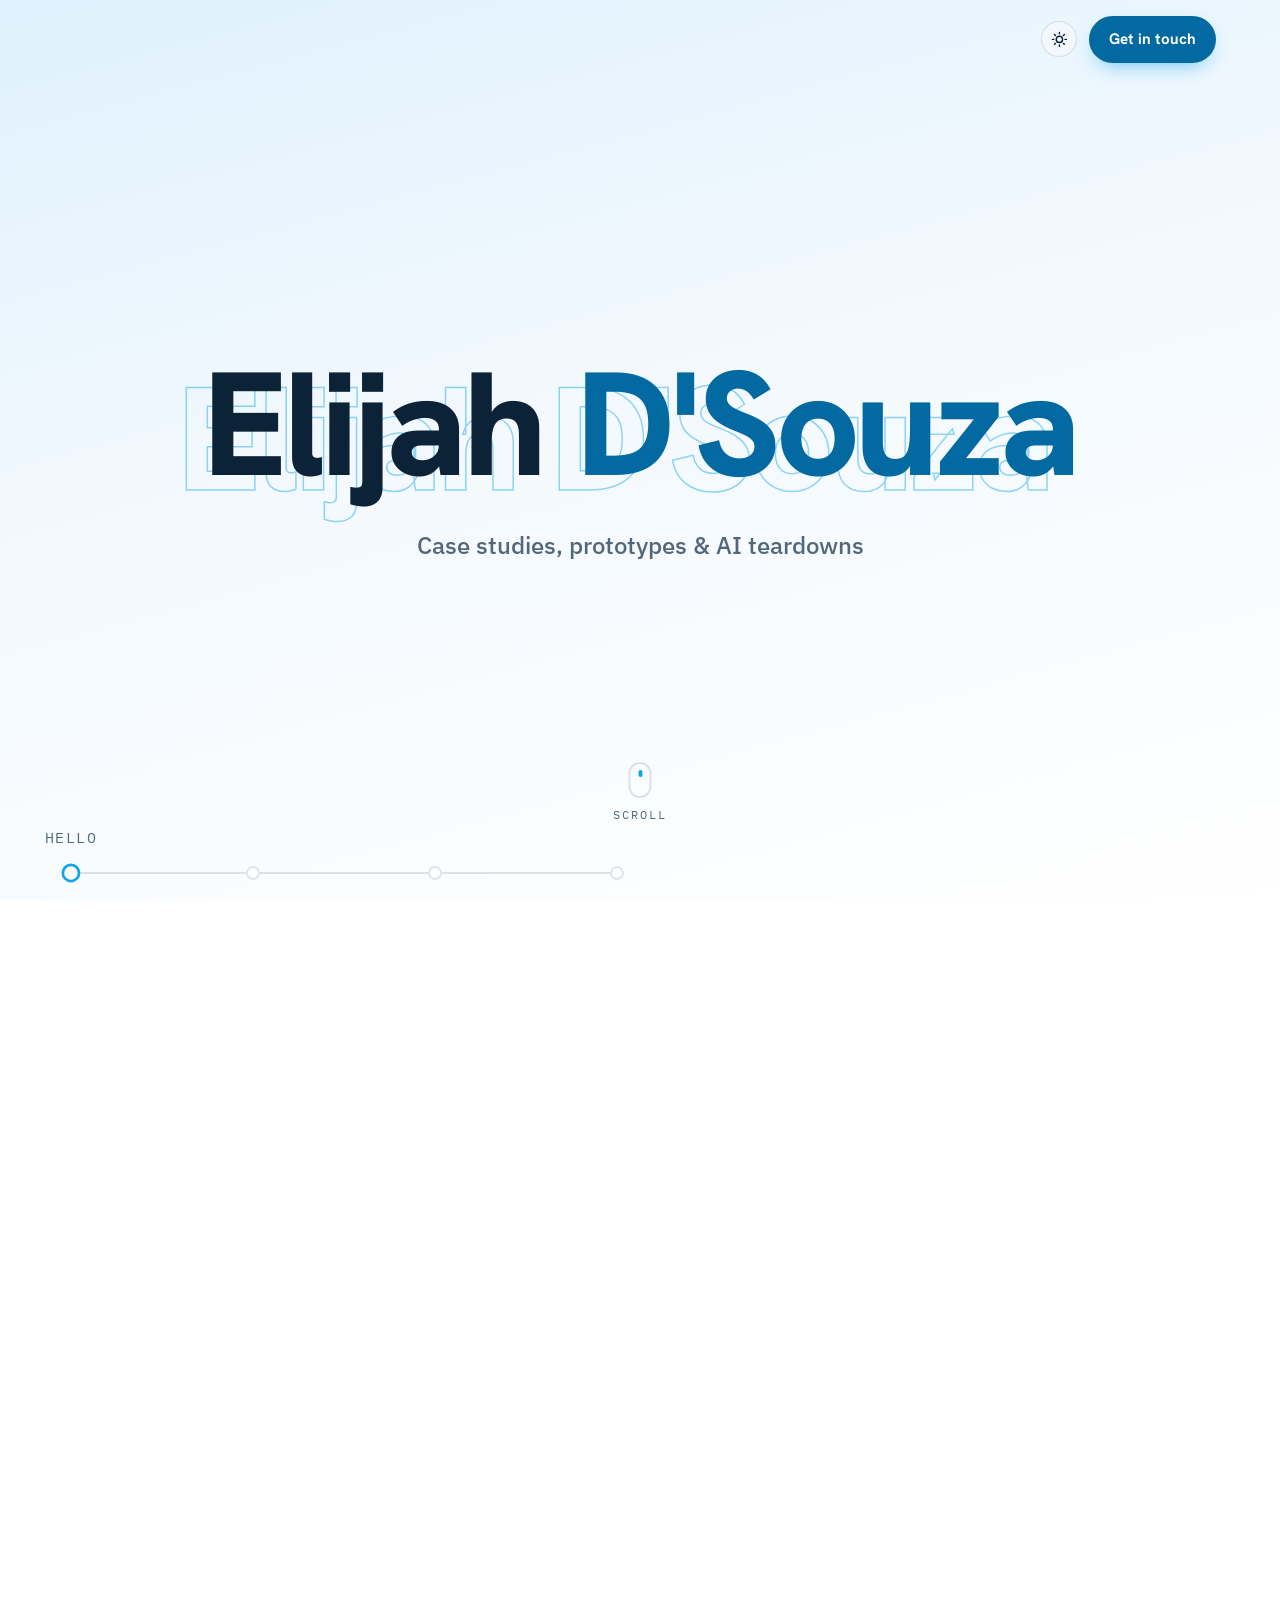
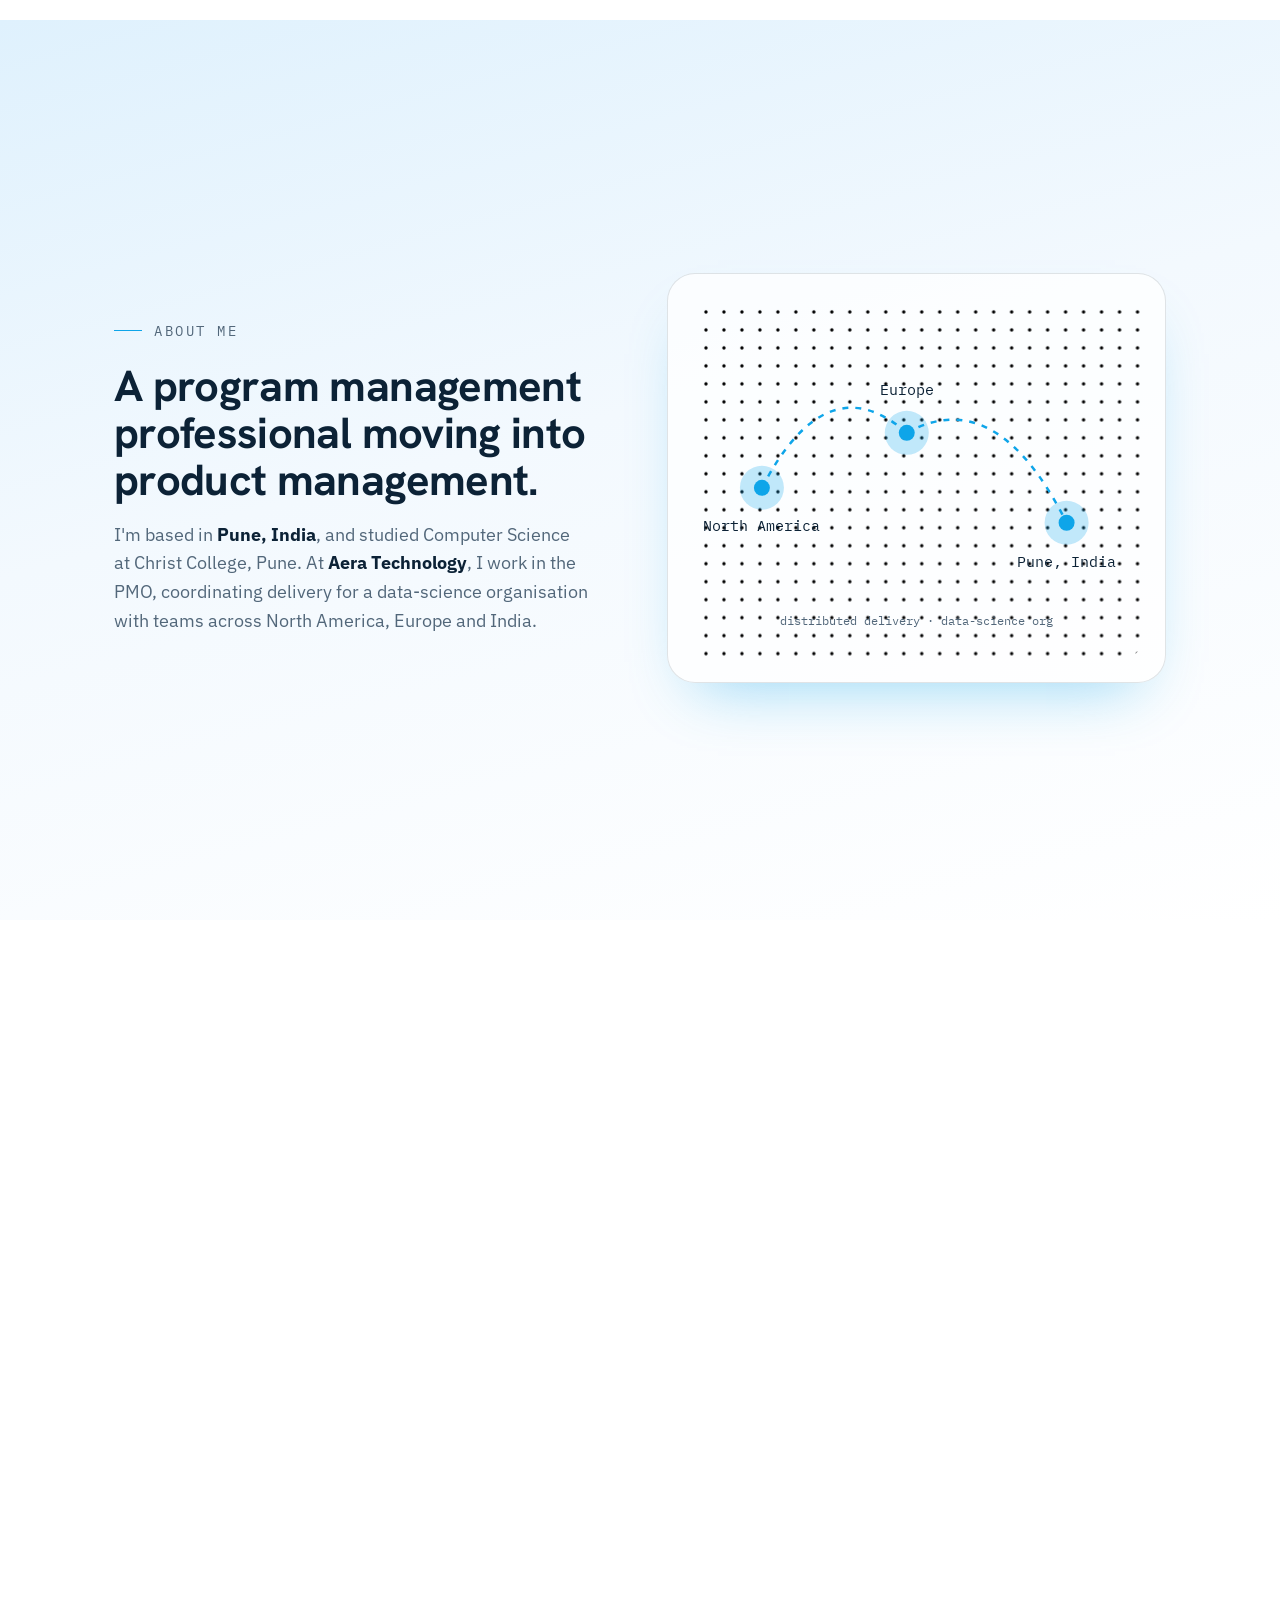
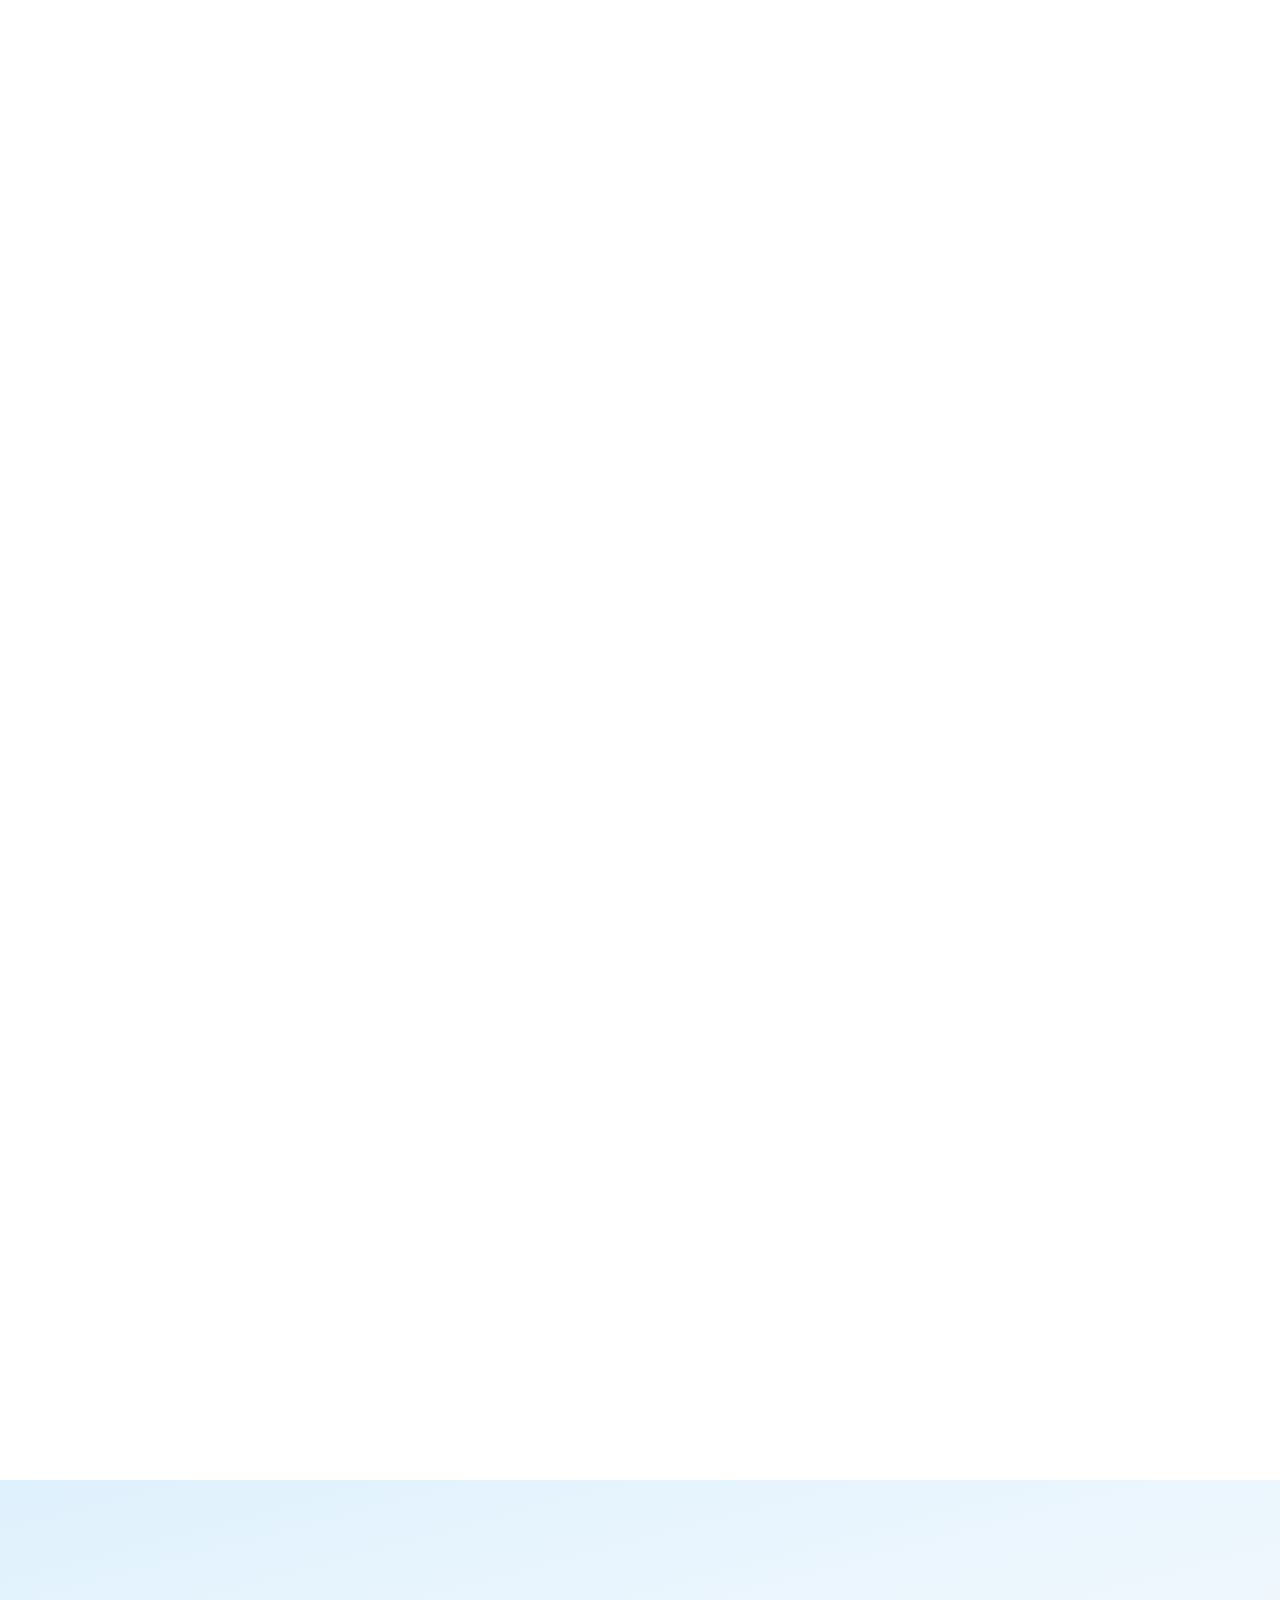
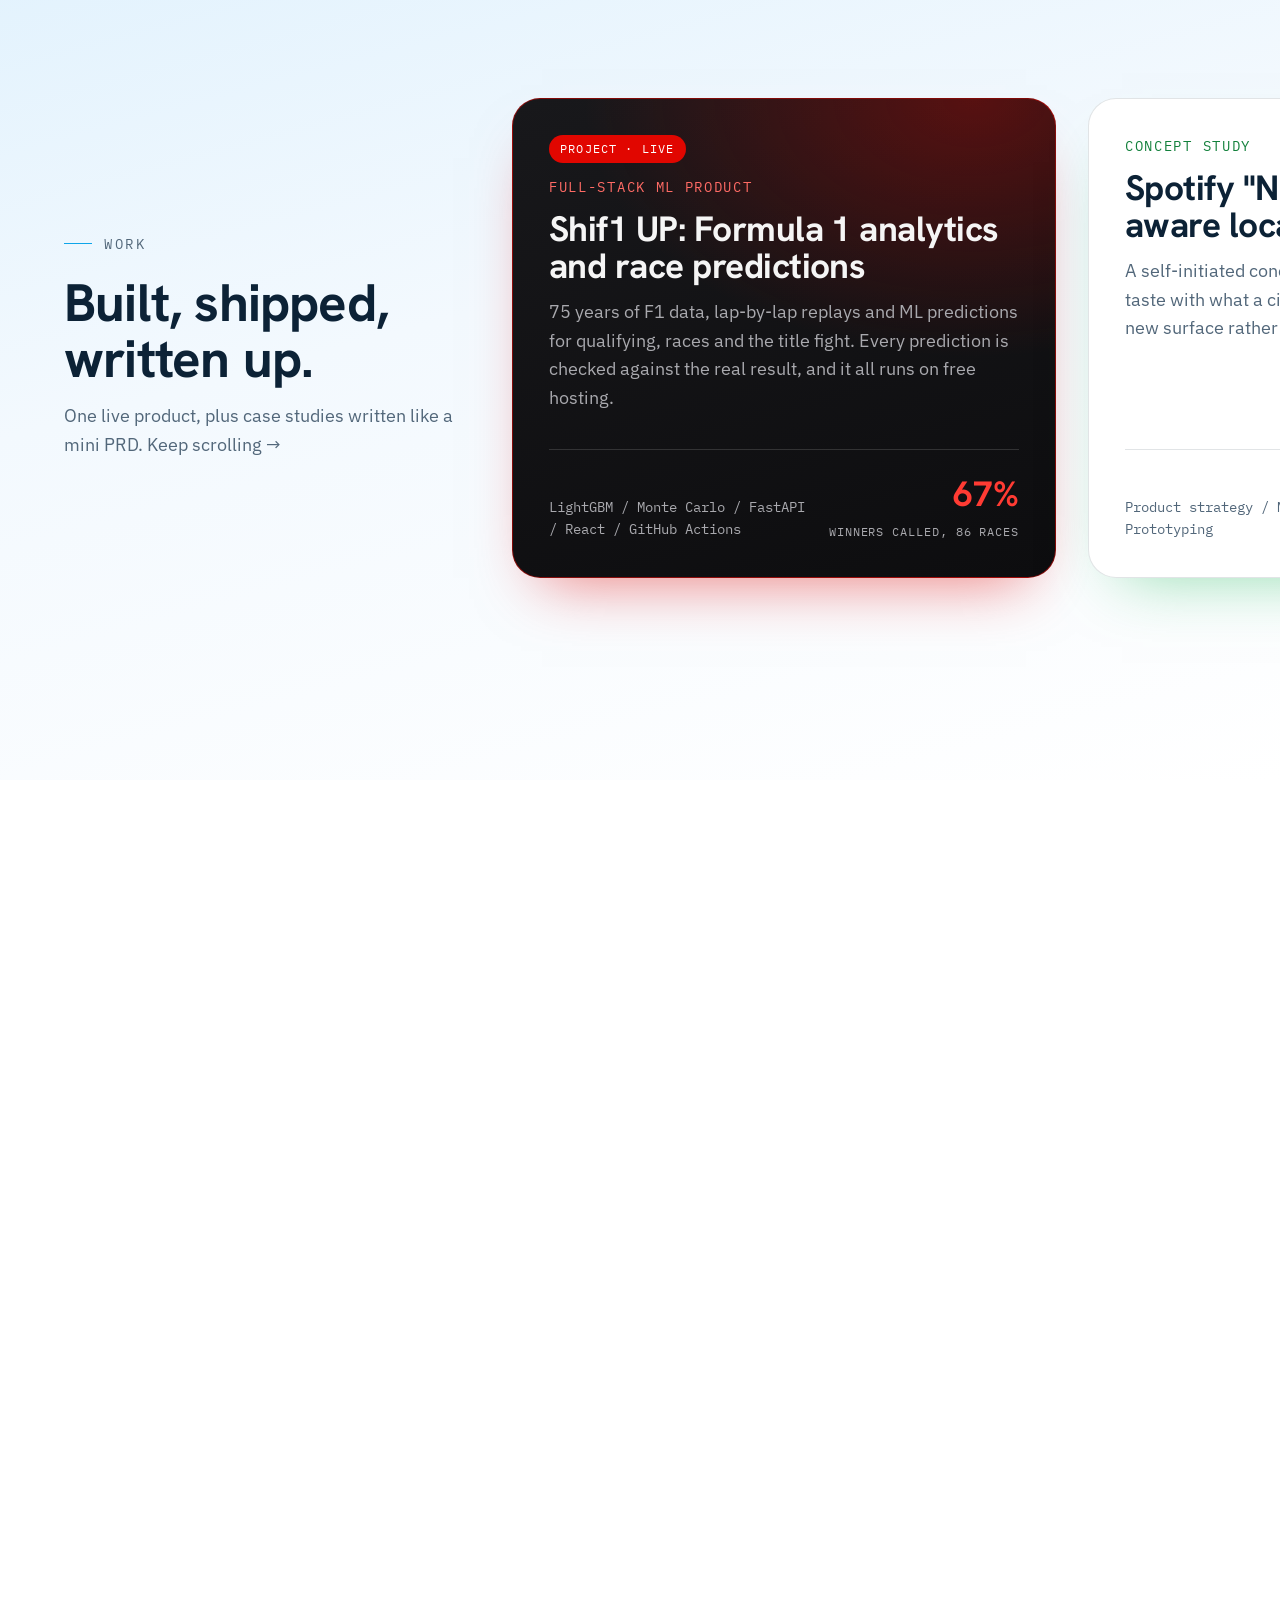
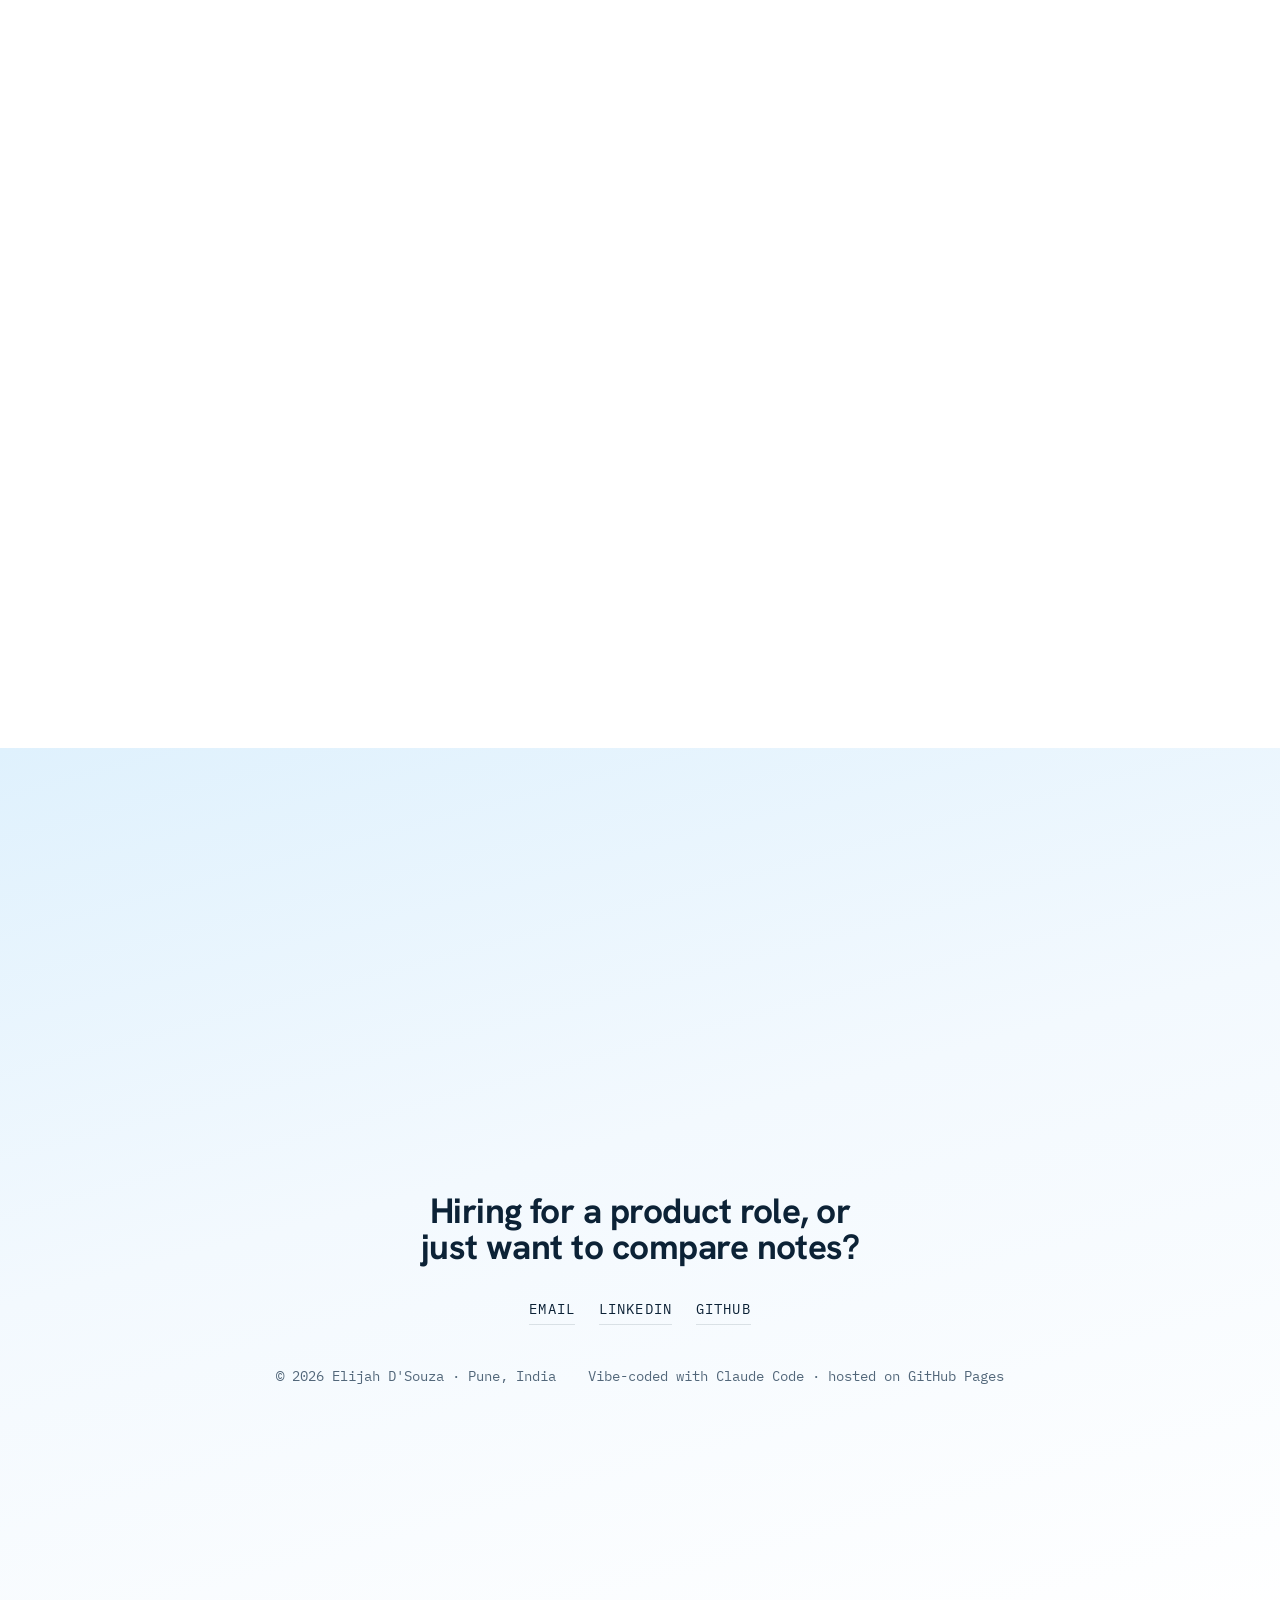
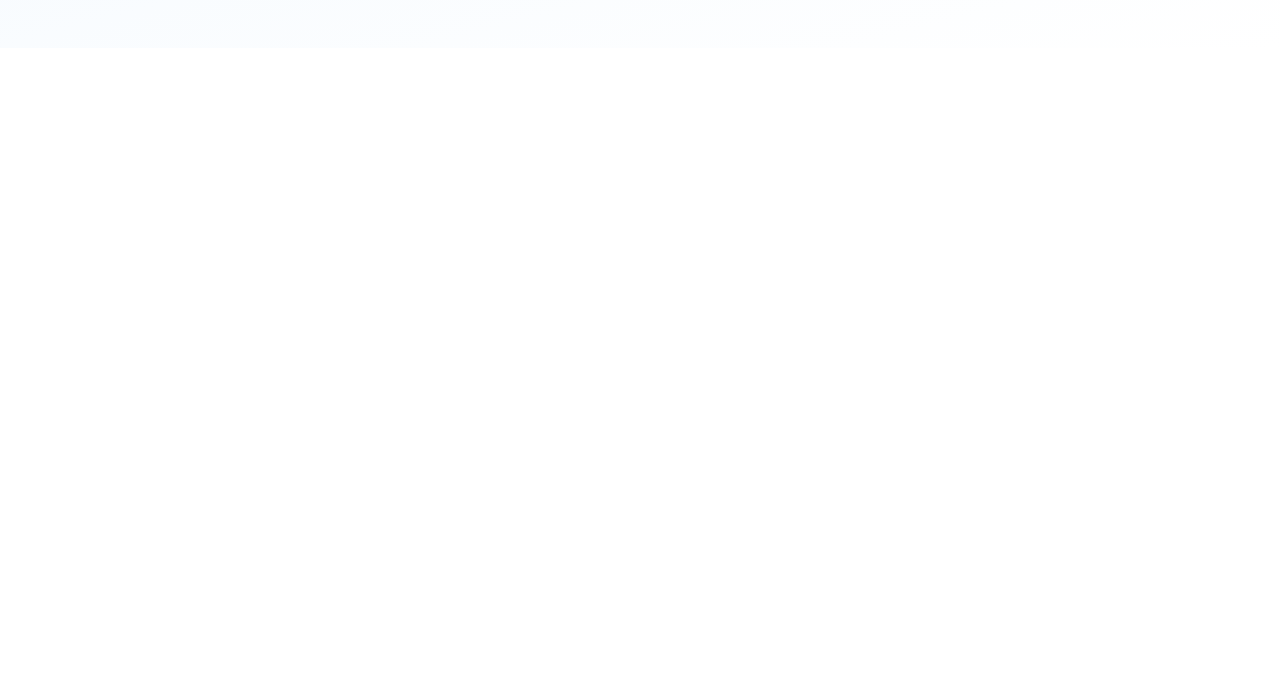
<file: index.html>
<!DOCTYPE html>
<html lang="en">
<head>
  <meta charset="UTF-8" />
  <meta name="viewport" content="width=device-width, initial-scale=1.0" />

  <title>Elijah D'Souza — Product</title>
  <meta name="description" content="Product case studies and prototypes by Elijah D'Souza, a PMO transitioning into product management. Based in Pune, open to remote roles." />
  <link rel="canonical" href="https://knightmare-26.github.io/product-portfolio/" />
  <meta property="og:type" content="website" />
  <meta property="og:site_name" content="Elijah D'Souza — Product" />
  <meta property="og:title" content="Elijah D'Souza — Product" />
  <meta property="og:description" content="Product case studies and prototypes by Elijah D'Souza, a PMO transitioning into product management. Based in Pune, open to remote roles." />
  <meta property="og:url" content="https://knightmare-26.github.io/product-portfolio/" />
  <meta property="og:image" content="https://knightmare-26.github.io/product-portfolio/assets/og.png" />
  <meta property="og:image:width" content="1200" />
  <meta property="og:image:height" content="630" />
  <meta property="og:image:alt" content="Elijah D'Souza — product case studies and AI teardowns" />
  <meta name="twitter:card" content="summary_large_image" />

  <link rel="icon" href="data:image/svg+xml,%3Csvg xmlns='http://www.w3.org/2000/svg' viewBox='0 0 32 32'%3E%3Crect width='32' height='32' rx='6' fill='%230ea5e9'/%3E%3Ctext x='16' y='22' font-family='monospace' font-size='16' fill='%23ffffff' text-anchor='middle'%3EE%3C/text%3E%3C/svg%3E" />
  <script>
    try { var t = localStorage.getItem("theme"); if (t === "dark" || t === "light") document.documentElement.dataset.theme = t; } catch (e) {}
    if (window.matchMedia("(prefers-reduced-motion: reduce)").matches) document.documentElement.classList.add("no-motion");
  </script>

  <link rel="preconnect" href="https://fonts.googleapis.com" />
  <link rel="preconnect" href="https://fonts.gstatic.com" crossorigin />
  <link rel="stylesheet" href="https://fonts.googleapis.com/css2?family=Hanken+Grotesk:wght@500;600;700;800&family=IBM+Plex+Mono:wght@400;500&family=IBM+Plex+Sans:wght@400;500;600&display=swap" />

  <link rel="stylesheet" href="./styles.css?v=20261019g" />
</head>
<body class="story">
  <a class="skip" href="#about">Skip to content</a>

  <header class="s-head">
    <a class="s-mark" href="#top" aria-label="Elijah D'Souza, back to the top"><span class="s-mark__name">Elijah <b>D'Souza</b></span><small>Product portfolio</small></a>
    <div class="s-head__end">
      <button class="theme-toggle" type="button" aria-label="Toggle dark mode" data-theme-toggle>
        <svg class="i-sun" viewBox="0 0 24 24" fill="none" stroke="currentColor" stroke-width="2" stroke-linecap="round" aria-hidden="true"><circle cx="12" cy="12" r="4.5"/><path d="M12 2v2M12 20v2M4.9 4.9l1.4 1.4M17.7 17.7l1.4 1.4M2 12h2M20 12h2M4.9 19.1l1.4-1.4M17.7 6.3l1.4-1.4"/></svg>
        <svg class="i-moon" viewBox="0 0 24 24" fill="none" stroke="currentColor" stroke-width="2" stroke-linejoin="round" aria-hidden="true"><path d="M20 14.5A8 8 0 0 1 9.5 4a8 8 0 1 0 10.5 10.5z"/></svg>
      </button>
      <a class="s-cta" href="#contact">Get in touch</a>
    </div>
  </header>

  <nav class="s-rail" aria-label="Story progress">
    <span class="s-rail__fill" aria-hidden="true"></span>
    <a href="#top"><span>Hello</span></a>
    <a href="#about"><span>About</span></a>
    <a href="#case-studies"><span>Work</span></a>
    <a href="#contact"><span>Say hi</span></a>
  </nav>

  <main>

    <!-- ============ 1 · HELLO ============ -->
    <section class="pin" id="top" style="--len:1.8" data-land="0">
      <div class="stage">
        <div class="stage__inner">
          <h1 class="hero-name"><span class="hero-name__echo" aria-hidden="true">Elijah D'Souza</span><span class="hero-name__inner" id="hero-name"><span class="w" style="--i:0">Elijah</span> <span class="w" style="--i:1"><b>D'Souza</b></span></span></h1>
          <p class="hero-sub">Case studies, prototypes &amp; AI teardowns</p>
        </div>
        <div class="scroll-cue" aria-hidden="true"><i></i>Scroll</div>
      </div>
    </section>

    <!-- ============ 2 · ABOUT ============ -->
    <section class="pin" id="about" style="--len:3.4" data-steps="3" data-land="0.02">
      <div class="stage">
        <div class="stage__inner about" data-step="0">
          <div class="steps">
            <div class="step">
              <p class="eyebrow">About me</p>
              <h2>A program management professional moving into product management.</h2>
              <p>I'm based in <strong>Pune, India</strong>, and studied Computer Science at Christ College, Pune. At <strong>Aera Technology</strong>, I work in the PMO, coordinating delivery for a data-science organisation with teams across North America, Europe and India.</p>
            </div>
            <div class="step">
              <p class="eyebrow">Product work</p>
              <h2>Hands-on product work on an agentic AI assistant.</h2>
              <p>Alongside my core role, I've spent the past year working on the agentic and generative AI assistant my team ships, contributing to discovery, specs, testing and internal adoption. I'm now looking for a full-time product management role, where I can learn from a strong product team.</p>
            </div>
            <div class="step">
              <p class="eyebrow">Learning</p>
              <h2>Always learning.</h2>
              <p>My recent certifications cover product analytics (Packt); product management (IBM, Pendo); AI fluency (Anthropic); generative AI, LLMs and responsible AI (Google); and Scrum and generative AI for project managers (PMI). Earlier coursework included Python, IoT and Google Analytics.</p>
            </div>
          </div>

          <div class="scene" aria-hidden="true">
            <div class="scene__card"></div>

            <div class="layer layer--0">
              <svg viewBox="0 0 500 410">
                <defs><pattern id="dotgrid" width="18" height="18" patternUnits="userSpaceOnUse"><circle cx="3" cy="3" r="1.7" /></pattern></defs>
                <g class="l-dots"><rect x="24" y="24" width="452" height="362" rx="20" fill="url(#dotgrid)" /></g>
                <path class="l-arc" d="M95 215 Q160 90 240 160" />
                <path class="l-arc" d="M240 160 Q330 110 400 250" />
                <circle class="l-halo" cx="95" cy="215" r="22" />
                <circle class="l-pin" cx="95" cy="215" r="8" />
                <circle class="l-halo" cx="240" cy="160" r="22" />
                <circle class="l-pin" cx="240" cy="160" r="8" />
                <circle class="l-halo" cx="400" cy="250" r="22" />
                <circle class="l-pin" cx="400" cy="250" r="8" />
                <text class="l-label" x="95" y="258" text-anchor="middle">North America</text>
                <text class="l-label" x="240" y="122" text-anchor="middle">Europe</text>
                <text class="l-label" x="400" y="294" text-anchor="middle">Pune, India</text>
                <text class="l-sub" x="250" y="352" text-anchor="middle">distributed delivery · data-science org</text>
              </svg>
            </div>

            <div class="layer layer--1 orbit" style="--R:clamp(6.5rem, 13vw, 10.5rem)">
              <div class="orbit__core">Agentic AI<br>assistant</div>
              <span class="chip" style="--i:0; --x:calc(var(--R) * -0.72); --y:calc(var(--R) * -0.74)">Discovery</span>
              <span class="chip" style="--i:1; --x:calc(var(--R) * 0.72); --y:calc(var(--R) * -0.74)">Specs</span>
              <span class="chip" style="--i:2; --x:calc(var(--R) * 0.72); --y:calc(var(--R) * 0.74)">Testing</span>
              <span class="chip" style="--i:3; --x:calc(var(--R) * -0.72); --y:calc(var(--R) * 0.74)">Internal adoption</span>
            </div>

            <div class="layer layer--2 badges">
              <div class="badge" style="--i:0"><i></i><b>Product Analytics</b><em>Packt</em></div>
              <div class="badge" style="--i:1"><i></i><b>Intro to Product Management</b><em>IBM</em></div>
              <div class="badge" style="--i:2"><i></i><b>PM Basics</b><em>Pendo</em></div>
              <div class="badge" style="--i:3"><i></i><b>AI Fluency</b><em>Anthropic</em></div>
              <div class="badge" style="--i:4"><i></i><b>Generative AI &amp; LLMs</b><em>Google</em></div>
              <div class="badge" style="--i:5"><i></i><b>The Basics of Scrum</b><em>PMI</em></div>
            </div>
          </div>
        </div>
      </div>
    </section>

    <!-- ============ 3 · WORK ============ -->
    <section class="pin work-pin" id="case-studies" data-land="0">
      <div class="stage work-stage">
        <div class="track" id="track">
          <div class="track__intro">
            <p class="eyebrow">Work</p>
            <h2>Built, shipped, written up.</h2>
            <p>One live product, plus case studies written like a mini PRD. Keep scrolling →</p>
          </div>

          <a class="panel panel--featured t-f1" href="./shif1-up.html">
            <span class="panel__top"><span class="panel__flag">Project · Live</span></span>
            <span class="panel__kind">Full-stack ML product</span>
            <h3>Shif1 UP: Formula 1 analytics and race predictions</h3>
            <p>75 years of F1 data, lap-by-lap replays and ML predictions for qualifying, races and the title fight. Every prediction is checked against the real result, and it all runs on free hosting.</p>
            <span class="panel__foot">
              <span class="panel__tags">LightGBM / Monte Carlo / FastAPI / React / GitHub Actions</span>
              <span class="panel__metric"><b>67%</b><span>winners called, 86 races</span></span>
            </span>
          </a>

          <a class="panel t-spotify" href="./case-study-1.html">
            <span class="panel__kind">Concept study</span>
            <h3>Spotify "Nearby": context-aware local music discovery</h3>
            <p>A self-initiated concept: blending a listener's personal taste with what a city is actually streaming, scoped to one new surface rather than a platform redesign.</p>
            <span class="panel__foot">
              <span class="panel__tags">Product strategy / MVP scoping / Prototyping</span>
              <span class="panel__metric"><b>0→1</b><span>concept + live prototype</span></span>
            </span>
          </a>

          <a class="panel t-claude" href="./case-study-2.html">
            <span class="panel__kind">Product teardown</span>
            <h3>Claude Code: what's under the hood, and where it breaks</h3>
            <p>A product teardown of Anthropic's coding agent: the model-plus-harness engine, where it lifts team productivity, where it falls short, and the gaps I'd prioritise.</p>
            <span class="panel__foot">
              <span class="panel__tags">Product teardown / AI / dev tools / Prioritisation</span>
              <span class="panel__metric"><b>4</b><span>ranked opportunities</span></span>
            </span>
          </a>

          <!-- ▼▼ ADD MORE CASE STUDIES HERE ▼▼
               Copy an <a class="panel"> block above, bump the number, and point it
               at a new case-study-N.html.
          ▲▲ -->

          <div class="panel panel--soon">
            <span class="panel__kind">Next up</span>
            <h3>More case studies on the way.</h3>
            <p>Hiring for a product role? <a href="#contact">Say hi</a>.</p>
          </div>
        </div>
      </div>
    </section>

    <!-- ============ 4 · CONTACT ============ -->
    <section class="pin" id="contact" style="--len:1.7" data-land="0.6">
      <div class="stage">
        <div class="stage__inner outro">
          <p class="outro__word" aria-label="Say hi"><span style="--i:0">S</span><span style="--i:1">a</span><span style="--i:2">y</span>&nbsp;<span style="--i:3">h</span><span style="--i:4">i</span><span style="--i:5">.</span></p>
          <h2>Hiring for a product role, or just want to compare notes?</h2>
          <div class="contact__links">
            <a href="mailto:elijah26.dsouza@gmail.com" target="_blank" rel="noopener">Email</a>
            <a href="https://www.linkedin.com/in/elijahdsouza/" target="_blank" rel="noopener">LinkedIn</a>
            <a href="https://github.com/knightmare-26" target="_blank" rel="noopener">GitHub</a>
          </div>
          <footer class="foot">
            <span>© <span data-year></span> Elijah D'Souza · Pune, India</span>
            <span>Vibe-coded with Claude Code · hosted on GitHub Pages</span>
          </footer>
        </div>
      </div>
    </section>
  </main>

  <script src="./main.js?v=20261019a"></script>
</body>
</html>
</file>
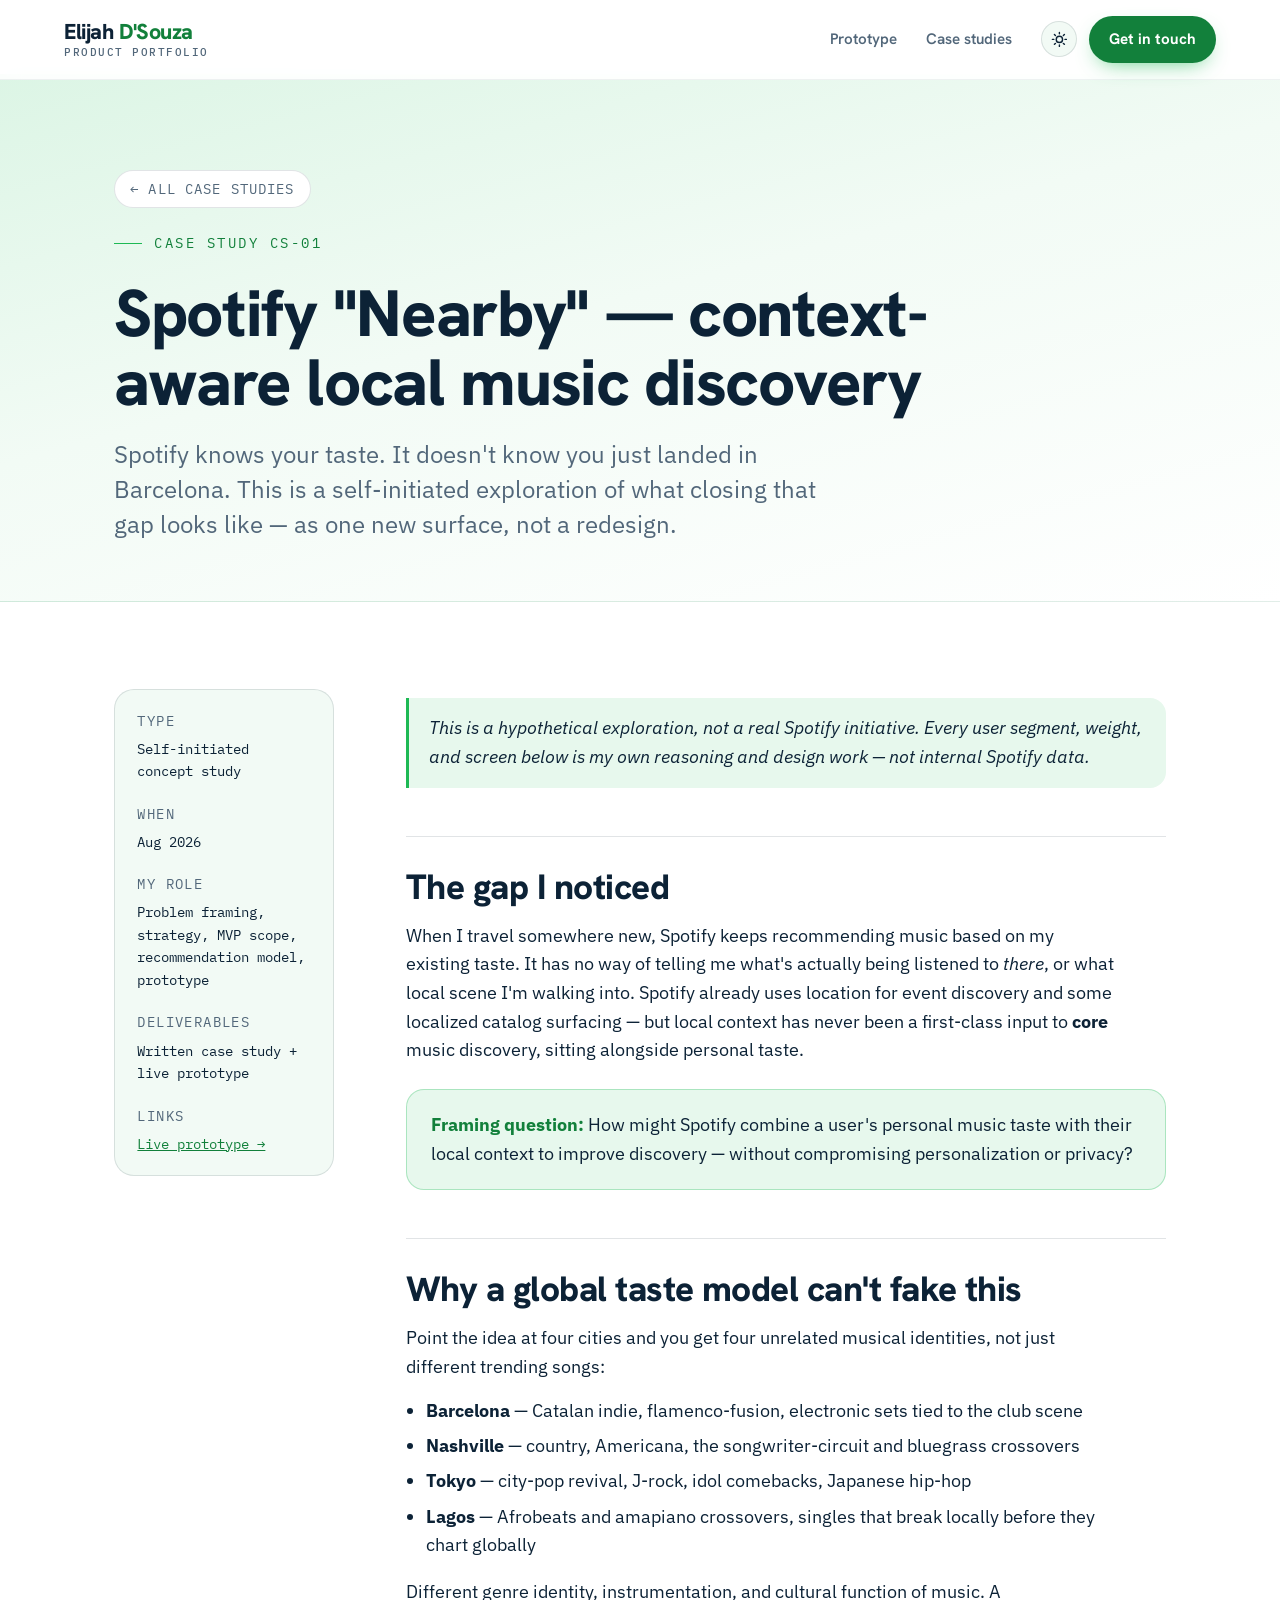
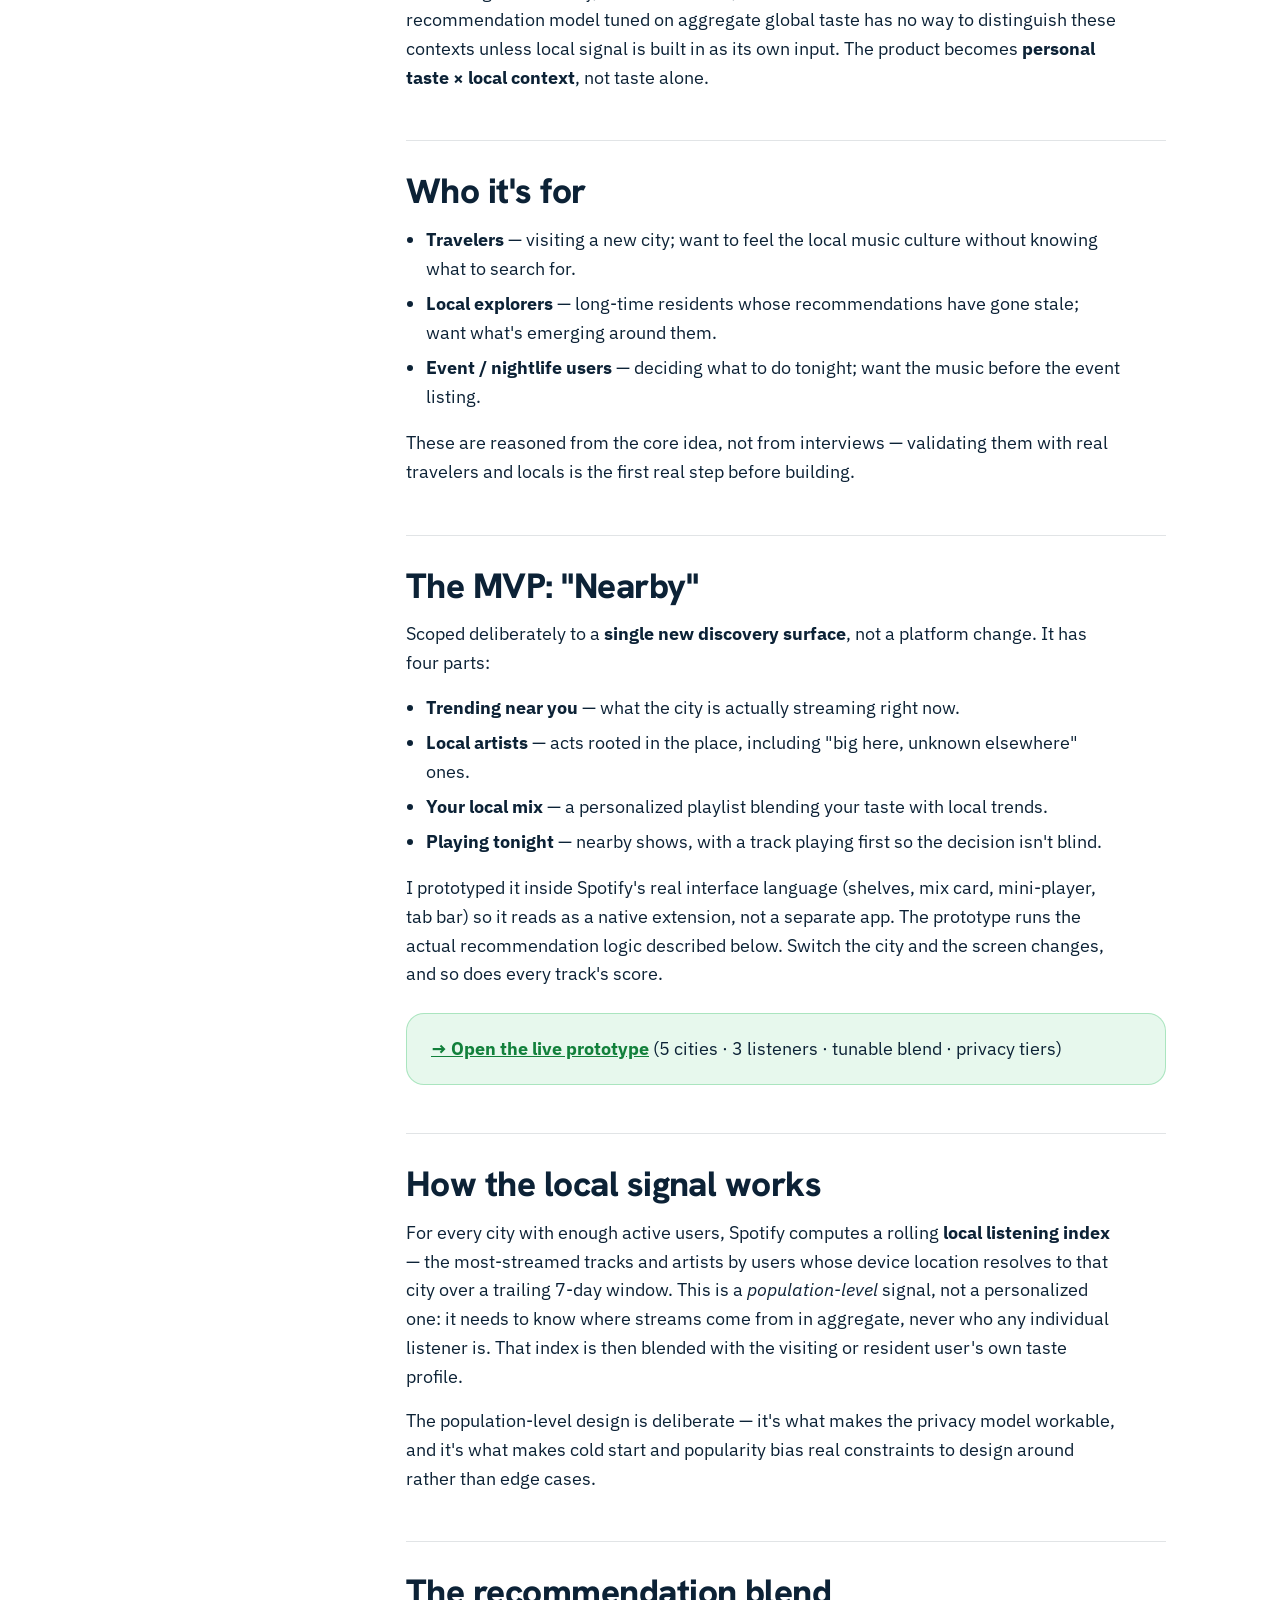
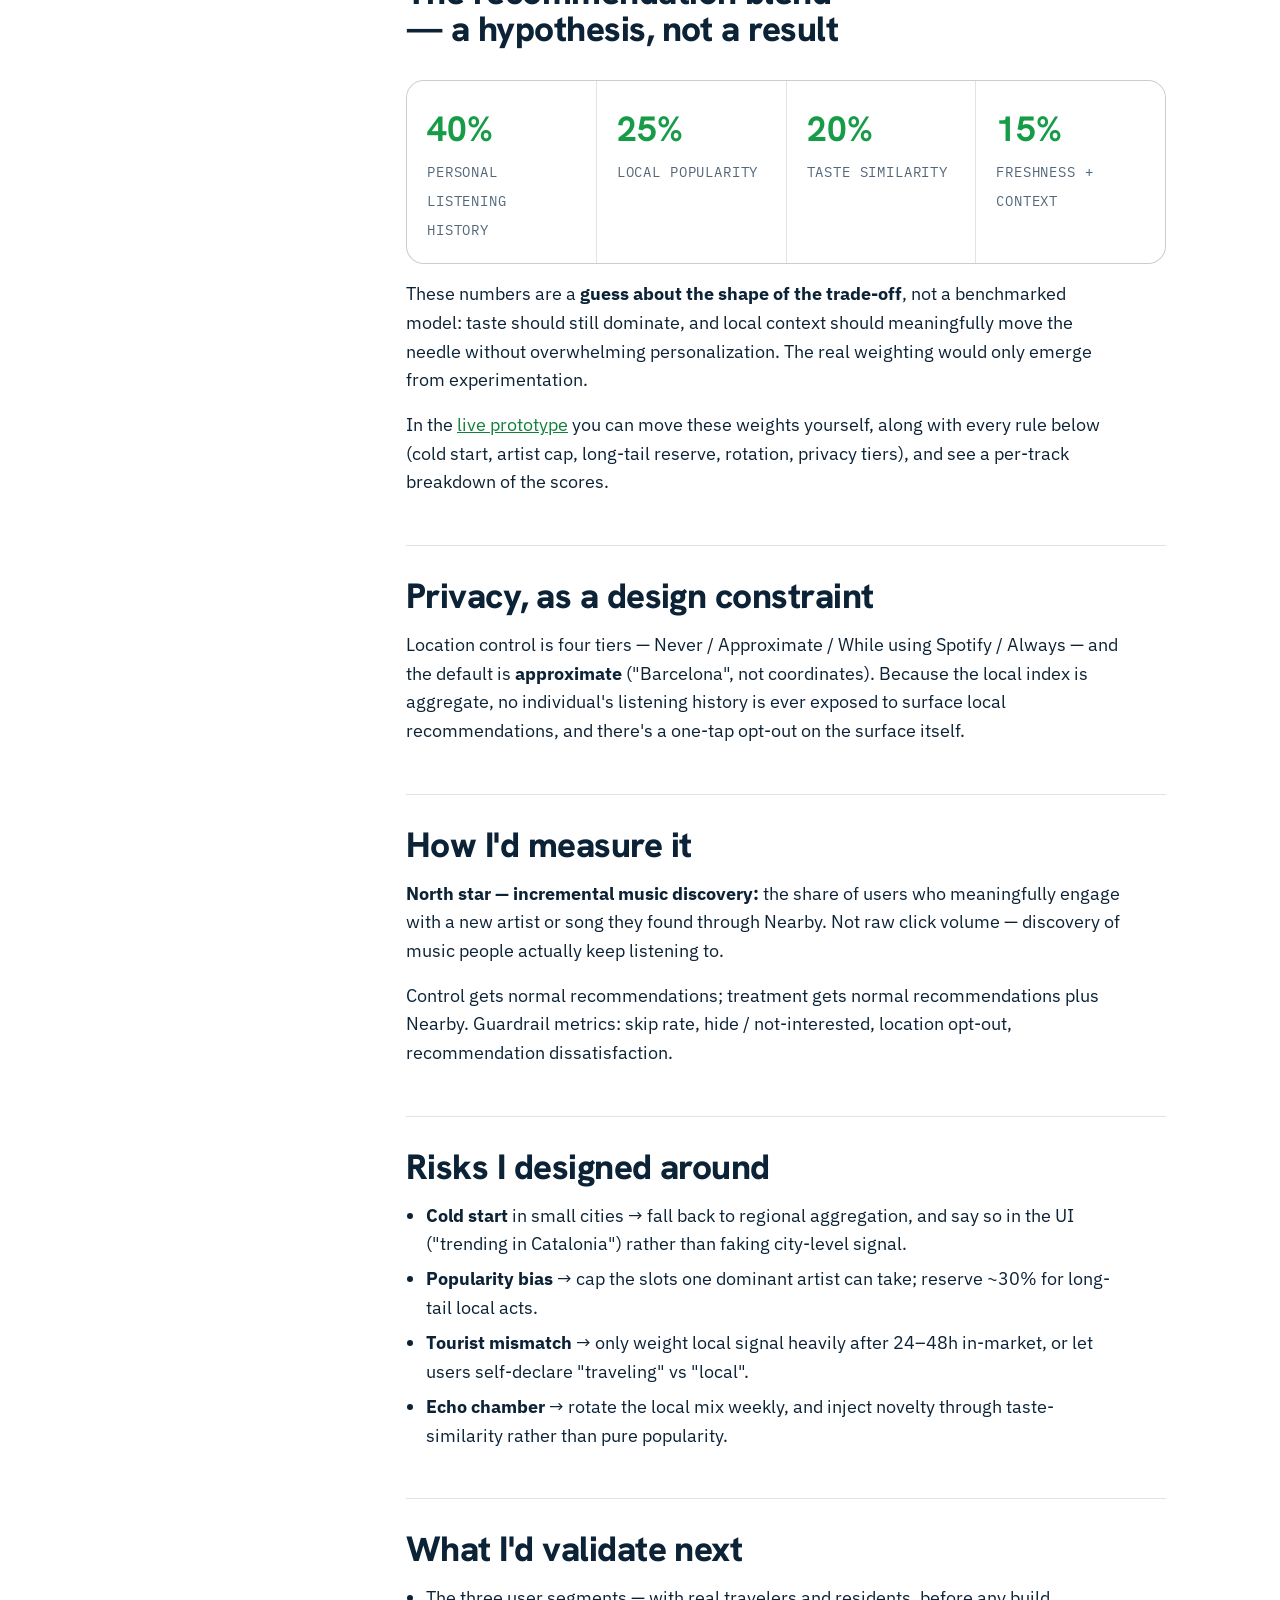
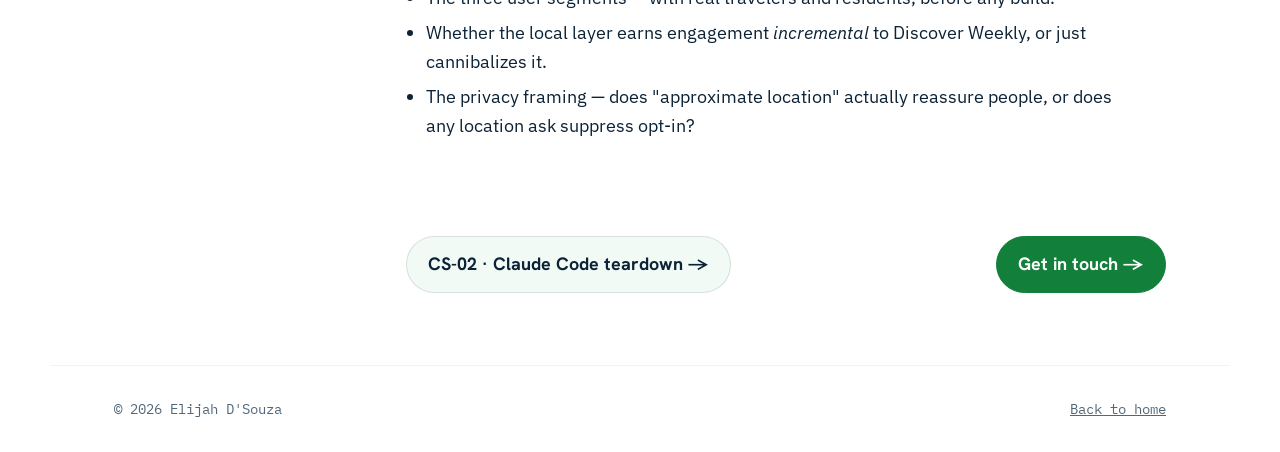
<file: case-study-1.html>
<!DOCTYPE html>
<html lang="en">
<head>
  <meta charset="UTF-8" />
  <meta name="viewport" content="width=device-width, initial-scale=1.0" />
  <title>CS-01 · Spotify "Nearby" — Elijah D'Souza</title>
  <meta name="description" content="A self-initiated product case study: blending personal music taste with local context in one new Spotify discovery surface." />
  <link rel="canonical" href="https://knightmare-26.github.io/product-portfolio/case-study-1.html" />
  <meta property="og:type" content="article" />
  <meta property="og:site_name" content="Elijah D'Souza — Product" />
  <meta property="og:title" content="CS-01 · Spotify &quot;Nearby&quot; — Elijah D'Souza" />
  <meta property="og:description" content="A self-initiated product case study: blending personal music taste with local context in one new Spotify discovery surface." />
  <meta property="og:url" content="https://knightmare-26.github.io/product-portfolio/case-study-1.html" />
  <meta property="og:image" content="https://knightmare-26.github.io/product-portfolio/assets/og.png" />
  <meta property="og:image:width" content="1200" />
  <meta property="og:image:height" content="630" />
  <meta property="og:image:alt" content="Elijah D'Souza — product case studies and AI teardowns" />
  <meta name="twitter:card" content="summary_large_image" />
  <link rel="icon" href="data:image/svg+xml,%3Csvg xmlns='http://www.w3.org/2000/svg' viewBox='0 0 32 32'%3E%3Crect width='32' height='32' rx='6' fill='%230ea5e9'/%3E%3Ctext x='16' y='22' font-family='monospace' font-size='16' fill='%23ffffff' text-anchor='middle'%3EE%3C/text%3E%3C/svg%3E" />
  <script>try { var t = localStorage.getItem("theme"); if (t === "dark" || t === "light") document.documentElement.dataset.theme = t; } catch (e) {}</script>
  <link rel="preconnect" href="https://fonts.googleapis.com" />
  <link rel="preconnect" href="https://fonts.gstatic.com" crossorigin />
  <link rel="stylesheet" href="https://fonts.googleapis.com/css2?family=Hanken+Grotesk:wght@500;600;700;800&family=IBM+Plex+Mono:wght@400;500&family=IBM+Plex+Sans:wght@400;500;600&display=swap" />
  <link rel="stylesheet" href="./styles.css?v=20261019g" />
</head>
<body class="cs-page t-spotify">
  <a class="skip" href="#cs">Skip to case study</a>

  <header class="s-head s-head--page">
    <a class="s-mark" href="./index.html">Elijah <b>D'Souza</b><small>Product portfolio</small></a>
    <div class="s-head__end">
      <nav class="s-links" aria-label="Primary">
        <a href="./spotify-nearby-prototype.html">Prototype</a>
        <a href="./index.html#case-studies">Case studies</a>
      </nav>
      <button class="theme-toggle" type="button" aria-label="Toggle dark mode" data-theme-toggle>
        <svg class="i-sun" viewBox="0 0 24 24" fill="none" stroke="currentColor" stroke-width="2" stroke-linecap="round" aria-hidden="true"><circle cx="12" cy="12" r="4.5"/><path d="M12 2v2M12 20v2M4.9 4.9l1.4 1.4M17.7 17.7l1.4 1.4M2 12h2M20 12h2M4.9 19.1l1.4-1.4M17.7 6.3l1.4-1.4"/></svg>
        <svg class="i-moon" viewBox="0 0 24 24" fill="none" stroke="currentColor" stroke-width="2" stroke-linejoin="round" aria-hidden="true"><path d="M20 14.5A8 8 0 0 1 9.5 4a8 8 0 1 0 10.5 10.5z"/></svg>
      </button>
      <a class="s-cta" href="./index.html#contact">Get in touch</a>
    </div>
    <span class="read-bar" aria-hidden="true"><span></span></span>
  </header>

  <main id="cs">
    <section class="wrap cs-hero">
      <a class="cs-back" href="./index.html#case-studies">← All case studies</a>
      <p class="eyebrow cs-hero__eyebrow">Case study CS-01</p>
      <h1>Spotify "Nearby" — context-aware local music discovery</h1>
      <p class="lead">Spotify knows your taste. It doesn't know you just landed in Barcelona. This is a self-initiated exploration of what closing that gap looks like — as one new surface, not a redesign.</p>
    </section>

    <section class="wrap section">
      <div class="cs-layout">

        <dl class="cs-meta">
          <div><dt>Type</dt><dd>Self-initiated concept study</dd></div>
          <div><dt>When</dt><dd>Aug 2026</dd></div>
          <div><dt>My role</dt><dd>Problem framing, strategy, MVP scope, recommendation model, prototype</dd></div>
          <div><dt>Deliverables</dt><dd>Written case study + live prototype</dd></div>
          <div><dt>Links</dt><dd><a href="./spotify-nearby-prototype.html">Live prototype →</a></dd></div>
        </dl>

        <div class="cs-body">
          <blockquote>This is a hypothetical exploration, not a real Spotify initiative. Every user segment, weight, and screen below is my own reasoning and design work — not internal Spotify data.</blockquote>

          <h2>The gap I noticed</h2>
          <p>When I travel somewhere new, Spotify keeps recommending music based on my existing taste. It has no way of telling me what's actually being listened to <em>there</em>, or what local scene I'm walking into. Spotify already uses location for event discovery and some localized catalog surfacing — but local context has never been a first-class input to <strong>core</strong> music discovery, sitting alongside personal taste.</p>

          <div class="callout">
            <p><strong>Framing question:</strong> How might Spotify combine a user's personal music taste with their local context to improve discovery — without compromising personalization or privacy?</p>
          </div>

          <h2>Why a global taste model can't fake this</h2>
          <p>Point the idea at four cities and you get four unrelated musical identities, not just different trending songs:</p>
          <ul>
            <li><strong>Barcelona</strong> — Catalan indie, flamenco-fusion, electronic sets tied to the club scene</li>
            <li><strong>Nashville</strong> — country, Americana, the songwriter-circuit and bluegrass crossovers</li>
            <li><strong>Tokyo</strong> — city-pop revival, J-rock, idol comebacks, Japanese hip-hop</li>
            <li><strong>Lagos</strong> — Afrobeats and amapiano crossovers, singles that break locally before they chart globally</li>
          </ul>
          <p>Different genre identity, instrumentation, and cultural function of music. A recommendation model tuned on aggregate global taste has no way to distinguish these contexts unless local signal is built in as its own input. The product becomes <strong>personal taste × local context</strong>, not taste alone.</p>

          <h2>Who it's for</h2>
          <ul>
            <li><strong>Travelers</strong> — visiting a new city; want to feel the local music culture without knowing what to search for.</li>
            <li><strong>Local explorers</strong> — long-time residents whose recommendations have gone stale; want what's emerging around them.</li>
            <li><strong>Event / nightlife users</strong> — deciding what to do tonight; want the music before the event listing.</li>
          </ul>
          <p>These are reasoned from the core idea, not from interviews — validating them with real travelers and locals is the first real step before building.</p>

          <h2>The MVP: "Nearby"</h2>
          <p>Scoped deliberately to a <strong>single new discovery surface</strong>, not a platform change. It has four parts:</p>
          <ul>
            <li><strong>Trending near you</strong> — what the city is actually streaming right now.</li>
            <li><strong>Local artists</strong> — acts rooted in the place, including "big here, unknown elsewhere" ones.</li>
            <li><strong>Your local mix</strong> — a personalized playlist blending your taste with local trends.</li>
            <li><strong>Playing tonight</strong> — nearby shows, with a track playing first so the decision isn't blind.</li>
          </ul>
          <p>I prototyped it inside Spotify's real interface language (shelves, mix card, mini-player, tab bar) so it reads as a native extension, not a separate app. The prototype runs the actual recommendation logic described below. Switch the city and the screen changes, and so does every track's score.</p>
          <div class="callout">
            <p><a href="./spotify-nearby-prototype.html"><strong>→ Open the live prototype</strong></a> (5 cities · 3 listeners · tunable blend · privacy tiers)</p>
          </div>

          <h2>How the local signal works</h2>
          <p>For every city with enough active users, Spotify computes a rolling <strong>local listening index</strong> — the most-streamed tracks and artists by users whose device location resolves to that city over a trailing 7-day window. This is a <em>population-level</em> signal, not a personalized one: it needs to know where streams come from in aggregate, never who any individual listener is. That index is then blended with the visiting or resident user's own taste profile.</p>
          <p>The population-level design is deliberate — it's what makes the privacy model workable, and it's what makes cold start and popularity bias real constraints to design around rather than edge cases.</p>

          <h2>The recommendation blend — a hypothesis, not a result</h2>
          <div class="metric-band">
            <div><b>40%</b><span>personal listening history</span></div>
            <div><b>25%</b><span>local popularity</span></div>
            <div><b>20%</b><span>taste similarity</span></div>
            <div><b>15%</b><span>freshness + context</span></div>
          </div>
          <p>These numbers are a <strong>guess about the shape of the trade-off</strong>, not a benchmarked model: taste should still dominate, and local context should meaningfully move the needle without overwhelming personalization. The real weighting would only emerge from experimentation.</p>
          <p>In the <a href="./spotify-nearby-prototype.html">live prototype</a> you can move these weights yourself, along with every rule below (cold start, artist cap, long-tail reserve, rotation, privacy tiers), and see a per-track breakdown of the scores.</p>

          <h2>Privacy, as a design constraint</h2>
          <p>Location control is four tiers — Never / Approximate / While using Spotify / Always — and the default is <strong>approximate</strong> ("Barcelona", not coordinates). Because the local index is aggregate, no individual's listening history is ever exposed to surface local recommendations, and there's a one-tap opt-out on the surface itself.</p>

          <h2>How I'd measure it</h2>
          <p><strong>North star — incremental music discovery:</strong> the share of users who meaningfully engage with a new artist or song they found through Nearby. Not raw click volume — discovery of music people actually keep listening to.</p>
          <p>Control gets normal recommendations; treatment gets normal recommendations plus Nearby. Guardrail metrics: skip rate, hide / not-interested, location opt-out, recommendation dissatisfaction.</p>

          <h2>Risks I designed around</h2>
          <ul>
            <li><strong>Cold start</strong> in small cities → fall back to regional aggregation, and say so in the UI ("trending in Catalonia") rather than faking city-level signal.</li>
            <li><strong>Popularity bias</strong> → cap the slots one dominant artist can take; reserve ~30% for long-tail local acts.</li>
            <li><strong>Tourist mismatch</strong> → only weight local signal heavily after 24–48h in-market, or let users self-declare "traveling" vs "local".</li>
            <li><strong>Echo chamber</strong> → rotate the local mix weekly, and inject novelty through taste-similarity rather than pure popularity.</li>
          </ul>

          <h2>What I'd validate next</h2>
          <ul>
            <li>The three user segments — with real travelers and residents, before any build.</li>
            <li>Whether the local layer earns engagement <em>incremental</em> to Discover Weekly, or just cannibalizes it.</li>
            <li>The privacy framing — does "approximate location" actually reassure people, or does any location ask suppress opt-in?</li>
          </ul>

          <div class="cs-next">
            <a href="./case-study-2.html">CS-02 · Claude Code teardown →</a>
            <a href="./index.html#contact">Get in touch →</a>
          </div>
        </div>
      </div>
    </section>
  </main>

  <footer class="foot wrap">
    <span>© <span data-year></span> Elijah D'Souza</span>
    <span><a class="foot__link" href="./index.html">Back to home</a></span>
  </footer>

  <script src="./main.js?v=20261019a"></script>
</body>
</html>
</file>
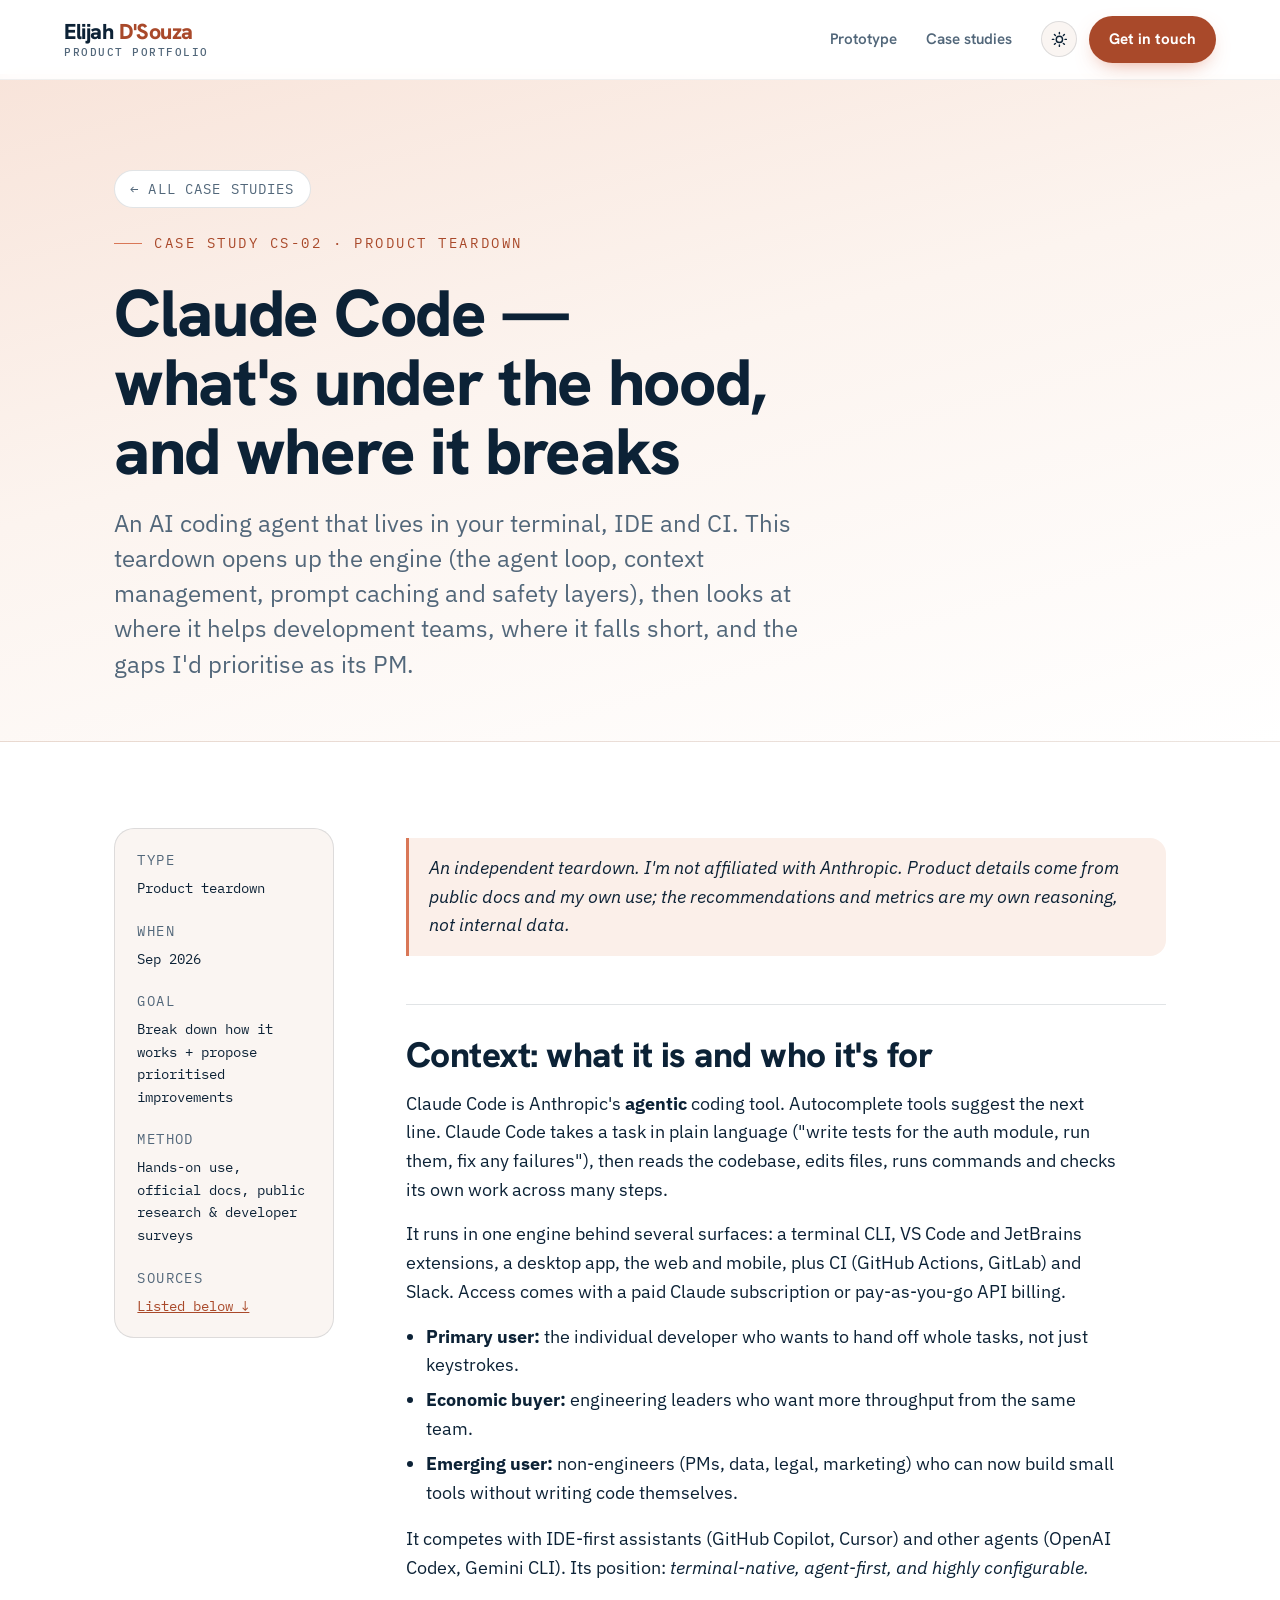
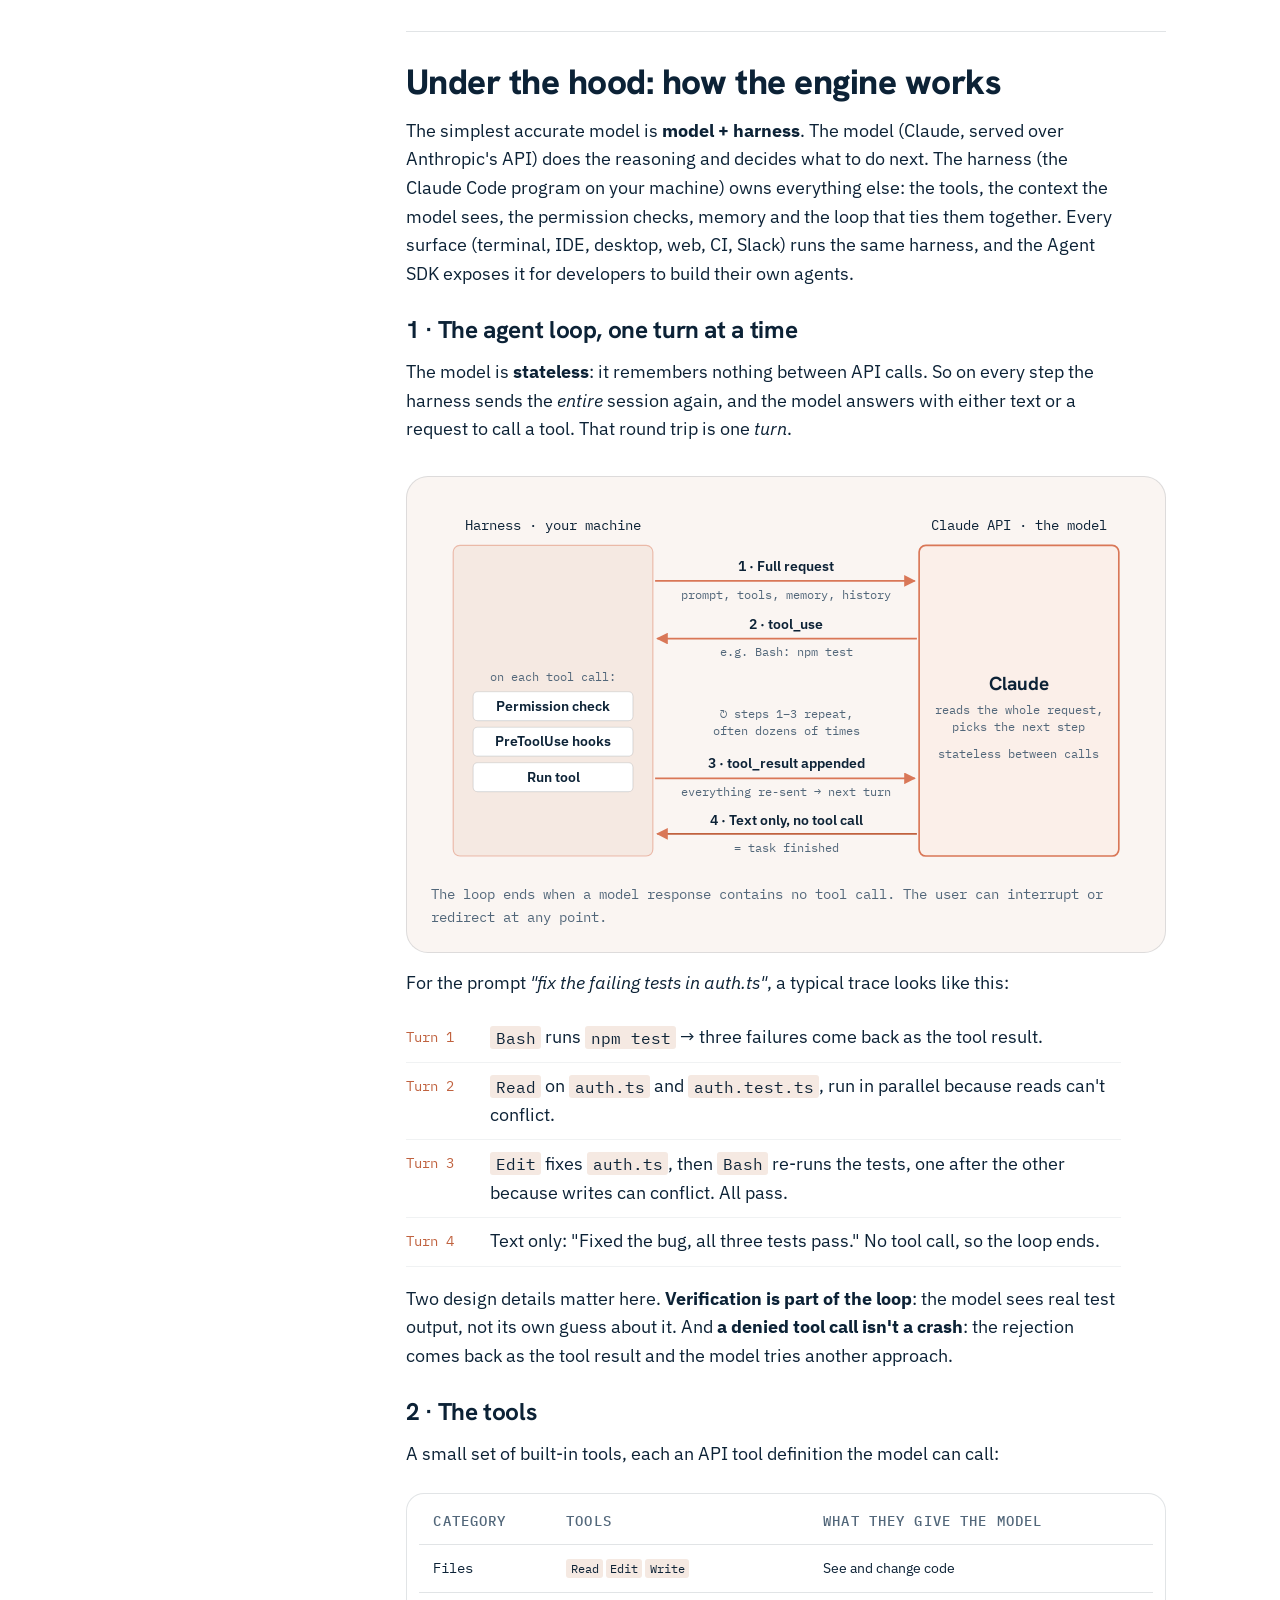
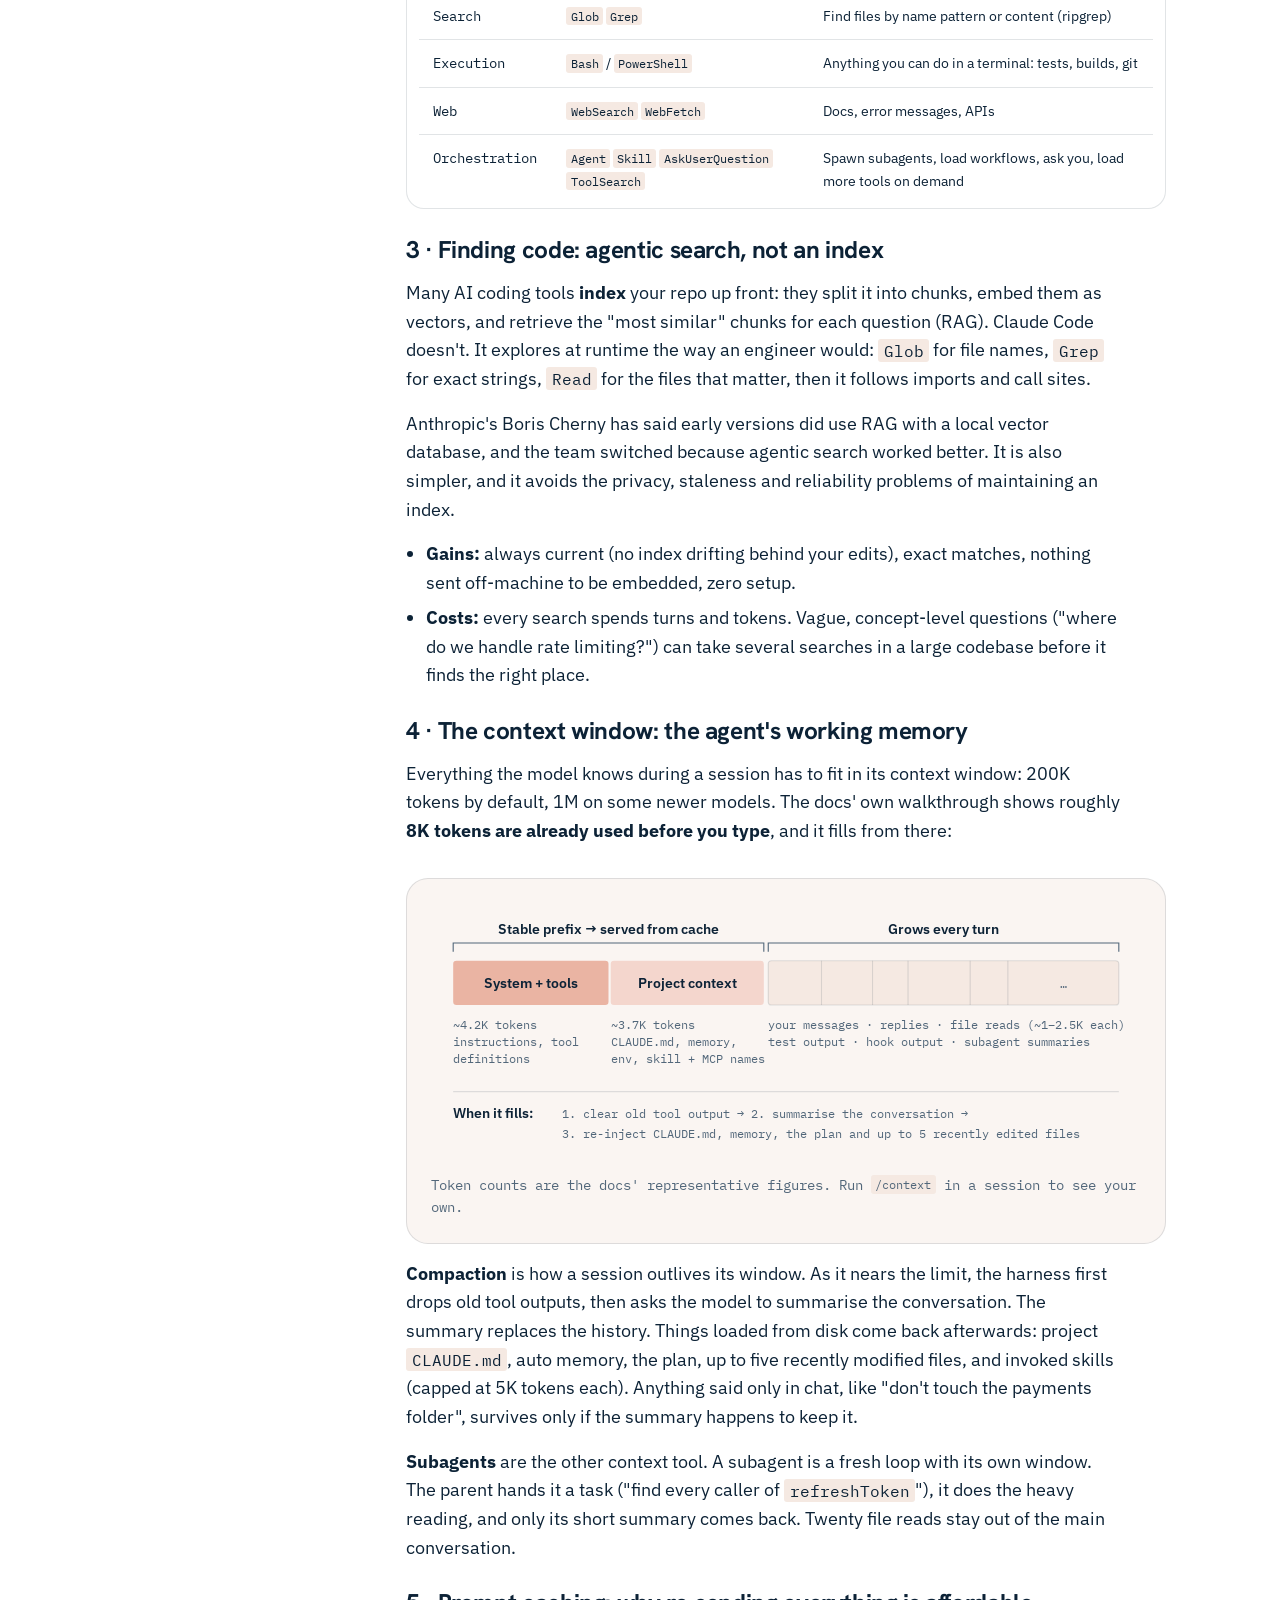
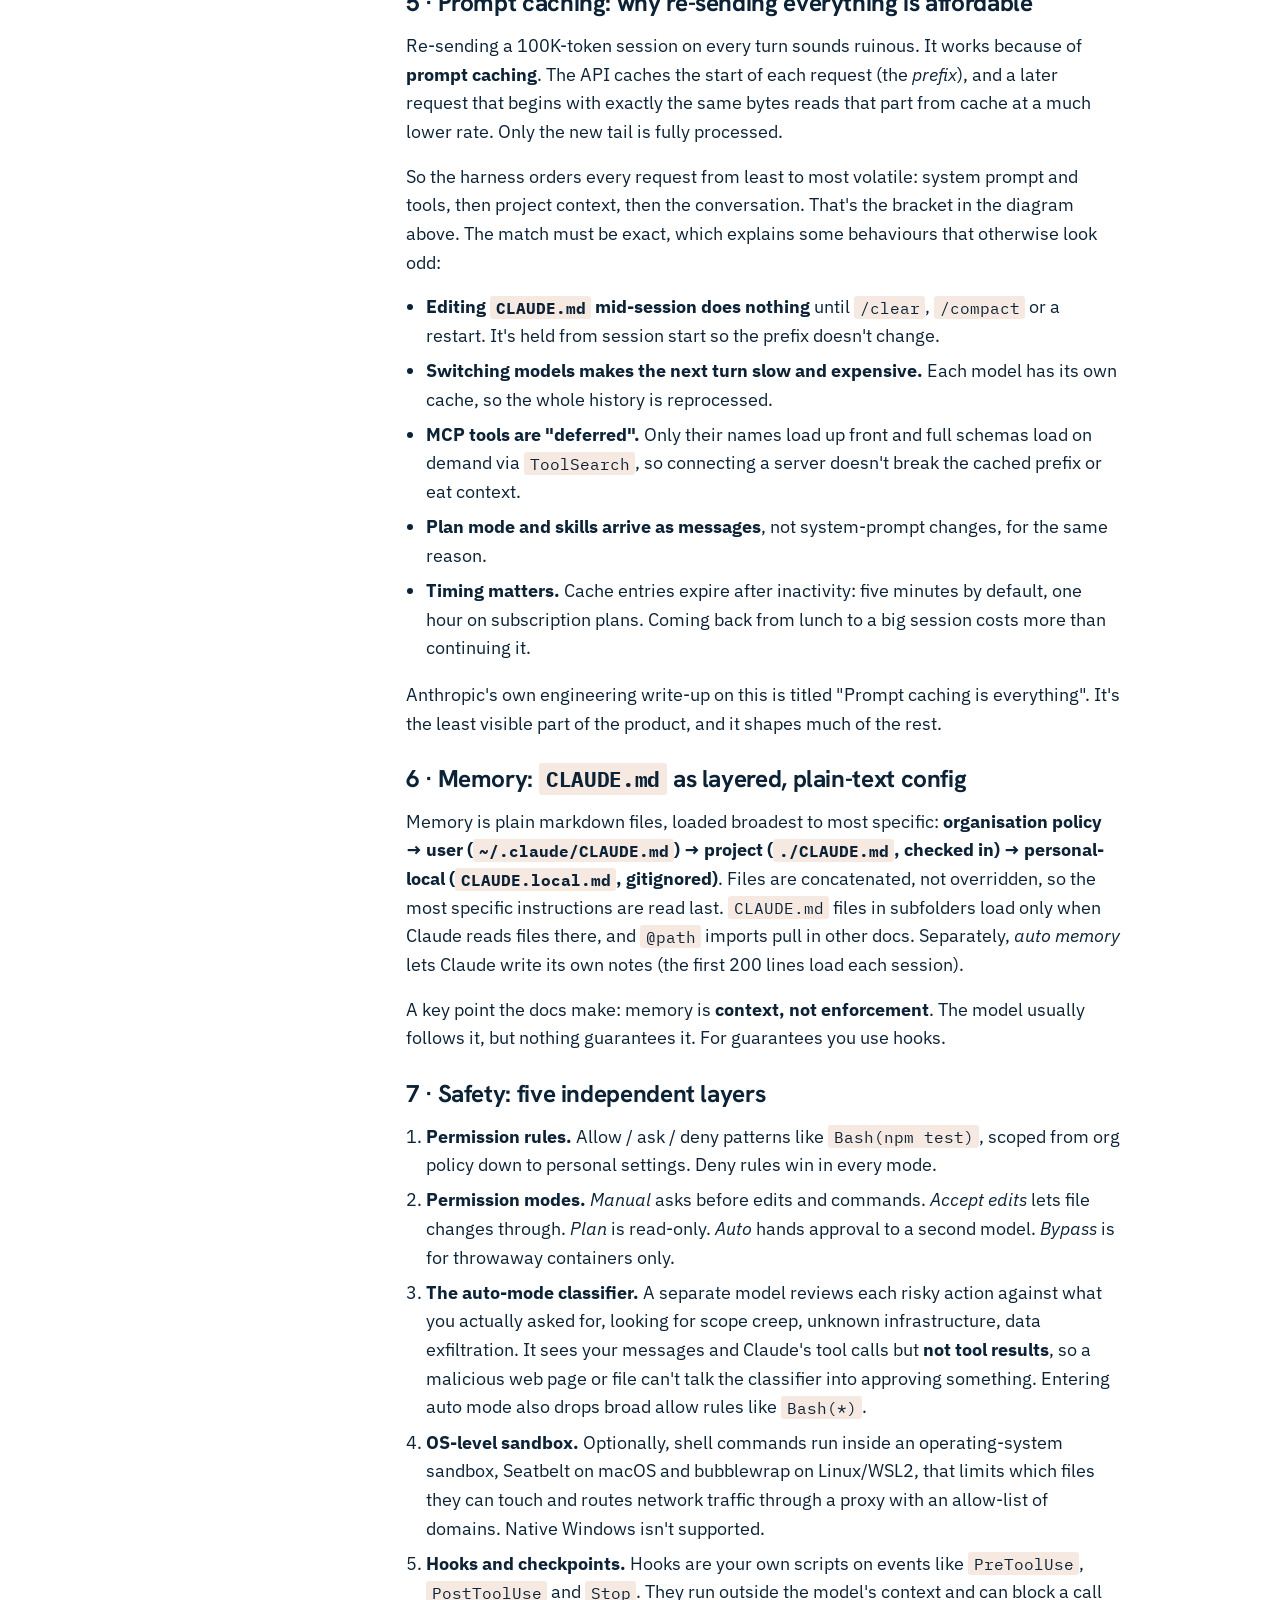
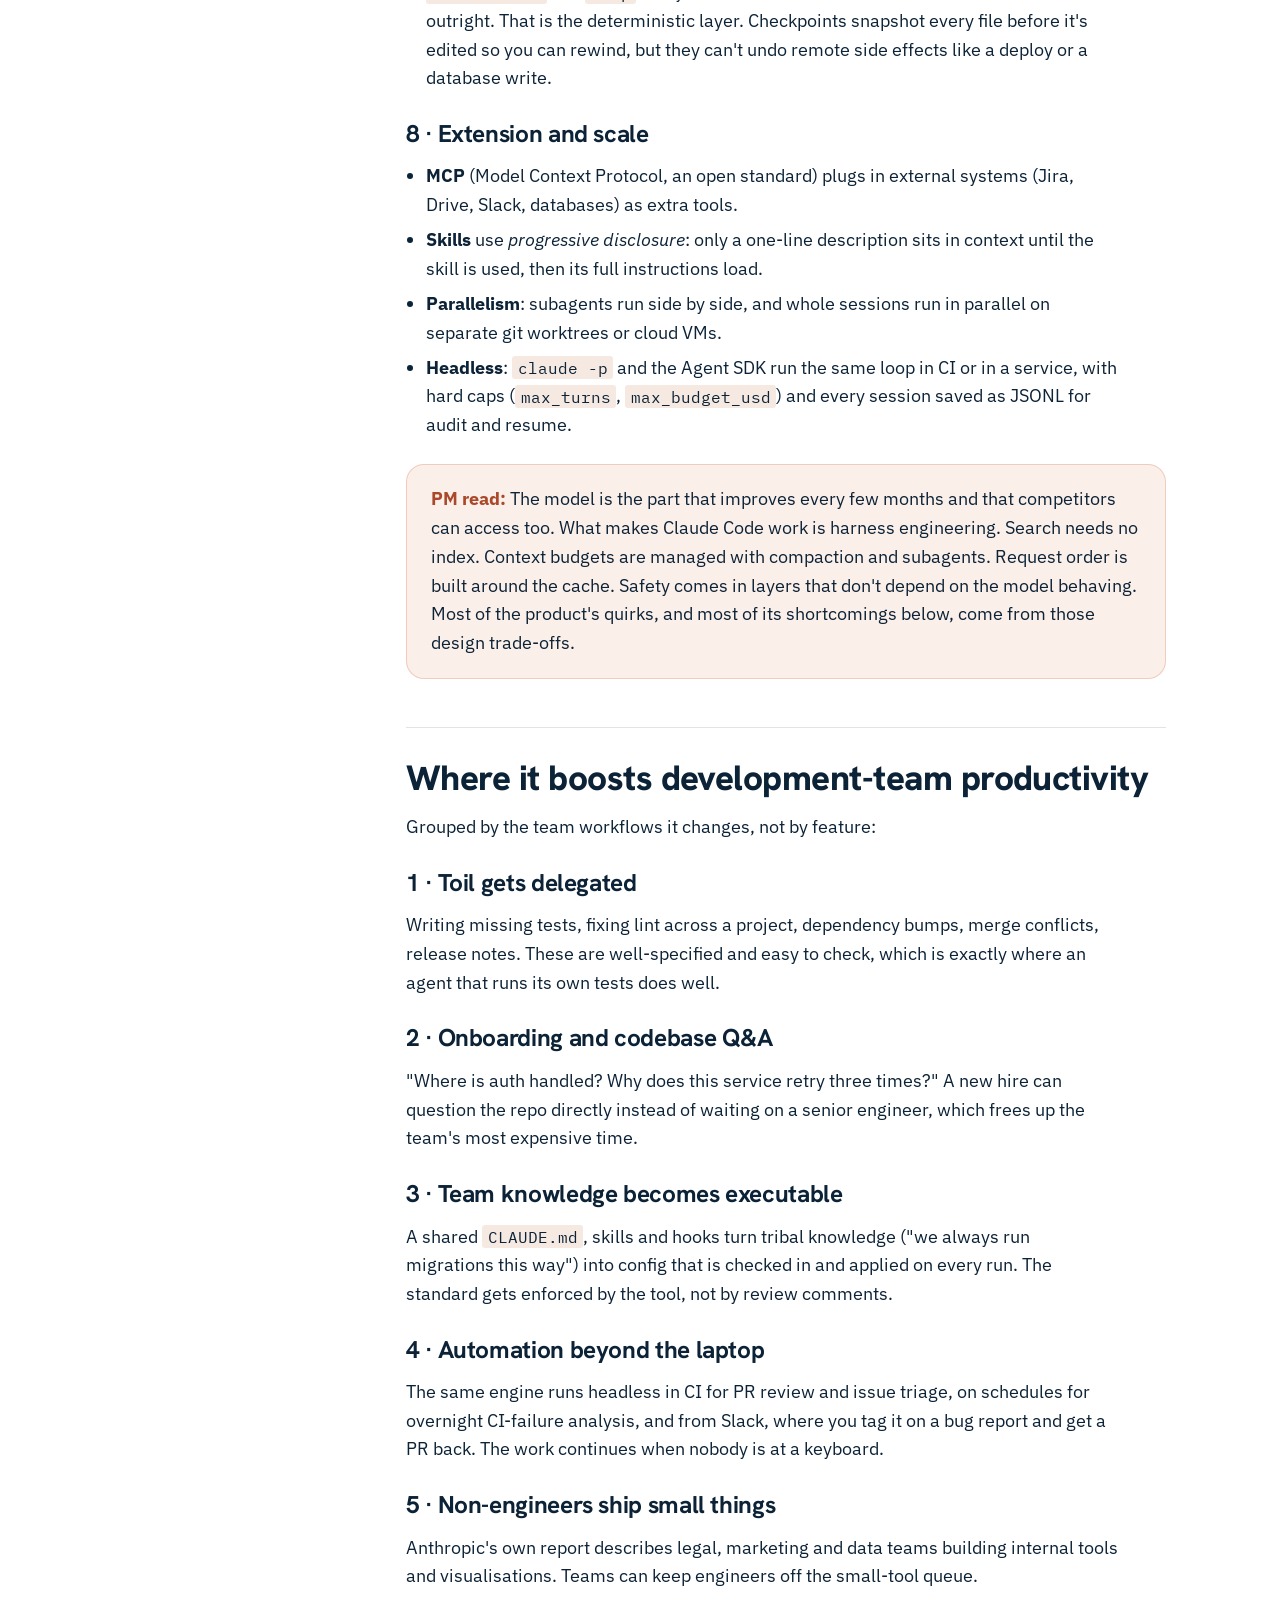
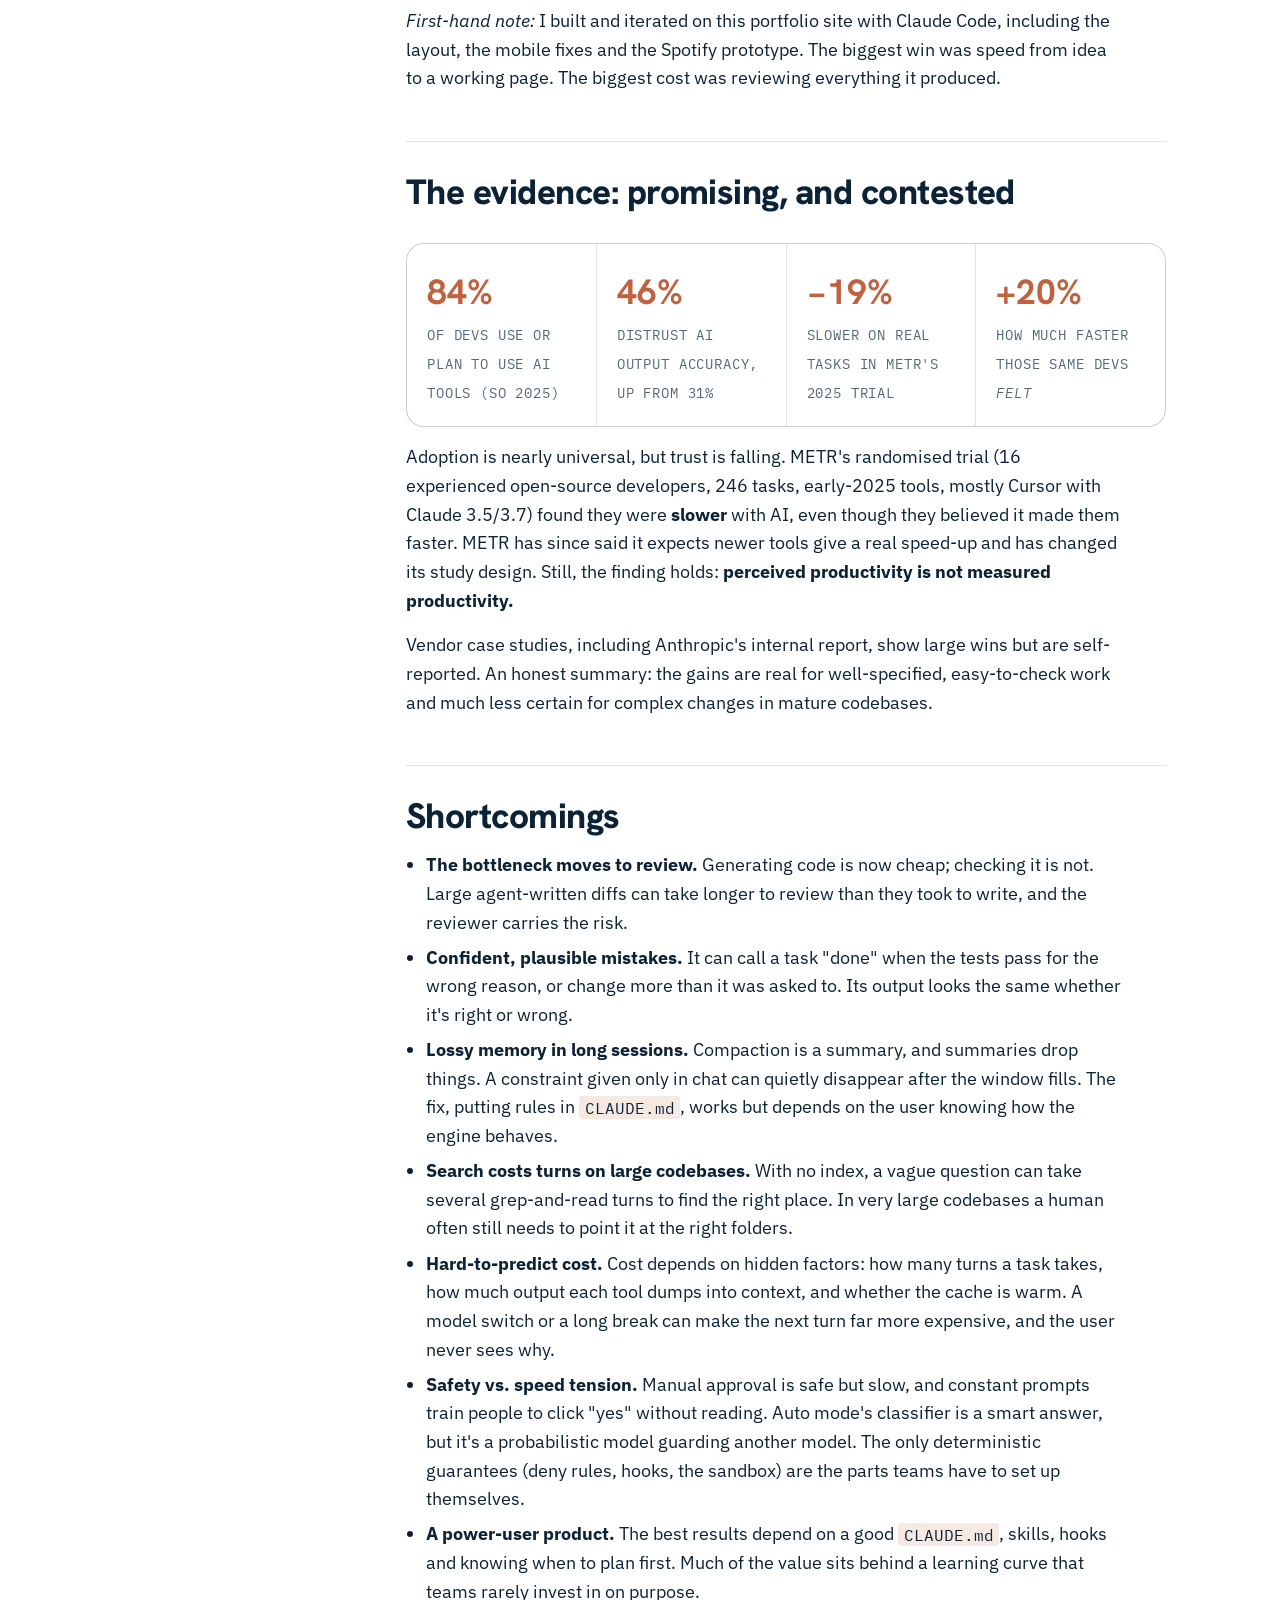
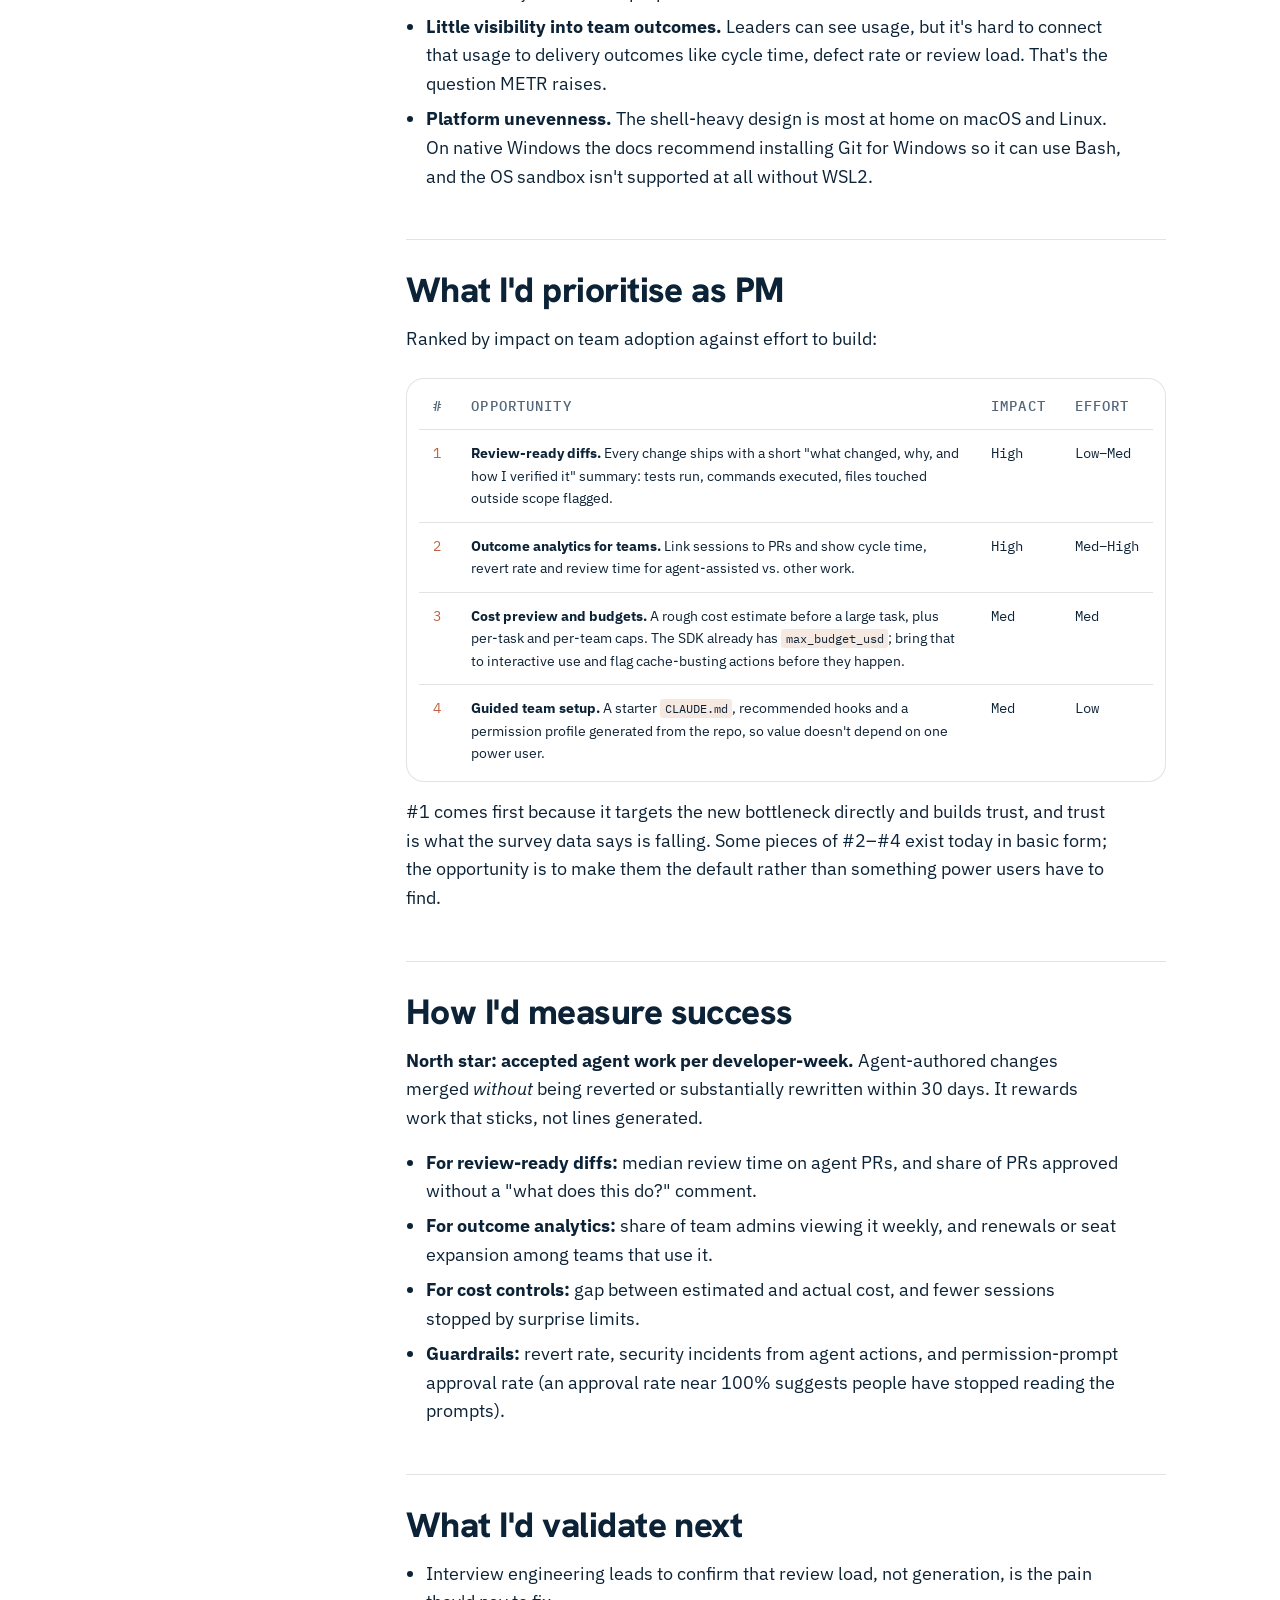
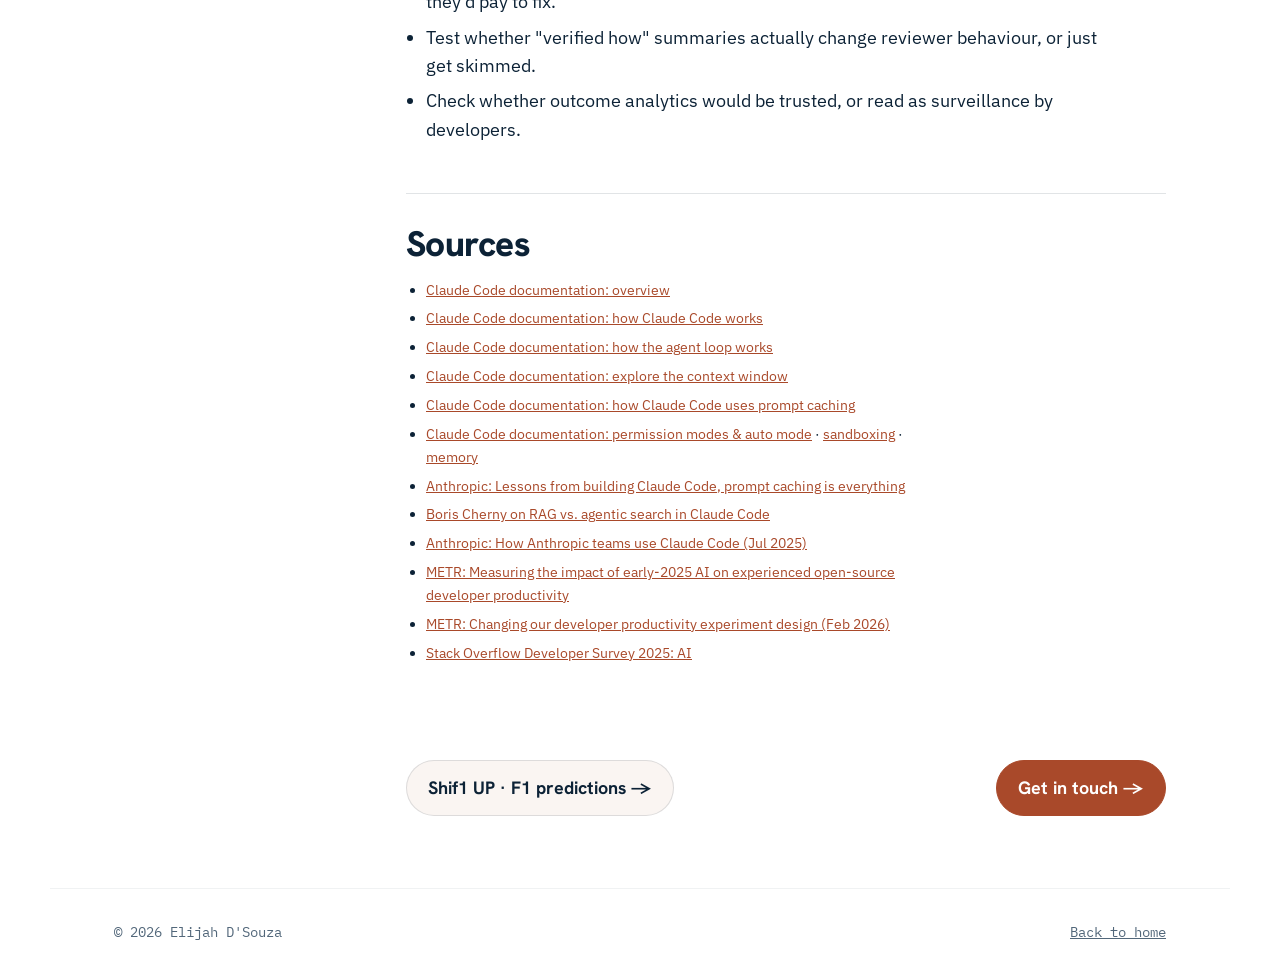
<file: case-study-2.html>
<!DOCTYPE html>
<html lang="en">
<head>
  <meta charset="UTF-8" />
  <meta name="viewport" content="width=device-width, initial-scale=1.0" />
  <title>CS-02 · Claude Code teardown — Elijah D'Souza</title>
  <meta name="description" content="A product teardown of Claude Code: how the agent works under the hood, where it lifts development-team productivity, and where it falls short." />
  <link rel="canonical" href="https://knightmare-26.github.io/product-portfolio/case-study-2.html" />
  <meta property="og:type" content="article" />
  <meta property="og:site_name" content="Elijah D'Souza — Product" />
  <meta property="og:title" content="CS-02 · Claude Code teardown — Elijah D'Souza" />
  <meta property="og:description" content="A product teardown of Claude Code: how the agent works under the hood, where it lifts development-team productivity, and where it falls short." />
  <meta property="og:url" content="https://knightmare-26.github.io/product-portfolio/case-study-2.html" />
  <meta property="og:image" content="https://knightmare-26.github.io/product-portfolio/assets/og.png" />
  <meta property="og:image:width" content="1200" />
  <meta property="og:image:height" content="630" />
  <meta property="og:image:alt" content="Elijah D'Souza — product case studies and AI teardowns" />
  <meta name="twitter:card" content="summary_large_image" />
  <link rel="icon" href="data:image/svg+xml,%3Csvg xmlns='http://www.w3.org/2000/svg' viewBox='0 0 32 32'%3E%3Crect width='32' height='32' rx='6' fill='%230ea5e9'/%3E%3Ctext x='16' y='22' font-family='monospace' font-size='16' fill='%23ffffff' text-anchor='middle'%3EE%3C/text%3E%3C/svg%3E" />
  <script>try { var t = localStorage.getItem("theme"); if (t === "dark" || t === "light") document.documentElement.dataset.theme = t; } catch (e) {}</script>
  <link rel="preconnect" href="https://fonts.googleapis.com" />
  <link rel="preconnect" href="https://fonts.gstatic.com" crossorigin />
  <link rel="stylesheet" href="https://fonts.googleapis.com/css2?family=Hanken+Grotesk:wght@500;600;700;800&family=IBM+Plex+Mono:wght@400;500&family=IBM+Plex+Sans:wght@400;500;600&display=swap" />
  <link rel="stylesheet" href="./styles.css?v=20261019g" />
</head>
<body class="cs-page t-claude">
  <a class="skip" href="#cs">Skip to case study</a>

  <header class="s-head s-head--page">
    <a class="s-mark" href="./index.html">Elijah <b>D'Souza</b><small>Product portfolio</small></a>
    <div class="s-head__end">
      <nav class="s-links" aria-label="Primary">
        <a href="./spotify-nearby-prototype.html">Prototype</a>
        <a href="./index.html#case-studies">Case studies</a>
      </nav>
      <button class="theme-toggle" type="button" aria-label="Toggle dark mode" data-theme-toggle>
        <svg class="i-sun" viewBox="0 0 24 24" fill="none" stroke="currentColor" stroke-width="2" stroke-linecap="round" aria-hidden="true"><circle cx="12" cy="12" r="4.5"/><path d="M12 2v2M12 20v2M4.9 4.9l1.4 1.4M17.7 17.7l1.4 1.4M2 12h2M20 12h2M4.9 19.1l1.4-1.4M17.7 6.3l1.4-1.4"/></svg>
        <svg class="i-moon" viewBox="0 0 24 24" fill="none" stroke="currentColor" stroke-width="2" stroke-linejoin="round" aria-hidden="true"><path d="M20 14.5A8 8 0 0 1 9.5 4a8 8 0 1 0 10.5 10.5z"/></svg>
      </button>
      <a class="s-cta" href="./index.html#contact">Get in touch</a>
    </div>
    <span class="read-bar" aria-hidden="true"><span></span></span>
  </header>

  <main id="cs">
    <section class="wrap cs-hero">
      <a class="cs-back" href="./index.html#case-studies">← All case studies</a>
      <p class="eyebrow cs-hero__eyebrow">Case study CS-02 · Product teardown</p>
      <h1>Claude Code — what's under the hood, and where it breaks</h1>
      <p class="lead">An AI coding agent that lives in your terminal, IDE and CI. This teardown opens up the engine (the agent loop, context management, prompt caching and safety layers), then looks at where it helps development teams, where it falls short, and the gaps I'd prioritise as its PM.</p>
    </section>

    <section class="wrap section">
      <div class="cs-layout">

        <dl class="cs-meta">
          <div><dt>Type</dt><dd>Product teardown</dd></div>
          <div><dt>When</dt><dd>Sep 2026</dd></div>
          <div><dt>Goal</dt><dd>Break down how it works + propose prioritised improvements</dd></div>
          <div><dt>Method</dt><dd>Hands-on use, official docs, public research &amp; developer surveys</dd></div>
          <div><dt>Sources</dt><dd><a href="#sources">Listed below ↓</a></dd></div>
        </dl>

        <div class="cs-body">
          <blockquote>An independent teardown. I'm not affiliated with Anthropic. Product details come from public docs and my own use; the recommendations and metrics are my own reasoning, not internal data.</blockquote>

          <h2>Context: what it is and who it's for</h2>
          <p>Claude Code is Anthropic's <strong>agentic</strong> coding tool. Autocomplete tools suggest the next line. Claude Code takes a task in plain language ("write tests for the auth module, run them, fix any failures"), then reads the codebase, edits files, runs commands and checks its own work across many steps.</p>
          <p>It runs in one engine behind several surfaces: a terminal CLI, VS Code and JetBrains extensions, a desktop app, the web and mobile, plus CI (GitHub Actions, GitLab) and Slack. Access comes with a paid Claude subscription or pay-as-you-go API billing.</p>
          <ul>
            <li><strong>Primary user:</strong> the individual developer who wants to hand off whole tasks, not just keystrokes.</li>
            <li><strong>Economic buyer:</strong> engineering leaders who want more throughput from the same team.</li>
            <li><strong>Emerging user:</strong> non-engineers (PMs, data, legal, marketing) who can now build small tools without writing code themselves.</li>
          </ul>
          <p>It competes with IDE-first assistants (GitHub Copilot, Cursor) and other agents (OpenAI Codex, Gemini CLI). Its position: <em>terminal-native, agent-first, and highly configurable.</em></p>

          <h2>Under the hood: how the engine works</h2>
          <p>The simplest accurate model is <strong>model + harness</strong>. The model (Claude, served over Anthropic's API) does the reasoning and decides what to do next. The harness (the Claude Code program on your machine) owns everything else: the tools, the context the model sees, the permission checks, memory and the loop that ties them together. Every surface (terminal, IDE, desktop, web, CI, Slack) runs the same harness, and the Agent SDK exposes it for developers to build their own agents.</p>

          <h3>1 · The agent loop, one turn at a time</h3>
          <p>The model is <strong>stateless</strong>: it remembers nothing between API calls. So on every step the harness sends the <em>entire</em> session again, and the model answers with either text or a request to call a tool. That round trip is one <em>turn</em>.</p>

          <figure class="cs-figure">
            <svg viewBox="0 0 640 330" role="img" aria-labelledby="loop-title loop-desc">
              <title id="loop-title">One turn of the Claude Code agent loop</title>
              <desc id="loop-desc">The harness on your machine sends the full request to the Claude API. The model replies with a tool call. The harness checks permissions, runs hooks and executes the tool, then appends the result and re-sends everything. When the model replies with text and no tool call, the task is done.</desc>
              <defs>
                <marker id="arr" viewBox="0 0 10 10" refX="9" refY="5" markerWidth="7" markerHeight="7" orient="auto-start-reverse">
                  <path d="M0,0 L10,5 L0,10 z" class="fig-arrowhead" />
                </marker>
              </defs>
              <!-- lane titles -->
              <text x="110" y="26" text-anchor="middle" class="fig-label">Harness · your machine</text>
              <text x="530" y="26" text-anchor="middle" class="fig-label">Claude API · the model</text>
              <!-- lanes -->
              <rect x="20" y="40" width="180" height="280" rx="6" class="fig-node" />
              <rect x="440" y="40" width="180" height="280" rx="6" class="fig-core" />
              <!-- harness internals -->
              <text x="110" y="162" text-anchor="middle" class="fig-sub">on each tool call:</text>
              <rect x="38" y="172" width="144" height="26" rx="4" class="fig-step" />
              <text x="110" y="189" text-anchor="middle" class="fig-node-t">Permission check</text>
              <rect x="38" y="204" width="144" height="26" rx="4" class="fig-step" />
              <text x="110" y="221" text-anchor="middle" class="fig-node-t">PreToolUse hooks</text>
              <rect x="38" y="236" width="144" height="26" rx="4" class="fig-step" />
              <text x="110" y="253" text-anchor="middle" class="fig-node-t">Run tool</text>
              <!-- model internals -->
              <text x="530" y="170" text-anchor="middle" class="fig-core-t">Claude</text>
              <text x="530" y="192" text-anchor="middle" class="fig-sub">reads the whole request,</text>
              <text x="530" y="207" text-anchor="middle" class="fig-sub">picks the next step</text>
              <text x="530" y="232" text-anchor="middle" class="fig-sub">stateless between calls</text>
              <!-- arrows -->
              <line x1="202" y1="72" x2="436" y2="72" class="fig-line" marker-end="url(#arr)" />
              <text x="320" y="63" text-anchor="middle" class="fig-node-t">1 · Full request</text>
              <text x="320" y="88" text-anchor="middle" class="fig-sub">prompt, tools, memory, history</text>

              <line x1="438" y1="124" x2="204" y2="124" class="fig-line" marker-end="url(#arr)" />
              <text x="320" y="115" text-anchor="middle" class="fig-node-t">2 · tool_use</text>
              <text x="320" y="140" text-anchor="middle" class="fig-sub">e.g. Bash: npm test</text>

              <line x1="202" y1="250" x2="436" y2="250" class="fig-line" marker-end="url(#arr)" />
              <text x="320" y="241" text-anchor="middle" class="fig-node-t">3 · tool_result appended</text>
              <text x="320" y="266" text-anchor="middle" class="fig-sub">everything re-sent → next turn</text>

              <line x1="438" y1="300" x2="204" y2="300" class="fig-line fig-line--done" marker-end="url(#arr)" />
              <text x="320" y="292" text-anchor="middle" class="fig-node-t">4 · Text only, no tool call</text>
              <text x="320" y="316" text-anchor="middle" class="fig-sub">= task finished</text>

              <text x="320" y="196" text-anchor="middle" class="fig-sub">↻ steps 1–3 repeat,</text>
              <text x="320" y="211" text-anchor="middle" class="fig-sub">often dozens of times</text>
            </svg>
            <figcaption>The loop ends when a model response contains no tool call. The user can interrupt or redirect at any point.</figcaption>
          </figure>

          <p>For the prompt <em>"fix the failing tests in auth.ts"</em>, a typical trace looks like this:</p>
          <ol class="cs-trace">
            <li><span>Turn 1</span><div><code>Bash</code> runs <code>npm test</code> → three failures come back as the tool result.</div></li>
            <li><span>Turn 2</span><div><code>Read</code> on <code>auth.ts</code> and <code>auth.test.ts</code>, run in parallel because reads can't conflict.</div></li>
            <li><span>Turn 3</span><div><code>Edit</code> fixes <code>auth.ts</code>, then <code>Bash</code> re-runs the tests, one after the other because writes can conflict. All pass.</div></li>
            <li><span>Turn 4</span><div>Text only: "Fixed the bug, all three tests pass." No tool call, so the loop ends.</div></li>
          </ol>
          <p>Two design details matter here. <strong>Verification is part of the loop</strong>: the model sees real test output, not its own guess about it. And <strong>a denied tool call isn't a crash</strong>: the rejection comes back as the tool result and the model tries another approach.</p>

          <h3>2 · The tools</h3>
          <p>A small set of built-in tools, each an API tool definition the model can call:</p>
          <div class="cs-table-wrap">
            <table class="cs-table cs-table--plain">
              <thead><tr><th scope="col">Category</th><th scope="col">Tools</th><th scope="col">What they give the model</th></tr></thead>
              <tbody>
                <tr><td>Files</td><td><code>Read</code> <code>Edit</code> <code>Write</code></td><td>See and change code</td></tr>
                <tr><td>Search</td><td><code>Glob</code> <code>Grep</code></td><td>Find files by name pattern or content (ripgrep)</td></tr>
                <tr><td>Execution</td><td><code>Bash</code> / <code>PowerShell</code></td><td>Anything you can do in a terminal: tests, builds, git</td></tr>
                <tr><td>Web</td><td><code>WebSearch</code> <code>WebFetch</code></td><td>Docs, error messages, APIs</td></tr>
                <tr><td>Orchestration</td><td><code>Agent</code> <code>Skill</code> <code>AskUserQuestion</code> <code>ToolSearch</code></td><td>Spawn subagents, load workflows, ask you, load more tools on demand</td></tr>
              </tbody>
            </table>
          </div>

          <h3>3 · Finding code: agentic search, not an index</h3>
          <p>Many AI coding tools <strong>index</strong> your repo up front: they split it into chunks, embed them as vectors, and retrieve the "most similar" chunks for each question (RAG). Claude Code doesn't. It explores at runtime the way an engineer would: <code>Glob</code> for file names, <code>Grep</code> for exact strings, <code>Read</code> for the files that matter, then it follows imports and call sites.</p>
          <p>Anthropic's Boris Cherny has said early versions did use RAG with a local vector database, and the team switched because agentic search worked better. It is also simpler, and it avoids the privacy, staleness and reliability problems of maintaining an index.</p>
          <ul>
            <li><strong>Gains:</strong> always current (no index drifting behind your edits), exact matches, nothing sent off-machine to be embedded, zero setup.</li>
            <li><strong>Costs:</strong> every search spends turns and tokens. Vague, concept-level questions ("where do we handle rate limiting?") can take several searches in a large codebase before it finds the right place.</li>
          </ul>

          <h3>4 · The context window: the agent's working memory</h3>
          <p>Everything the model knows during a session has to fit in its context window: 200K tokens by default, 1M on some newer models. The docs' own walkthrough shows roughly <strong>8K tokens are already used before you type</strong>, and it fills from there:</p>

          <figure class="cs-figure">
            <svg viewBox="0 0 640 230" role="img" aria-labelledby="ctx-title ctx-desc">
              <title id="ctx-title">What fills the context window, and what gets cached</title>
              <desc id="ctx-desc">A bar split into three layers. The system prompt and tool definitions, about 4.2 thousand tokens, and project context such as CLAUDE.md and memory, about 3.7 thousand tokens, rarely change and are served from the prompt cache. The conversation layer grows every turn with messages, file reads and command output. When the window fills, old tool output is cleared, then the conversation is summarised.</desc>
              <!-- brackets -->
              <path d="M20 44 V36 H300 V44" class="fig-bracket" />
              <text x="160" y="28" text-anchor="middle" class="fig-node-t">Stable prefix → served from cache</text>
              <path d="M304 44 V36 H620 V44" class="fig-bracket" />
              <text x="462" y="28" text-anchor="middle" class="fig-node-t">Grows every turn</text>
              <!-- bar -->
              <rect x="20" y="52" width="140" height="40" rx="3" class="fig-seg1" />
              <rect x="162" y="52" width="138" height="40" rx="3" class="fig-seg2" />
              <rect x="304" y="52" width="316" height="40" rx="3" class="fig-seg3" />
              <line x1="352" y1="52" x2="352" y2="92" class="fig-tick" />
              <line x1="398" y1="52" x2="398" y2="92" class="fig-tick" />
              <line x1="430" y1="52" x2="430" y2="92" class="fig-tick" />
              <line x1="486" y1="52" x2="486" y2="92" class="fig-tick" />
              <line x1="520" y1="52" x2="520" y2="92" class="fig-tick" />
              <text x="90" y="77" text-anchor="middle" class="fig-node-t">System + tools</text>
              <text x="231" y="77" text-anchor="middle" class="fig-node-t">Project context</text>
              <text x="570" y="77" text-anchor="middle" class="fig-sub">…</text>
              <!-- labels -->
              <text x="20" y="114" class="fig-sub">~4.2K tokens</text>
              <text x="20" y="129" class="fig-sub">instructions, tool</text>
              <text x="20" y="144" class="fig-sub">definitions</text>
              <text x="162" y="114" class="fig-sub">~3.7K tokens</text>
              <text x="162" y="129" class="fig-sub">CLAUDE.md, memory,</text>
              <text x="162" y="144" class="fig-sub">env, skill + MCP names</text>
              <text x="304" y="114" class="fig-sub">your messages · replies · file reads (~1–2.5K each)</text>
              <text x="304" y="129" class="fig-sub">test output · hook output · subagent summaries</text>
              <!-- compaction -->
              <line x1="20" y1="170" x2="620" y2="170" class="fig-rule" />
              <text x="20" y="194" class="fig-node-t">When it fills:</text>
              <text x="118" y="194" class="fig-sub">1. clear old tool output → 2. summarise the conversation →</text>
              <text x="118" y="212" class="fig-sub">3. re-inject CLAUDE.md, memory, the plan and up to 5 recently edited files</text>
            </svg>
            <figcaption>Token counts are the docs' representative figures. Run <code>/context</code> in a session to see your own.</figcaption>
          </figure>

          <p><strong>Compaction</strong> is how a session outlives its window. As it nears the limit, the harness first drops old tool outputs, then asks the model to summarise the conversation. The summary replaces the history. Things loaded from disk come back afterwards: project <code>CLAUDE.md</code>, auto memory, the plan, up to five recently modified files, and invoked skills (capped at 5K tokens each). Anything said only in chat, like "don't touch the payments folder", survives only if the summary happens to keep it.</p>
          <p><strong>Subagents</strong> are the other context tool. A subagent is a fresh loop with its own window. The parent hands it a task ("find every caller of <code>refreshToken</code>"), it does the heavy reading, and only its short summary comes back. Twenty file reads stay out of the main conversation.</p>

          <h3>5 · Prompt caching: why re-sending everything is affordable</h3>
          <p>Re-sending a 100K-token session on every turn sounds ruinous. It works because of <strong>prompt caching</strong>. The API caches the start of each request (the <em>prefix</em>), and a later request that begins with exactly the same bytes reads that part from cache at a much lower rate. Only the new tail is fully processed.</p>
          <p>So the harness orders every request from least to most volatile: system prompt and tools, then project context, then the conversation. That's the bracket in the diagram above. The match must be exact, which explains some behaviours that otherwise look odd:</p>
          <ul>
            <li><strong>Editing <code>CLAUDE.md</code> mid-session does nothing</strong> until <code>/clear</code>, <code>/compact</code> or a restart. It's held from session start so the prefix doesn't change.</li>
            <li><strong>Switching models makes the next turn slow and expensive.</strong> Each model has its own cache, so the whole history is reprocessed.</li>
            <li><strong>MCP tools are "deferred".</strong> Only their names load up front and full schemas load on demand via <code>ToolSearch</code>, so connecting a server doesn't break the cached prefix or eat context.</li>
            <li><strong>Plan mode and skills arrive as messages</strong>, not system-prompt changes, for the same reason.</li>
            <li><strong>Timing matters.</strong> Cache entries expire after inactivity: five minutes by default, one hour on subscription plans. Coming back from lunch to a big session costs more than continuing it.</li>
          </ul>
          <p>Anthropic's own engineering write-up on this is titled "Prompt caching is everything". It's the least visible part of the product, and it shapes much of the rest.</p>

          <h3>6 · Memory: <code>CLAUDE.md</code> as layered, plain-text config</h3>
          <p>Memory is plain markdown files, loaded broadest to most specific: <strong>organisation policy → user (<code>~/.claude/CLAUDE.md</code>) → project (<code>./CLAUDE.md</code>, checked in) → personal-local (<code>CLAUDE.local.md</code>, gitignored)</strong>. Files are concatenated, not overridden, so the most specific instructions are read last. <code>CLAUDE.md</code> files in subfolders load only when Claude reads files there, and <code>@path</code> imports pull in other docs. Separately, <em>auto memory</em> lets Claude write its own notes (the first 200 lines load each session).</p>
          <p>A key point the docs make: memory is <strong>context, not enforcement</strong>. The model usually follows it, but nothing guarantees it. For guarantees you use hooks.</p>

          <h3>7 · Safety: five independent layers</h3>
          <ol>
            <li><strong>Permission rules.</strong> Allow / ask / deny patterns like <code>Bash(npm test)</code>, scoped from org policy down to personal settings. Deny rules win in every mode.</li>
            <li><strong>Permission modes.</strong> <em>Manual</em> asks before edits and commands. <em>Accept edits</em> lets file changes through. <em>Plan</em> is read-only. <em>Auto</em> hands approval to a second model. <em>Bypass</em> is for throwaway containers only.</li>
            <li><strong>The auto-mode classifier.</strong> A separate model reviews each risky action against what you actually asked for, looking for scope creep, unknown infrastructure, data exfiltration. It sees your messages and Claude's tool calls but <strong>not tool results</strong>, so a malicious web page or file can't talk the classifier into approving something. Entering auto mode also drops broad allow rules like <code>Bash(*)</code>.</li>
            <li><strong>OS-level sandbox.</strong> Optionally, shell commands run inside an operating-system sandbox, Seatbelt on macOS and bubblewrap on Linux/WSL2, that limits which files they can touch and routes network traffic through a proxy with an allow-list of domains. Native Windows isn't supported.</li>
            <li><strong>Hooks and checkpoints.</strong> Hooks are your own scripts on events like <code>PreToolUse</code>, <code>PostToolUse</code> and <code>Stop</code>. They run outside the model's context and can block a call outright. That is the deterministic layer. Checkpoints snapshot every file before it's edited so you can rewind, but they can't undo remote side effects like a deploy or a database write.</li>
          </ol>

          <h3>8 · Extension and scale</h3>
          <ul>
            <li><strong>MCP</strong> (Model Context Protocol, an open standard) plugs in external systems (Jira, Drive, Slack, databases) as extra tools.</li>
            <li><strong>Skills</strong> use <em>progressive disclosure</em>: only a one-line description sits in context until the skill is used, then its full instructions load.</li>
            <li><strong>Parallelism</strong>: subagents run side by side, and whole sessions run in parallel on separate git worktrees or cloud VMs.</li>
            <li><strong>Headless</strong>: <code>claude -p</code> and the Agent SDK run the same loop in CI or in a service, with hard caps (<code>max_turns</code>, <code>max_budget_usd</code>) and every session saved as JSONL for audit and resume.</li>
          </ul>

          <div class="callout">
            <p><strong>PM read:</strong> The model is the part that improves every few months and that competitors can access too. What makes Claude Code work is harness engineering. Search needs no index. Context budgets are managed with compaction and subagents. Request order is built around the cache. Safety comes in layers that don't depend on the model behaving. Most of the product's quirks, and most of its shortcomings below, come from those design trade-offs.</p>
          </div>

          <h2>Where it boosts development-team productivity</h2>
          <p>Grouped by the team workflows it changes, not by feature:</p>
          <h3>1 · Toil gets delegated</h3>
          <p>Writing missing tests, fixing lint across a project, dependency bumps, merge conflicts, release notes. These are well-specified and easy to check, which is exactly where an agent that runs its own tests does well.</p>
          <h3>2 · Onboarding and codebase Q&amp;A</h3>
          <p>"Where is auth handled? Why does this service retry three times?" A new hire can question the repo directly instead of waiting on a senior engineer, which frees up the team's most expensive time.</p>
          <h3>3 · Team knowledge becomes executable</h3>
          <p>A shared <code>CLAUDE.md</code>, skills and hooks turn tribal knowledge ("we always run migrations this way") into config that is checked in and applied on every run. The standard gets enforced by the tool, not by review comments.</p>
          <h3>4 · Automation beyond the laptop</h3>
          <p>The same engine runs headless in CI for PR review and issue triage, on schedules for overnight CI-failure analysis, and from Slack, where you tag it on a bug report and get a PR back. The work continues when nobody is at a keyboard.</p>
          <h3>5 · Non-engineers ship small things</h3>
          <p>Anthropic's own report describes legal, marketing and data teams building internal tools and visualisations. Teams can keep engineers off the small-tool queue.</p>
          <p><em>First-hand note:</em> I built and iterated on this portfolio site with Claude Code, including the layout, the mobile fixes and the Spotify prototype. The biggest win was speed from idea to a working page. The biggest cost was reviewing everything it produced.</p>

          <h2>The evidence: promising, and contested</h2>
          <div class="metric-band">
            <div><b>84%</b><span>of devs use or plan to use AI tools (SO 2025)</span></div>
            <div><b>46%</b><span>distrust AI output accuracy, up from 31%</span></div>
            <div><b>−19%</b><span>slower on real tasks in METR's 2025 trial</span></div>
            <div><b>+20%</b><span>how much faster those same devs <em>felt</em></span></div>
          </div>
          <p>Adoption is nearly universal, but trust is falling. METR's randomised trial (16 experienced open-source developers, 246 tasks, early-2025 tools, mostly Cursor with Claude 3.5/3.7) found they were <strong>slower</strong> with AI, even though they believed it made them faster. METR has since said it expects newer tools give a real speed-up and has changed its study design. Still, the finding holds: <strong>perceived productivity is not measured productivity.</strong></p>
          <p>Vendor case studies, including Anthropic's internal report, show large wins but are self-reported. An honest summary: the gains are real for well-specified, easy-to-check work and much less certain for complex changes in mature codebases.</p>

          <h2>Shortcomings</h2>
          <ul>
            <li><strong>The bottleneck moves to review.</strong> Generating code is now cheap; checking it is not. Large agent-written diffs can take longer to review than they took to write, and the reviewer carries the risk.</li>
            <li><strong>Confident, plausible mistakes.</strong> It can call a task "done" when the tests pass for the wrong reason, or change more than it was asked to. Its output looks the same whether it's right or wrong.</li>
            <li><strong>Lossy memory in long sessions.</strong> Compaction is a summary, and summaries drop things. A constraint given only in chat can quietly disappear after the window fills. The fix, putting rules in <code>CLAUDE.md</code>, works but depends on the user knowing how the engine behaves.</li>
            <li><strong>Search costs turns on large codebases.</strong> With no index, a vague question can take several grep-and-read turns to find the right place. In very large codebases a human often still needs to point it at the right folders.</li>
            <li><strong>Hard-to-predict cost.</strong> Cost depends on hidden factors: how many turns a task takes, how much output each tool dumps into context, and whether the cache is warm. A model switch or a long break can make the next turn far more expensive, and the user never sees why.</li>
            <li><strong>Safety vs. speed tension.</strong> Manual approval is safe but slow, and constant prompts train people to click "yes" without reading. Auto mode's classifier is a smart answer, but it's a probabilistic model guarding another model. The only deterministic guarantees (deny rules, hooks, the sandbox) are the parts teams have to set up themselves.</li>
            <li><strong>A power-user product.</strong> The best results depend on a good <code>CLAUDE.md</code>, skills, hooks and knowing when to plan first. Much of the value sits behind a learning curve that teams rarely invest in on purpose.</li>
            <li><strong>Little visibility into team outcomes.</strong> Leaders can see usage, but it's hard to connect that usage to delivery outcomes like cycle time, defect rate or review load. That's the question METR raises.</li>
            <li><strong>Platform unevenness.</strong> The shell-heavy design is most at home on macOS and Linux. On native Windows the docs recommend installing Git for Windows so it can use Bash, and the OS sandbox isn't supported at all without WSL2.</li>
          </ul>

          <h2>What I'd prioritise as PM</h2>
          <p>Ranked by impact on team adoption against effort to build:</p>
          <div class="cs-table-wrap">
            <table class="cs-table">
              <thead>
                <tr><th scope="col">#</th><th scope="col">Opportunity</th><th scope="col">Impact</th><th scope="col">Effort</th></tr>
              </thead>
              <tbody>
                <tr><td>1</td><td><strong>Review-ready diffs.</strong> Every change ships with a short "what changed, why, and how I verified it" summary: tests run, commands executed, files touched outside scope flagged.</td><td>High</td><td>Low–Med</td></tr>
                <tr><td>2</td><td><strong>Outcome analytics for teams.</strong> Link sessions to PRs and show cycle time, revert rate and review time for agent-assisted vs. other work.</td><td>High</td><td>Med–High</td></tr>
                <tr><td>3</td><td><strong>Cost preview and budgets.</strong> A rough cost estimate before a large task, plus per-task and per-team caps. The SDK already has <code>max_budget_usd</code>; bring that to interactive use and flag cache-busting actions before they happen.</td><td>Med</td><td>Med</td></tr>
                <tr><td>4</td><td><strong>Guided team setup.</strong> A starter <code>CLAUDE.md</code>, recommended hooks and a permission profile generated from the repo, so value doesn't depend on one power user.</td><td>Med</td><td>Low</td></tr>
              </tbody>
            </table>
          </div>
          <p>#1 comes first because it targets the new bottleneck directly and builds trust, and trust is what the survey data says is falling. Some pieces of #2–#4 exist today in basic form; the opportunity is to make them the default rather than something power users have to find.</p>

          <h2>How I'd measure success</h2>
          <p><strong>North star: accepted agent work per developer-week.</strong> Agent-authored changes merged <em>without</em> being reverted or substantially rewritten within 30 days. It rewards work that sticks, not lines generated.</p>
          <ul>
            <li><strong>For review-ready diffs:</strong> median review time on agent PRs, and share of PRs approved without a "what does this do?" comment.</li>
            <li><strong>For outcome analytics:</strong> share of team admins viewing it weekly, and renewals or seat expansion among teams that use it.</li>
            <li><strong>For cost controls:</strong> gap between estimated and actual cost, and fewer sessions stopped by surprise limits.</li>
            <li><strong>Guardrails:</strong> revert rate, security incidents from agent actions, and permission-prompt approval rate (an approval rate near 100% suggests people have stopped reading the prompts).</li>
          </ul>

          <h2>What I'd validate next</h2>
          <ul>
            <li>Interview engineering leads to confirm that review load, not generation, is the pain they'd pay to fix.</li>
            <li>Test whether "verified how" summaries actually change reviewer behaviour, or just get skimmed.</li>
            <li>Check whether outcome analytics would be trusted, or read as surveillance by developers.</li>
          </ul>

          <h2 id="sources">Sources</h2>
          <ul class="cs-sources">
            <li><a href="https://code.claude.com/docs/en/overview" target="_blank" rel="noopener">Claude Code documentation: overview</a></li>
            <li><a href="https://code.claude.com/docs/en/how-claude-code-works" target="_blank" rel="noopener">Claude Code documentation: how Claude Code works</a></li>
            <li><a href="https://code.claude.com/docs/en/agent-sdk/agent-loop" target="_blank" rel="noopener">Claude Code documentation: how the agent loop works</a></li>
            <li><a href="https://code.claude.com/docs/en/context-window" target="_blank" rel="noopener">Claude Code documentation: explore the context window</a></li>
            <li><a href="https://code.claude.com/docs/en/prompt-caching" target="_blank" rel="noopener">Claude Code documentation: how Claude Code uses prompt caching</a></li>
            <li><a href="https://code.claude.com/docs/en/permission-modes" target="_blank" rel="noopener">Claude Code documentation: permission modes &amp; auto mode</a> · <a href="https://code.claude.com/docs/en/sandboxing" target="_blank" rel="noopener">sandboxing</a> · <a href="https://code.claude.com/docs/en/memory" target="_blank" rel="noopener">memory</a></li>
            <li><a href="https://claude.com/blog/lessons-from-building-claude-code-prompt-caching-is-everything" target="_blank" rel="noopener">Anthropic: Lessons from building Claude Code, prompt caching is everything</a></li>
            <li><a href="https://x.com/bcherny/status/2017824286489383315" target="_blank" rel="noopener">Boris Cherny on RAG vs. agentic search in Claude Code</a></li>
            <li><a href="https://claude.com/blog/how-anthropic-teams-use-claude-code" target="_blank" rel="noopener">Anthropic: How Anthropic teams use Claude Code (Jul 2025)</a></li>
            <li><a href="https://metr.org/blog/2025-07-10-early-2025-ai-experienced-os-dev-study/" target="_blank" rel="noopener">METR: Measuring the impact of early-2025 AI on experienced open-source developer productivity</a></li>
            <li><a href="https://metr.org/blog/2026-02-24-uplift-update/" target="_blank" rel="noopener">METR: Changing our developer productivity experiment design (Feb 2026)</a></li>
            <li><a href="https://survey.stackoverflow.co/2025/ai" target="_blank" rel="noopener">Stack Overflow Developer Survey 2025: AI</a></li>
          </ul>

          <div class="cs-next">
            <a href="./shif1-up.html">Shif1 UP · F1 predictions →</a>
            <a href="./index.html#contact">Get in touch →</a>
          </div>
        </div>
      </div>
    </section>
  </main>

  <footer class="foot wrap">
    <span>© <span data-year></span> Elijah D'Souza</span>
    <span><a class="foot__link" href="./index.html">Back to home</a></span>
  </footer>

  <script src="./main.js?v=20261019a"></script>
</body>
</html>
</file>
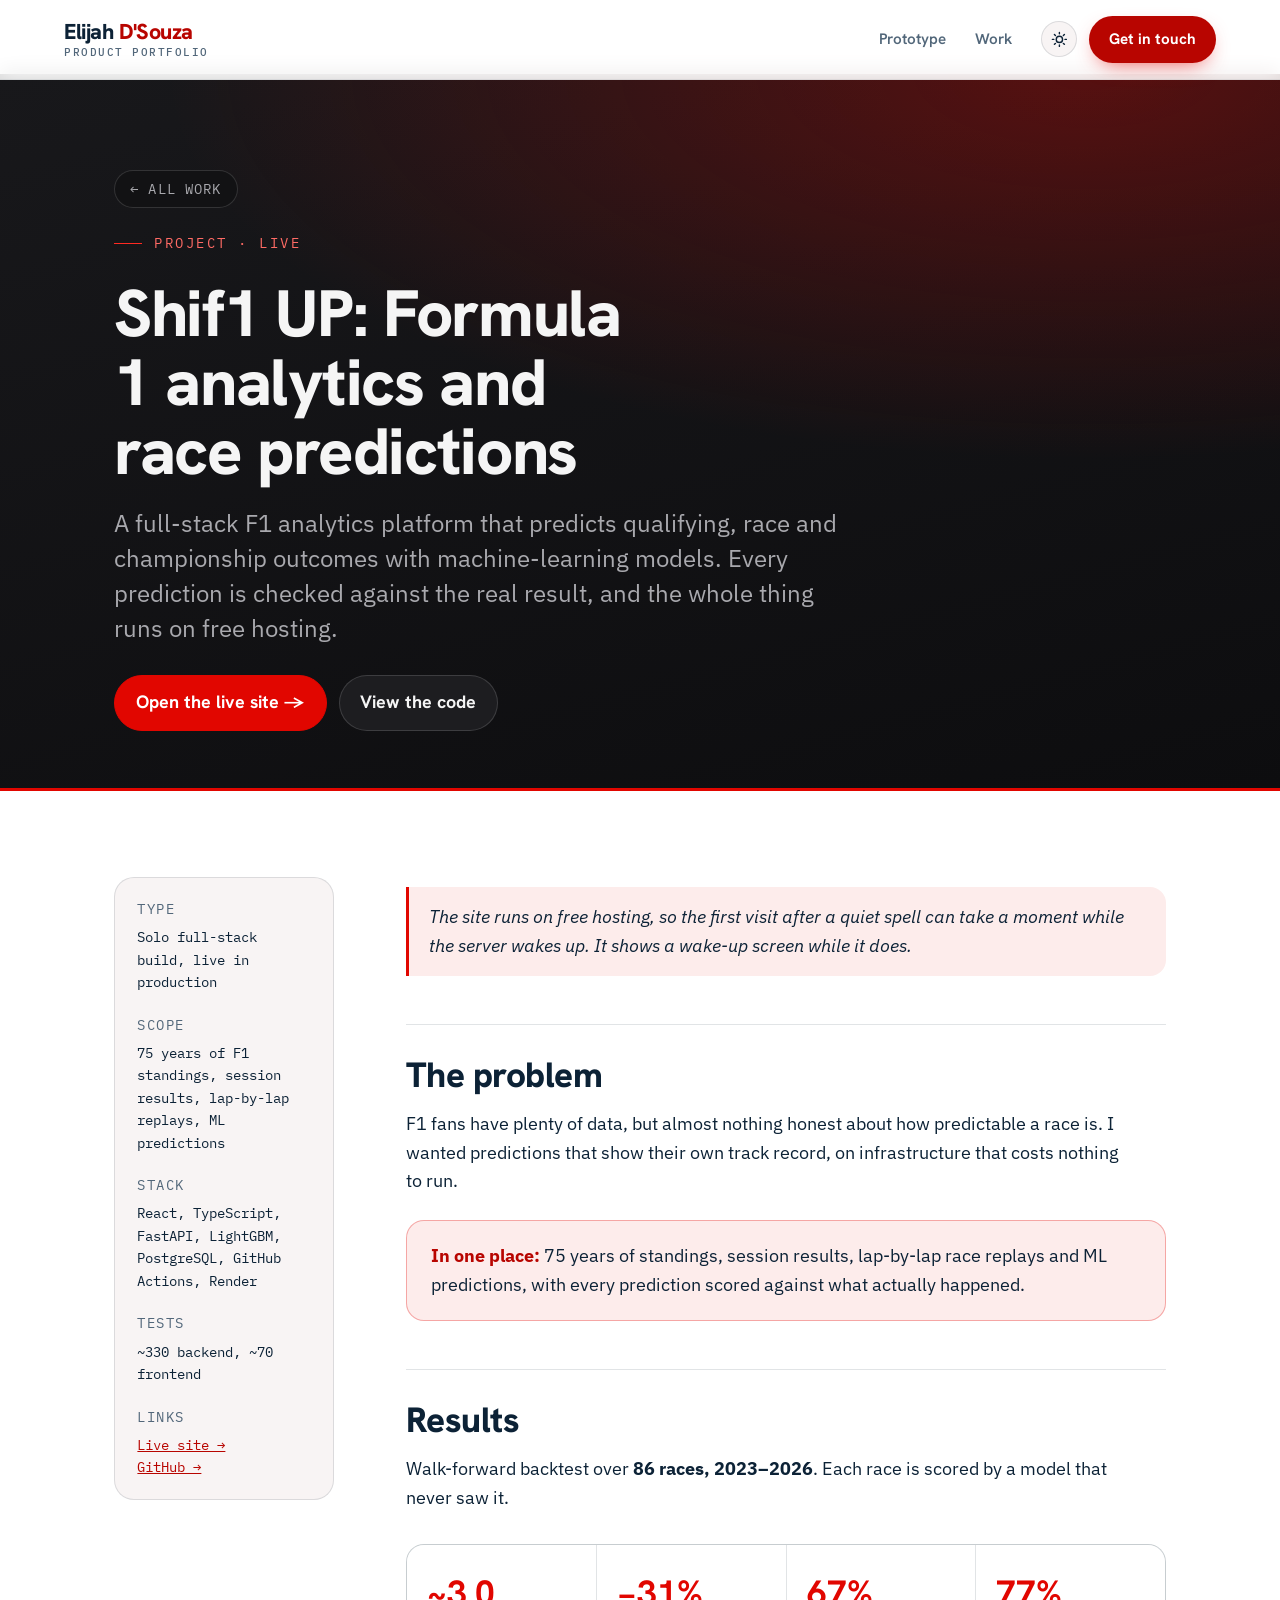
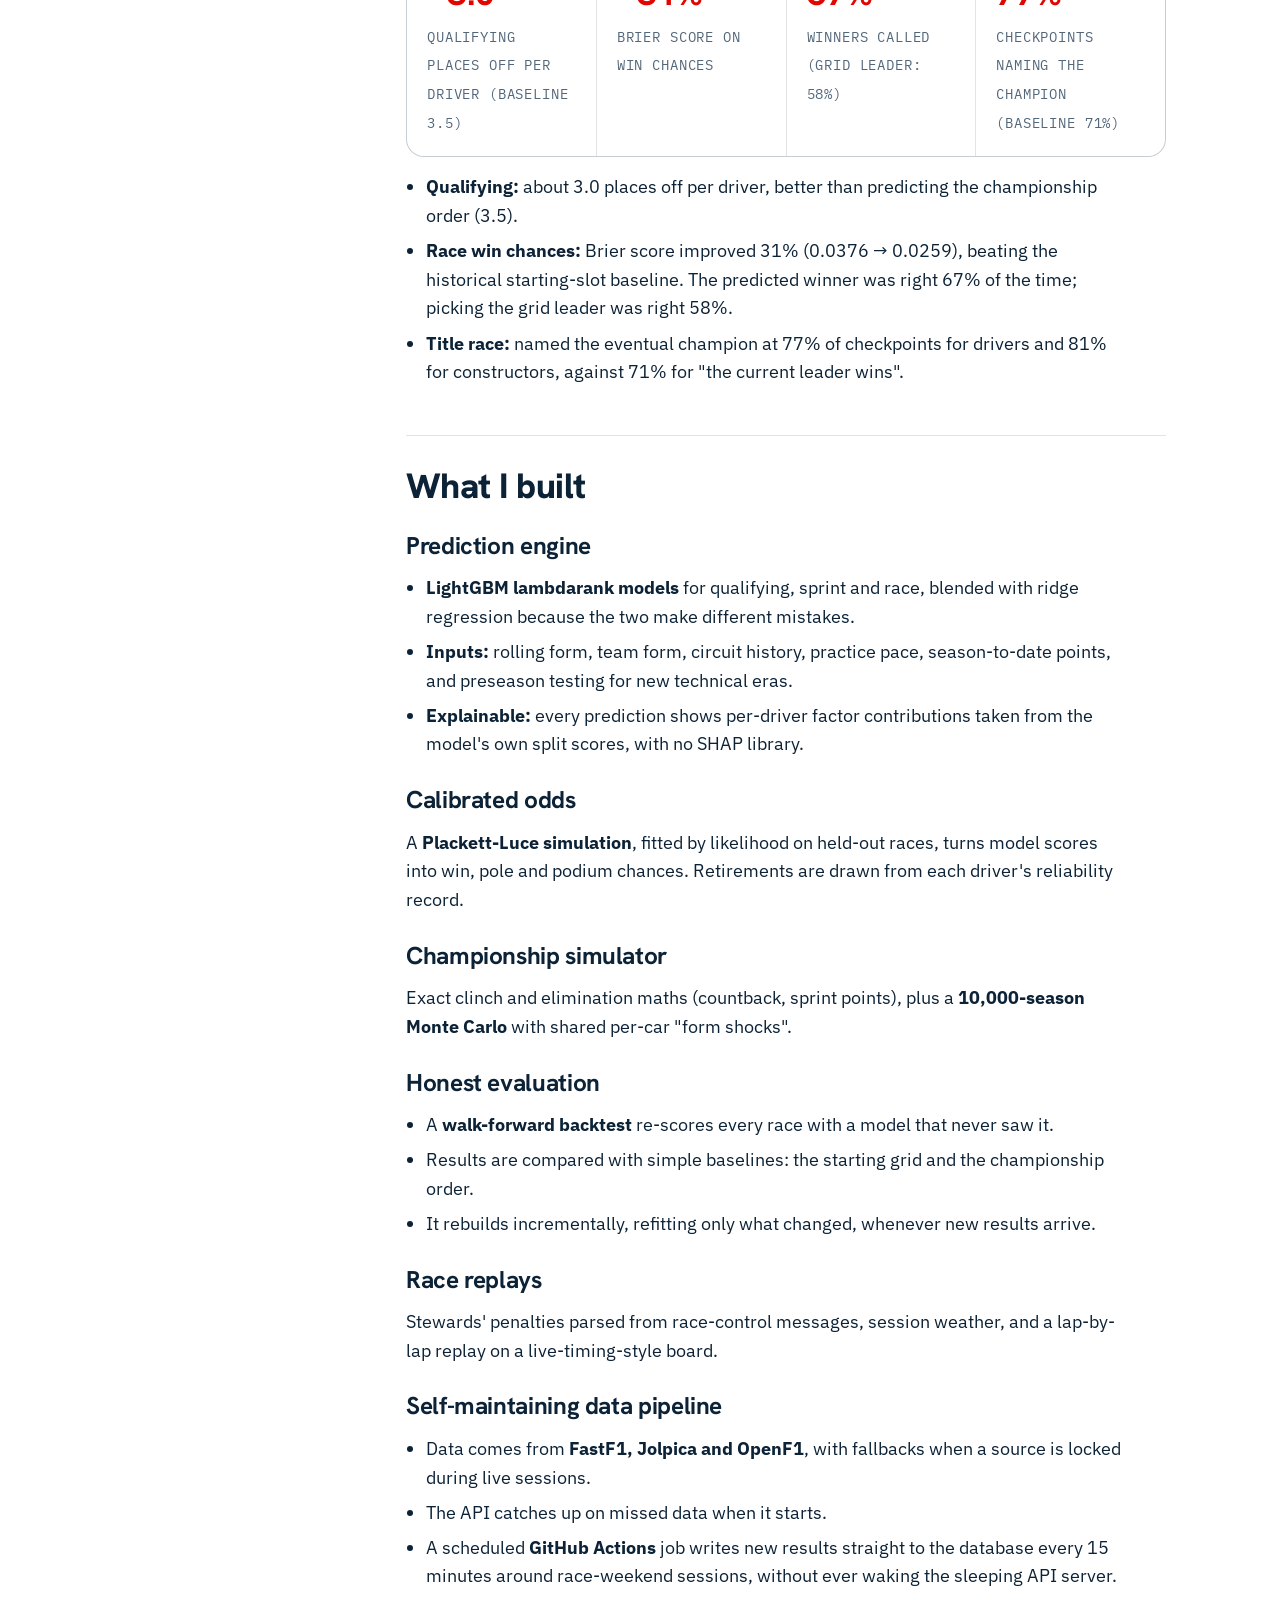
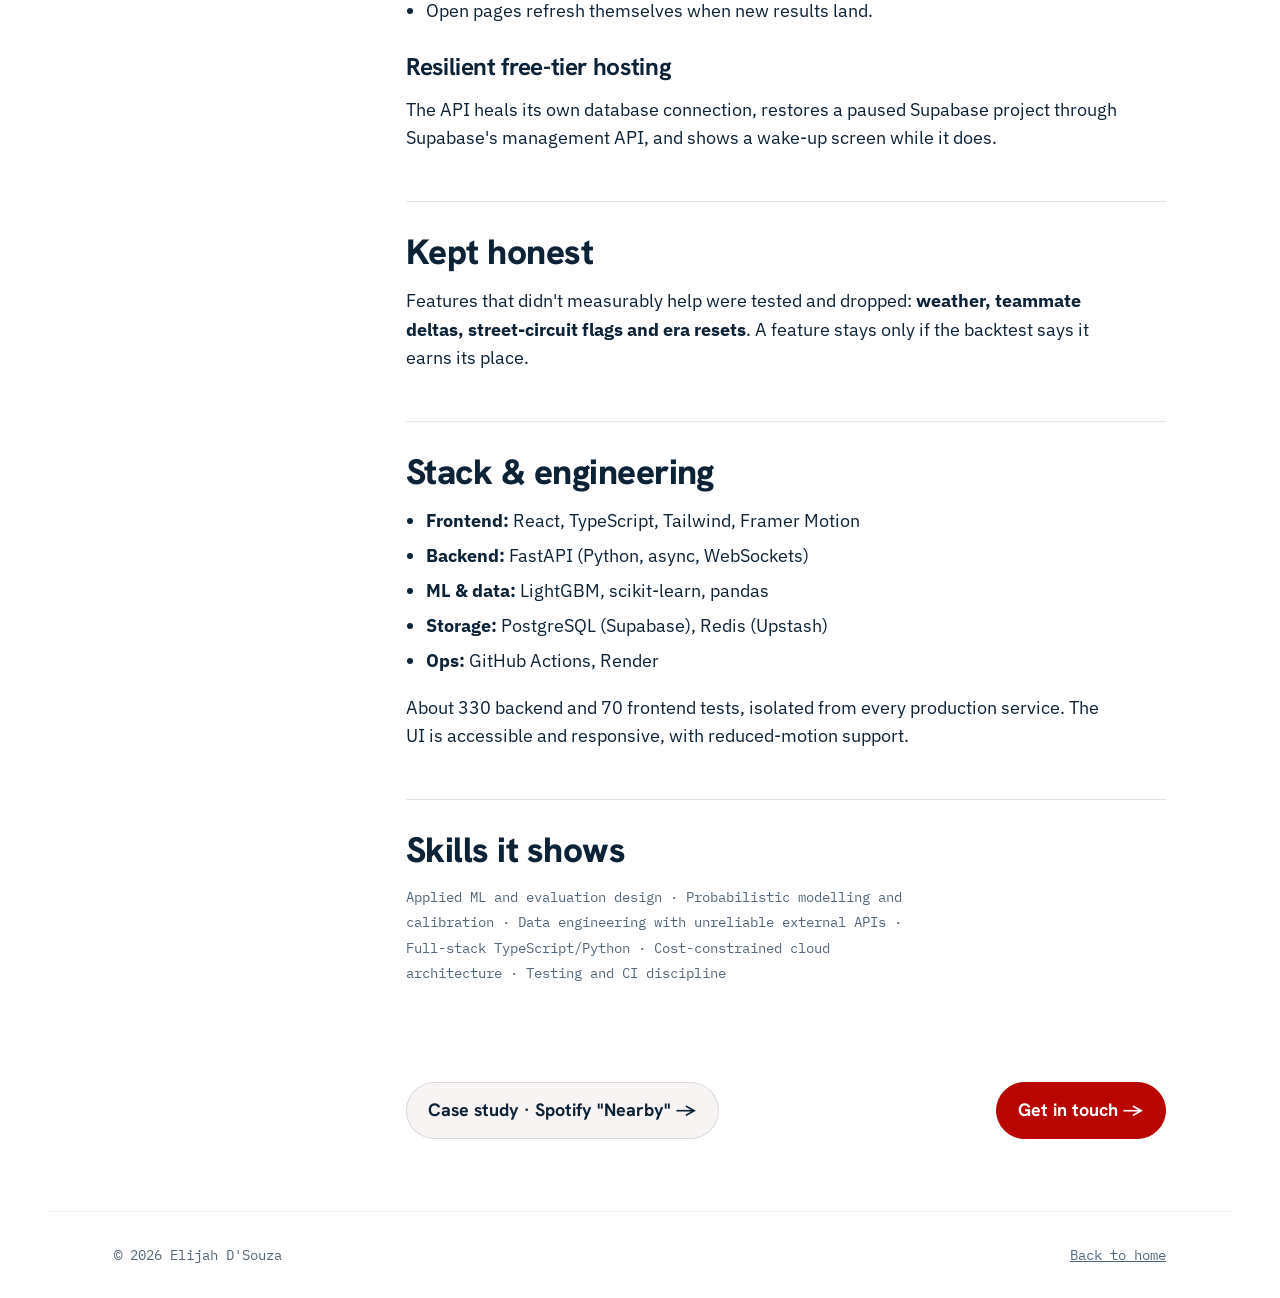
<file: shif1-up.html>
<!DOCTYPE html>
<html lang="en">
<head>
  <meta charset="UTF-8" />
  <meta name="viewport" content="width=device-width, initial-scale=1.0" />
  <title>Shif1 UP · F1 analytics &amp; race predictions — Elijah D'Souza</title>
  <meta name="description" content="A full-stack Formula 1 analytics platform that predicts qualifying, race and championship outcomes with machine learning, checks every prediction against the real result, and runs on free hosting." />
  <link rel="canonical" href="https://knightmare-26.github.io/product-portfolio/shif1-up.html" />
  <meta property="og:type" content="article" />
  <meta property="og:site_name" content="Elijah D'Souza — Product" />
  <meta property="og:title" content="Shif1 UP · F1 analytics &amp; race predictions — Elijah D'Souza" />
  <meta property="og:description" content="A full-stack Formula 1 analytics platform that predicts qualifying, race and championship outcomes with machine learning, checks every prediction against the real result, and runs on free hosting." />
  <meta property="og:url" content="https://knightmare-26.github.io/product-portfolio/shif1-up.html" />
  <meta property="og:image" content="https://knightmare-26.github.io/product-portfolio/assets/og.png" />
  <meta property="og:image:width" content="1200" />
  <meta property="og:image:height" content="630" />
  <meta property="og:image:alt" content="Elijah D'Souza — product case studies and AI teardowns" />
  <meta name="twitter:card" content="summary_large_image" />
  <link rel="icon" href="data:image/svg+xml,%3Csvg xmlns='http://www.w3.org/2000/svg' viewBox='0 0 32 32'%3E%3Crect width='32' height='32' rx='6' fill='%230ea5e9'/%3E%3Ctext x='16' y='22' font-family='monospace' font-size='16' fill='%23ffffff' text-anchor='middle'%3EE%3C/text%3E%3C/svg%3E" />
  <script>try { var t = localStorage.getItem("theme"); if (t === "dark" || t === "light") document.documentElement.dataset.theme = t; } catch (e) {}</script>
  <link rel="preconnect" href="https://fonts.googleapis.com" />
  <link rel="preconnect" href="https://fonts.gstatic.com" crossorigin />
  <link rel="stylesheet" href="https://fonts.googleapis.com/css2?family=Hanken+Grotesk:wght@500;600;700;800&family=IBM+Plex+Mono:wght@400;500&family=IBM+Plex+Sans:wght@400;500;600&display=swap" />
  <link rel="stylesheet" href="./styles.css?v=20261019g" />
</head>
<body class="cs-page t-f1">
  <a class="skip" href="#cs">Skip to project</a>

  <header class="s-head s-head--page">
    <a class="s-mark" href="./index.html">Elijah <b>D'Souza</b><small>Product portfolio</small></a>
    <div class="s-head__end">
      <nav class="s-links" aria-label="Primary">
        <a href="./spotify-nearby-prototype.html">Prototype</a>
        <a href="./index.html#case-studies">Work</a>
      </nav>
      <button class="theme-toggle" type="button" aria-label="Toggle dark mode" data-theme-toggle>
        <svg class="i-sun" viewBox="0 0 24 24" fill="none" stroke="currentColor" stroke-width="2" stroke-linecap="round" aria-hidden="true"><circle cx="12" cy="12" r="4.5"/><path d="M12 2v2M12 20v2M4.9 4.9l1.4 1.4M17.7 17.7l1.4 1.4M2 12h2M20 12h2M4.9 19.1l1.4-1.4M17.7 6.3l1.4-1.4"/></svg>
        <svg class="i-moon" viewBox="0 0 24 24" fill="none" stroke="currentColor" stroke-width="2" stroke-linejoin="round" aria-hidden="true"><path d="M20 14.5A8 8 0 0 1 9.5 4a8 8 0 1 0 10.5 10.5z"/></svg>
      </button>
      <a class="s-cta" href="./index.html#contact">Get in touch</a>
    </div>
    <span class="read-bar" aria-hidden="true"><span></span></span>
  </header>

  <main id="cs">
    <section class="wrap cs-hero">
      <a class="cs-back" href="./index.html#case-studies">← All work</a>
      <p class="eyebrow cs-hero__eyebrow">Project · Live</p>
      <h1>Shif1 UP: Formula 1 analytics and race predictions</h1>
      <p class="lead">A full-stack F1 analytics platform that predicts qualifying, race and championship outcomes with machine-learning models. Every prediction is checked against the real result, and the whole thing runs on free hosting.</p>
      <p class="cs-hero__links">
        <a class="btn-link" href="https://shif1-up-1.onrender.com" target="_blank" rel="noopener">Open the live site →</a>
        <a class="btn-link btn-link--ghost" href="https://github.com/knightmare-26/shif1_up" target="_blank" rel="noopener">View the code</a>
      </p>
    </section>

    <section class="wrap section">
      <div class="cs-layout">

        <dl class="cs-meta">
          <div><dt>Type</dt><dd>Solo full-stack build, live in production</dd></div>
          <div><dt>Scope</dt><dd>75 years of F1 standings, session results, lap-by-lap replays, ML predictions</dd></div>
          <div><dt>Stack</dt><dd>React, TypeScript, FastAPI, LightGBM, PostgreSQL, GitHub Actions, Render</dd></div>
          <div><dt>Tests</dt><dd>~330 backend, ~70 frontend</dd></div>
          <div><dt>Links</dt><dd><a href="https://shif1-up-1.onrender.com" target="_blank" rel="noopener">Live site →</a><br /><a href="https://github.com/knightmare-26/shif1_up" target="_blank" rel="noopener">GitHub →</a></dd></div>
        </dl>

        <div class="cs-body">
          <blockquote>The site runs on free hosting, so the first visit after a quiet spell can take a moment while the server wakes up. It shows a wake-up screen while it does.</blockquote>

          <h2>The problem</h2>
          <p>F1 fans have plenty of data, but almost nothing honest about how predictable a race is. I wanted predictions that show their own track record, on infrastructure that costs nothing to run.</p>

          <div class="callout">
            <p><strong>In one place:</strong> 75 years of standings, session results, lap-by-lap race replays and ML predictions, with every prediction scored against what actually happened.</p>
          </div>

          <h2>Results</h2>
          <p>Walk-forward backtest over <strong>86 races, 2023–2026</strong>. Each race is scored by a model that never saw it.</p>
          <div class="metric-band">
            <div><b>~3.0</b><span>qualifying places off per driver (baseline 3.5)</span></div>
            <div><b>−31%</b><span>Brier score on win chances</span></div>
            <div><b>67%</b><span>winners called (grid leader: 58%)</span></div>
            <div><b>77%</b><span>checkpoints naming the champion (baseline 71%)</span></div>
          </div>
          <ul>
            <li><strong>Qualifying:</strong> about 3.0 places off per driver, better than predicting the championship order (3.5).</li>
            <li><strong>Race win chances:</strong> Brier score improved 31% (0.0376 → 0.0259), beating the historical starting-slot baseline. The predicted winner was right 67% of the time; picking the grid leader was right 58%.</li>
            <li><strong>Title race:</strong> named the eventual champion at 77% of checkpoints for drivers and 81% for constructors, against 71% for "the current leader wins".</li>
          </ul>

          <h2>What I built</h2>
          <h3>Prediction engine</h3>
          <ul>
            <li><strong>LightGBM lambdarank models</strong> for qualifying, sprint and race, blended with ridge regression because the two make different mistakes.</li>
            <li><strong>Inputs:</strong> rolling form, team form, circuit history, practice pace, season-to-date points, and preseason testing for new technical eras.</li>
            <li><strong>Explainable:</strong> every prediction shows per-driver factor contributions taken from the model's own split scores, with no SHAP library.</li>
          </ul>

          <h3>Calibrated odds</h3>
          <p>A <strong>Plackett-Luce simulation</strong>, fitted by likelihood on held-out races, turns model scores into win, pole and podium chances. Retirements are drawn from each driver's reliability record.</p>

          <h3>Championship simulator</h3>
          <p>Exact clinch and elimination maths (countback, sprint points), plus a <strong>10,000-season Monte Carlo</strong> with shared per-car "form shocks".</p>

          <h3>Honest evaluation</h3>
          <ul>
            <li>A <strong>walk-forward backtest</strong> re-scores every race with a model that never saw it.</li>
            <li>Results are compared with simple baselines: the starting grid and the championship order.</li>
            <li>It rebuilds incrementally, refitting only what changed, whenever new results arrive.</li>
          </ul>

          <h3>Race replays</h3>
          <p>Stewards' penalties parsed from race-control messages, session weather, and a lap-by-lap replay on a live-timing-style board.</p>

          <h3>Self-maintaining data pipeline</h3>
          <ul>
            <li>Data comes from <strong>FastF1, Jolpica and OpenF1</strong>, with fallbacks when a source is locked during live sessions.</li>
            <li>The API catches up on missed data when it starts.</li>
            <li>A scheduled <strong>GitHub Actions</strong> job writes new results straight to the database every 15 minutes around race-weekend sessions, without ever waking the sleeping API server.</li>
            <li>Open pages refresh themselves when new results land.</li>
          </ul>

          <h3>Resilient free-tier hosting</h3>
          <p>The API heals its own database connection, restores a paused Supabase project through Supabase's management API, and shows a wake-up screen while it does.</p>

          <h2>Kept honest</h2>
          <p>Features that didn't measurably help were tested and dropped: <strong>weather, teammate deltas, street-circuit flags and era resets</strong>. A feature stays only if the backtest says it earns its place.</p>

          <h2>Stack &amp; engineering</h2>
          <ul>
            <li><strong>Frontend:</strong> React, TypeScript, Tailwind, Framer Motion</li>
            <li><strong>Backend:</strong> FastAPI (Python, async, WebSockets)</li>
            <li><strong>ML &amp; data:</strong> LightGBM, scikit-learn, pandas</li>
            <li><strong>Storage:</strong> PostgreSQL (Supabase), Redis (Upstash)</li>
            <li><strong>Ops:</strong> GitHub Actions, Render</li>
          </ul>
          <p>About 330 backend and 70 frontend tests, isolated from every production service. The UI is accessible and responsive, with reduced-motion support.</p>

          <h2>Skills it shows</h2>
          <p class="cs-tags">Applied ML and evaluation design · Probabilistic modelling and calibration · Data engineering with unreliable external APIs · Full-stack TypeScript/Python · Cost-constrained cloud architecture · Testing and CI discipline</p>

          <div class="cs-next">
            <a href="./case-study-1.html">Case study · Spotify "Nearby" →</a>
            <a href="./index.html#contact">Get in touch →</a>
          </div>
        </div>
      </div>
    </section>
  </main>

  <footer class="foot wrap">
    <span>© <span data-year></span> Elijah D'Souza</span>
    <span><a class="foot__link" href="./index.html">Back to home</a></span>
  </footer>

  <script src="./main.js?v=20261019a"></script>
</body>
</html>
</file>
<file: styles.css>
/* =========================================================================
   Product portfolio — sky blue & white, with a dark-grey dark mode
   Display: Hanken Grotesk · Body: IBM Plex Sans · Labels: IBM Plex Mono
   ========================================================================= */

:root {
  color-scheme: light;
  /* Light: sky blue on white */
  --ground:      #ffffff;
  --surface:     #f2f8fd;
  --surface-2:   #e4f2fc;
  --ink:         #0c2236;
  --muted:       #52677a;
  --hairline:    rgba(12, 34, 54, 0.12);
  --hairline-2:  rgba(12, 34, 54, 0.06);

  --accent:      #0ea5e9;   /* sky — fills, lines, dots */
  --accent-ink:  #0369a1;   /* deeper sky — text on light grounds */
  --accent-soft: #e6f5fe;
  --signal:      #0284c7;   /* metrics */
  --sky-wash:    linear-gradient(165deg, #dff1fd 0%, #f3f9fe 45%, #ffffff 100%);
  --deep:        #0b4a6f;   /* split-panel ground */
  --on-deep:     #f0f9ff;

  --font-display: "Hanken Grotesk", system-ui, -apple-system, "Segoe UI", Arial, sans-serif;
  --font-body:    "IBM Plex Sans", -apple-system, BlinkMacSystemFont, "Segoe UI", sans-serif;
  --font-mono:    "IBM Plex Mono", ui-monospace, "SFMono-Regular", Menlo, monospace;

  --step--1: clamp(0.80rem, 0.77rem + 0.15vw, 0.88rem);
  --step-0:  clamp(1.00rem, 0.96rem + 0.20vw, 1.13rem);
  --step-1:  clamp(1.25rem, 1.16rem + 0.45vw, 1.55rem);
  --step-2:  clamp(1.60rem, 1.40rem + 1.00vw, 2.30rem);
  --step-3:  clamp(2.10rem, 1.70rem + 2.00vw, 3.50rem);

  --measure: 65ch;
  --pad-x: clamp(1.25rem, 5vw, 5rem);
  --maxw: 1180px;

  --radius: 5px;
  --ease: cubic-bezier(0.22, 1, 0.36, 1);
}

/* Dark: white grounds become dark grey; sky stays the accent */
@media (prefers-color-scheme: dark) {
  :root:not([data-theme="light"]) {
    color-scheme: dark;
    --ground: #1e2126; --surface: #262a30; --surface-2: #2e333a;
    --ink: #eef3f8; --muted: #a0abb8;
    --hairline: rgba(255, 255, 255, 0.11); --hairline-2: rgba(255, 255, 255, 0.06);
    --accent: #38bdf8; --accent-ink: #7dd3fc; --accent-soft: #1d3240; --signal: #38bdf8;
    --sky-wash: linear-gradient(165deg, #22303b 0%, #20262d 45%, #1e2126 100%);
    --deep: #0f2f45; --on-deep: #e0f2fe;
  }
}
:root[data-theme="dark"] {
  color-scheme: dark;
  --ground: #1e2126; --surface: #262a30; --surface-2: #2e333a;
  --ink: #eef3f8; --muted: #a0abb8;
  --hairline: rgba(255, 255, 255, 0.11); --hairline-2: rgba(255, 255, 255, 0.06);
  --accent: #38bdf8; --accent-ink: #7dd3fc; --accent-soft: #1d3240; --signal: #38bdf8;
  --sky-wash: linear-gradient(165deg, #22303b 0%, #20262d 45%, #1e2126 100%);
  --deep: #0f2f45; --on-deep: #e0f2fe;
}

/* ---- Reset-ish ------------------------------------------------------- */
*, *::before, *::after { box-sizing: border-box; }
html { scroll-behavior: smooth; -webkit-text-size-adjust: 100%; }
@media (prefers-reduced-motion: reduce) {
  html { scroll-behavior: auto; }
  *, *::before, *::after {
    animation-duration: 0.001ms !important;
    transition-duration: 0.001ms !important;
  }
}

body {
  margin: 0;
  background: var(--ground);
  color: var(--ink);
  font-family: var(--font-body);
  font-size: var(--step-0);
  line-height: 1.6;
  -webkit-font-smoothing: antialiased;
  text-rendering: optimizeLegibility;
  overflow-x: hidden;
}

img { max-width: 100%; height: auto; display: block; }
a { color: inherit; }

h1, h2, h3, h4 {
  font-family: var(--font-display);
  font-weight: 700;
  line-height: 1.05;
  text-wrap: balance;
  margin: 0;
  letter-spacing: -0.015em;
}

p { margin: 0; }

::selection { background: var(--accent); color: var(--ground); }

:focus-visible {
  outline: 2px solid var(--accent);
  outline-offset: 3px;
  border-radius: 2px;
}

/* ---- Layout helpers ------------------------------------------------- */
.wrap {
  max-width: var(--maxw);
  margin-inline: auto;
  padding-inline: var(--pad-x);
}

.section {
  padding-block: clamp(2.75rem, 6vw, 4.5rem);
  border-top: 1px solid var(--hairline);
  scroll-margin-top: 4.5rem; /* clears the sticky nav on an in-page jump */
}

.eyebrow {
  font-family: var(--font-mono);
  font-size: var(--step--1);
  text-transform: uppercase;
  letter-spacing: 0.18em;
  color: var(--accent-ink);
  display: flex;
  align-items: center;
  gap: 0.75rem;
  margin-bottom: 1.25rem;
}
.eyebrow::before {
  content: "";
  width: 1.75rem;
  height: 1px;
  background: var(--accent);
  flex: none;
}

.lead {
  font-size: var(--step-1);
  line-height: 1.45;
  max-width: 34ch;
  color: var(--ink);
}

.prose { max-width: var(--measure); margin-top: 1.25rem; }
.prose p + p { margin-top: 1.1em; }
.prose__note { color: var(--muted); }

/* ---- Skip link ---------------------------------------------------- */
.skip { position: absolute; left: -999px; }
.skip:focus {
  left: 1rem; top: 1rem; z-index: 100;
  background: var(--accent); color: var(--ground);
  padding: 0.6rem 1rem; border-radius: var(--radius);
  font-family: var(--font-mono); font-size: var(--step--1);
}

/* ---- Top nav (used on case-study pages) --------------------------- */
.nav {
  position: sticky; top: 0; z-index: 50;
  background: color-mix(in srgb, var(--ground) 88%, transparent);
  backdrop-filter: blur(8px);
  border-bottom: 1px solid var(--hairline);
}
.nav__inner {
  display: flex; align-items: center; justify-content: space-between;
  gap: 1rem; padding-block: 0.9rem;
}
.nav__mark {
  font-family: var(--font-mono); font-size: var(--step--1);
  text-transform: uppercase; letter-spacing: 0.14em;
  text-decoration: none; font-weight: 500;
}
.nav__mark b { color: var(--accent-ink); font-weight: 600; }
.nav__links { display: flex; flex-wrap: wrap; justify-content: flex-end; gap: 0.6rem clamp(0.75rem, 3vw, 2rem); align-items: center; }
.nav__links a {
  font-family: var(--font-mono); font-size: var(--step--1);
  text-decoration: none; color: var(--muted);
  text-transform: lowercase; letter-spacing: 0.04em;
  transition: color 0.2s var(--ease);
}
.nav__links a:hover { color: var(--ink); }
.nav__links .is-cta { color: var(--ink); border-bottom: 1px solid var(--accent); padding-bottom: 2px; }

/* About is the first section under the nav — no extra headroom needed (the
   nav already frames the top of the page) and no top hairline, since the
   nav's own bottom border already divides it from the content. */
.section--first { border-top: 0; }

/* ---- Work list ---------------------------------------------- */
.work { display: grid; gap: 1px; background: var(--hairline); border-block: 1px solid var(--hairline); }
.work__item {
  background: var(--ground);
  text-decoration: none;
  color: inherit;
  display: grid;
  grid-template-columns: 5rem 1fr auto;
  gap: clamp(1rem, 4vw, 3rem);
  align-items: baseline;
  padding: clamp(1.5rem, 4vw, 2.5rem) 0.25rem;
  transition: background 0.25s var(--ease), padding-left 0.25s var(--ease);
}
.work__item:hover, .work__item:focus-visible {
  background: var(--surface);
  padding-left: 1rem;
}
.work__num { font-family: var(--font-mono); font-size: var(--step--1); color: var(--accent-ink); }
.work__body h3 { font-size: var(--step-2); }
.work__body p { color: var(--muted); margin-top: 0.6rem; max-width: 52ch; }
.work__tags { margin-top: 1rem; display: flex; flex-wrap: wrap; gap: 0.4rem; }
.work__tags span { font-family: var(--font-mono); font-size: var(--step--1); color: var(--muted); }
.work__tags span:not(:last-child)::after { content: "/"; color: var(--muted); opacity: 0.5; margin-inline: 0.15rem; }
.work__metric { text-align: right; font-family: var(--font-display); }
.work__metric b { display: block; font-size: var(--step-2); color: var(--signal); font-weight: 700; }
.work__metric-label {
  font-family: var(--font-mono); font-size: var(--step--1);
  color: var(--muted); text-transform: uppercase; letter-spacing: 0.08em;
}
.work__arrow { color: var(--muted); margin-left: 0.35rem; }
.work__arrow { display: inline-block; transition: transform 0.25s var(--ease); }
.work__item:hover .work__arrow { transform: translateX(4px); }
@media (max-width: 760px) {
  .work__item { grid-template-columns: 1fr; gap: 0.75rem; }
  .work__metric { text-align: left; }
  .work__metric b { font-size: var(--step-1); }
}

/* ---- Product cards ------------------------------------------ */
.cards {
  list-style: none; margin: 1.5rem 0 0; padding: 0;
  display: grid; grid-template-columns: repeat(auto-fill, minmax(min(100%, 460px), 1fr));
  gap: 1rem;
}
.card a {
  display: flex; flex-direction: column; height: 100%;
  gap: 0.55rem;
  text-decoration: none;
  background: var(--surface);
  border: 1px solid var(--hairline);
  border-radius: 12px;
  padding: 1.4rem 1.5rem 1.25rem;
  transition: border-color 0.2s var(--ease), background 0.2s var(--ease),
              transform 0.2s var(--ease);
}
.card a:hover, .card a:focus-visible {
  border-color: color-mix(in srgb, var(--accent) 45%, transparent);
  background: var(--surface-2);
  transform: translateY(-2px);
}
.card__kind {
  font-family: var(--font-mono); font-size: var(--step--1);
  text-transform: uppercase; letter-spacing: 0.12em;
  color: var(--accent-ink);
}
.card h3 { font-size: var(--step-1); }
.card p { color: var(--muted); font-size: var(--step--1); line-height: 1.55; }
.card__tags { display: flex; flex-wrap: wrap; gap: 0.15rem 0.4rem; margin-top: auto; padding-top: 0.6rem; }
.card__tags span { font-family: var(--font-mono); font-size: var(--step--1); color: var(--muted); }
.card__tags span:not(:last-child)::after { content: "/"; opacity: 0.5; margin-inline: 0.15rem; }
.card__go {
  font-family: var(--font-mono); font-size: var(--step--1);
  color: var(--accent-ink); letter-spacing: 0.04em;
}

/* ---- Contact --------------------------------------------- */
.contact h2 { font-size: var(--step-3); max-width: 22ch; }
.contact__links { margin-top: 2rem; display: flex; flex-wrap: wrap; gap: 0.75rem 1.5rem; }
.contact__links a {
  font-family: var(--font-mono); font-size: var(--step--1);
  text-transform: uppercase; letter-spacing: 0.08em;
  text-decoration: none;
  border-bottom: 1px solid var(--hairline);
  padding-bottom: 3px;
  transition: border-color 0.2s var(--ease), color 0.2s var(--ease);
}
.contact__links a:hover { border-color: var(--accent); color: var(--accent-ink); }

/* ---- Footer -------------------------------------------- */
.foot__link { color: inherit; }
.foot {
  border-top: 1px solid var(--hairline);
  padding-block: 2rem;
  display: flex; flex-wrap: wrap; justify-content: space-between; gap: 1rem;
  font-family: var(--font-mono); font-size: var(--step--1); color: var(--muted);
}

/* ---- Reveal animation --------------------------------- */
.reveal { opacity: 0; transform: translateY(16px); transition: opacity 0.6s var(--ease), transform 0.6s var(--ease); }
.reveal.is-in { opacity: 1; transform: none; }

/* =======================================================
   Case-study pages
   ======================================================= */
.cs-hero { padding-block: clamp(3rem, 8vw, 5.5rem) clamp(2rem, 5vw, 3rem); }
.cs-back {
  font-family: var(--font-mono); font-size: var(--step--1);
  text-decoration: none; color: var(--muted);
  text-transform: uppercase; letter-spacing: 0.08em;
}
.cs-back:hover { color: var(--ink); }
.cs-hero__eyebrow { margin-top: 1.5rem; }
.cs-hero h1 { margin-top: 1.5rem; font-size: var(--step-3); max-width: 20ch; }
.cs-hero .lead { margin-top: 1.25rem; max-width: 48ch; color: var(--muted); }

.cs-layout {
  display: grid;
  grid-template-columns: 220px minmax(0, 1fr);
  gap: clamp(2rem, 6vw, 4.5rem);
  align-items: start;
}
@media (max-width: 900px) { .cs-layout { grid-template-columns: 1fr; } }

.cs-meta {
  position: sticky; top: 5rem; display: grid; gap: 1.25rem;
  font-family: var(--font-mono); font-size: var(--step--1);
}
@media (max-width: 900px) { .cs-meta { position: static; grid-template-columns: repeat(2, 1fr); } }
.cs-meta dt { color: var(--muted); text-transform: uppercase; letter-spacing: 0.1em; }
.cs-meta dd { margin: 0.35rem 0 0; }

.cs-body h2 {
  font-size: var(--step-2); margin-top: 3rem; padding-top: 2rem;
  border-top: 1px solid var(--hairline);
}
.cs-body h2:first-child { margin-top: 0; padding-top: 0; border-top: 0; }
.cs-body h3 { font-size: var(--step-1); margin-top: 1.75rem; }
.cs-body p, .cs-body ul, .cs-body ol { max-width: var(--measure); margin-top: 1rem; }
.cs-body ul, .cs-body ol { padding-left: 1.25rem; }
.cs-body li { margin-top: 0.4rem; }
.cs-body blockquote {
  margin: 1.5rem 0 0; padding-left: 1.25rem;
  border-left: 2px solid var(--accent); color: var(--muted); font-style: italic;
}

.callout {
  margin-top: 1.5rem;
  background: var(--accent-soft);
  border: 1px solid color-mix(in srgb, var(--accent) 30%, transparent);
  border-radius: var(--radius);
  padding: 1.25rem 1.5rem;
}
.callout p { margin-top: 0.5rem; max-width: none; }
.callout p:first-child { margin-top: 0; }
.callout strong { color: var(--accent-ink); }

.metric-band {
  margin-top: 2rem;
  display: grid; grid-template-columns: repeat(auto-fit, minmax(140px, 1fr));
  gap: 1px; background: var(--hairline);
  border: 1px solid var(--hairline); border-radius: var(--radius); overflow: hidden;
}
.metric-band div { background: var(--ground); padding: 1.25rem; }
.metric-band b { font-family: var(--font-display); font-size: var(--step-2); color: var(--signal); display: block; }
.metric-band span {
  font-family: var(--font-mono); font-size: var(--step--1);
  color: var(--muted); text-transform: uppercase; letter-spacing: 0.06em;
}

.cs-next {
  margin-top: 4rem; border-top: 1px solid var(--hairline); padding-top: 2rem;
  display: flex; justify-content: space-between; align-items: baseline;
  gap: 1rem; flex-wrap: wrap;
}
.cs-next__note { font-family: var(--font-mono); font-size: var(--step--1); color: var(--muted); }
.cs-next a { font-family: var(--font-display); font-weight: 700; font-size: var(--step-1); text-decoration: none; }
.cs-next a:hover { color: var(--accent); }

.cs-body code {
  font-family: var(--font-mono); font-size: 0.88em;
  background: var(--surface-2); padding: 0.1em 0.35em; border-radius: 3px;
}

.cs-figure {
  margin: 2rem 0 0; padding: 1.5rem;
  background: var(--surface); border: 1px solid var(--hairline); border-radius: var(--radius);
}
.cs-figure svg { display: block; width: 100%; height: auto; }
.cs-figure figcaption {
  margin-top: 1rem; font-family: var(--font-mono); font-size: var(--step--1); color: var(--muted);
}
.fig-ring { fill: none; stroke: var(--hairline); stroke-width: 1.5; stroke-dasharray: 4 5; }
.fig-core { fill: var(--accent-soft); stroke: var(--accent); stroke-width: 1.5; }
.fig-node { fill: var(--surface-2); stroke: color-mix(in srgb, var(--accent) 45%, transparent); }
.fig-line { fill: none; stroke: var(--accent); stroke-width: 1.5; }
.fig-arrowhead { fill: var(--accent); }
.fig-core-t { fill: var(--ink); font-family: var(--font-display); font-weight: 700; font-size: 17px; }
.fig-node-t { fill: var(--ink); font-family: var(--font-body); font-weight: 600; font-size: 13px; }
.fig-label { fill: var(--ink); font-family: var(--font-mono); font-size: 13px; }
.fig-sub { fill: var(--muted); font-family: var(--font-mono); font-size: 11px; }

.cs-table-wrap { margin-top: 1.5rem; overflow-x: auto; }
.cs-table { width: 100%; border-collapse: collapse; font-size: var(--step--1); min-width: 480px; }
.cs-table th, .cs-table td {
  text-align: left; vertical-align: top; padding: 0.75rem 0.9rem;
  border-bottom: 1px solid var(--hairline);
}
.cs-table th {
  font-family: var(--font-mono); font-weight: 500; color: var(--muted);
  text-transform: uppercase; letter-spacing: 0.08em;
}
.cs-table td:first-child { font-family: var(--font-mono); color: var(--signal); }
.cs-table td:nth-child(3), .cs-table td:nth-child(4) { white-space: nowrap; font-family: var(--font-mono); }

.cs-table--plain td:first-child { color: var(--ink); white-space: nowrap; }
.cs-table--plain td:nth-child(3), .cs-table--plain td:nth-child(4) { white-space: normal; font-family: var(--font-body); }
.cs-table--plain code { white-space: nowrap; }

.fig-step { fill: var(--ground); stroke: var(--hairline); }
.fig-line--done { stroke: var(--signal); }
.fig-bracket { fill: none; stroke: var(--muted); stroke-width: 1; }
.fig-seg1 { fill: color-mix(in srgb, var(--accent) 55%, var(--ground)); }
.fig-seg2 { fill: color-mix(in srgb, var(--accent) 30%, var(--ground)); }
.fig-seg3 { fill: var(--surface-2); stroke: var(--hairline); }
.fig-tick { stroke: var(--hairline); }
.fig-rule { stroke: var(--hairline); }

.cs-trace { list-style: none; padding-left: 0 !important; }
.cs-trace li {
  display: grid; grid-template-columns: 4.5rem 1fr; gap: 0.75rem;
  padding: 0.6rem 0; border-bottom: 1px solid var(--hairline-2); margin-top: 0;
}
.cs-trace li > span {
  font-family: var(--font-mono); font-size: var(--step--1); color: var(--signal); padding-top: 0.15rem;
}

.cs-sources { font-size: var(--step--1); }

/* =======================================================
   Theme toggle (all pages)
   ======================================================= */
.theme-toggle {
  width: 2.25rem; height: 2.25rem; flex: none;
  display: inline-grid; place-items: center;
  border-radius: 999px; border: 1px solid var(--hairline);
  background: var(--surface); color: var(--ink); cursor: pointer;
  transition: background 0.2s var(--ease), border-color 0.2s var(--ease);
}
.theme-toggle:hover { border-color: var(--accent); }
.theme-toggle svg { width: 1.05rem; height: 1.05rem; }
.theme-toggle .i-moon { display: none; }
:root[data-theme="dark"] .theme-toggle .i-sun { display: none; }
:root[data-theme="dark"] .theme-toggle .i-moon { display: block; }
@media (prefers-color-scheme: dark) {
  :root:not([data-theme="light"]) .theme-toggle .i-sun { display: none; }
  :root:not([data-theme="light"]) .theme-toggle .i-moon { display: block; }
}
.nav__end { display: flex; align-items: center; gap: clamp(0.75rem, 3vw, 1.5rem); }

/* =======================================================
   Case-study pages: portfolio chrome (matches the home page)
   ======================================================= */
.cs-page main { padding-top: 4.6rem; }
.s-head--page {
  pointer-events: auto;
  padding-block: 0.8rem;
  background: color-mix(in srgb, var(--ground) 84%, transparent);
  backdrop-filter: blur(10px);
  border-bottom: 1px solid var(--hairline-2);
}
.s-links { display: flex; gap: 0.25rem; margin-right: 0.25rem; }
.s-links a {
  font-family: var(--font-display); font-weight: 600; font-size: 0.95rem;
  text-decoration: none; color: var(--muted);
  padding: 0.45rem 0.8rem; border-radius: 999px;
  transition: background 0.2s var(--ease), color 0.2s var(--ease);
}
.s-links a:hover { background: var(--surface); color: var(--ink); }
@media (max-width: 760px) { .s-links { display: none; } .cs-page .s-mark small { display: none; } }
.read-bar { position: absolute; left: 0; right: 0; bottom: -1px; height: 3px; }
.read-bar span { display: block; height: 100%; width: var(--read, 0%); background: var(--accent); }

.cs-page .cs-hero { position: relative; isolation: isolate; padding-block: clamp(3.5rem, 8vw, 6rem) clamp(2.5rem, 5vw, 3.75rem); }
.cs-page .cs-hero::before {
  content: ""; position: absolute; z-index: -1; inset: 0 calc(50% - 50vw);
  background: var(--sky-wash); border-bottom: 1px solid var(--hairline-2);
}
.cs-page .cs-hero h1 { font-weight: 800; font-size: clamp(2.3rem, 1.7rem + 3vw, 4.2rem); max-width: 22ch; letter-spacing: -0.02em; }
.cs-page .cs-hero .lead { font-size: var(--step-1); max-width: 52ch; }
.cs-page .cs-back {
  display: inline-flex; align-items: center; gap: 0.4rem;
  padding: 0.45rem 0.95rem; border-radius: 999px;
  background: var(--ground); border: 1px solid var(--hairline);
}
.cs-page .cs-back:hover { border-color: var(--accent); }
.cs-page .section { border-top: 0; }
.cs-page .cs-meta {
  background: var(--surface); border: 1px solid var(--hairline); border-radius: 20px;
  padding: 1.25rem 1.4rem;
}
.cs-page .cs-meta a { color: var(--accent-ink); }
.cs-page .cs-body h2 { font-weight: 800; }
.cs-page .cs-body blockquote {
  background: var(--accent-soft); border-left: 3px solid var(--accent);
  border-radius: 0 16px 16px 0; padding: 1rem 1.25rem; color: var(--ink);
}
.cs-page .callout { border-radius: 18px; padding: 1.3rem 1.5rem; }
.cs-page .metric-band { border-radius: 18px; }
.cs-page .cs-figure { border-radius: 22px; }
.cs-page .cs-table-wrap { border: 1px solid var(--hairline); border-radius: 18px; padding: 0.25rem 0.75rem; background: var(--ground); }
.cs-page .cs-table tr:last-child td { border-bottom: 0; }
.cs-page .cs-body a { color: var(--accent-ink); }
.cs-page .cs-next { border-top: 0; }
.cs-page .cs-next a {
  font-size: var(--step-0); padding: 0.8rem 1.3rem; border-radius: 999px;
  background: var(--surface); border: 1px solid var(--hairline); color: var(--ink);
}
.cs-page .cs-next a:last-child { background: var(--accent-ink); border-color: var(--accent-ink); color: #fff; }
:root[data-theme="dark"] .cs-page .cs-next a:last-child { background: var(--accent); border-color: var(--accent); color: #0c2236; }
@media (prefers-color-scheme: dark) { :root:not([data-theme="light"]) .cs-page .cs-next a:last-child { background: var(--accent); border-color: var(--accent); color: #0c2236; } }
.cs-page .cs-next a:hover { color: inherit; filter: brightness(1.05); }
.cs-page .foot { border-top: 1px solid var(--hairline-2); }
.cs-hero__links { margin-top: 1.75rem; display: flex; flex-wrap: wrap; gap: 0.75rem; }
.btn-link {
  display: inline-block; padding: 0.8rem 1.3rem; border-radius: 999px; text-decoration: none;
  font-family: var(--font-display); font-weight: 700;
  background: var(--accent-ink); border: 1px solid var(--accent-ink); color: #fff;
}
.btn-link--ghost { background: var(--surface); border-color: var(--hairline); color: var(--ink); }
.btn-link:hover { filter: brightness(1.05); }
:root[data-theme="dark"] .btn-link:not(.btn-link--ghost) { background: var(--accent); border-color: var(--accent); color: #0c2236; }
@media (prefers-color-scheme: dark) { :root:not([data-theme="light"]) .btn-link:not(.btn-link--ghost) { background: var(--accent); border-color: var(--accent); color: #0c2236; } }
.cs-tags { font-family: var(--font-mono); font-size: var(--step--1); color: var(--muted); line-height: 1.8; }

/* =======================================================
   Home: scroll story
   A chapter is a tall .pin section; its .stage sticks to the
   viewport while scroll progress (--p, 0→1) drives the scene.
   ======================================================= */
.story { background: var(--ground); }

.s-head {
  position: fixed; inset: 0 0 auto 0; z-index: 60;
  display: flex; align-items: center; justify-content: space-between; gap: 1rem;
  padding: 1rem var(--pad-x);
  pointer-events: none;
}
.s-head > * { pointer-events: auto; }
.s-mark {
  font-family: var(--font-display); font-weight: 800; font-size: 1.35rem;
  letter-spacing: -0.02em; text-decoration: none; line-height: 1;
}
.s-mark small {
  display: block; font-family: var(--font-mono); font-weight: 500;
  font-size: 0.68rem; letter-spacing: 0.14em; text-transform: uppercase;
  color: var(--muted); margin-top: 0.3rem;
}
.s-mark b { color: var(--accent-ink); font-weight: 800; }
.s-cta {
  font-family: var(--font-display); font-weight: 700; font-size: 0.95rem;
  text-decoration: none; color: #fff; background: var(--accent-ink);
  padding: 0.7rem 1.25rem; border-radius: 999px;
  box-shadow: 0 8px 22px -10px color-mix(in srgb, var(--accent) 80%, transparent);
  transition: transform 0.2s var(--ease);
}
:root[data-theme="dark"] .s-cta { color: #0c2236; background: var(--accent); }
@media (prefers-color-scheme: dark) { :root:not([data-theme="light"]) .s-cta { color: #0c2236; background: var(--accent); } }
.s-cta:hover { transform: translateY(-1px); }
.s-head__end { display: flex; align-items: center; gap: 0.75rem; }

/* progress rail */
.s-rail {
  position: fixed; left: var(--pad-x); bottom: 1.25rem; z-index: 60;
  width: min(560px, calc(100vw - 2 * var(--pad-x)));
  display: flex; justify-content: space-between; align-items: center;
}
.s-rail::before, .s-rail__fill {
  content: ""; position: absolute; left: 0.45rem; right: 0.45rem; top: 50%; height: 2px;
  background: var(--hairline); transform: translateY(-50%);
}
.s-rail__fill { background: var(--accent); right: auto; width: 0; }
.s-rail a {
  position: relative; width: 0.9rem; height: 0.9rem; border-radius: 50%;
  background: var(--ground); border: 2px solid var(--hairline);
  transition: border-color 0.25s var(--ease), transform 0.25s var(--ease), background 0.25s var(--ease);
}
.s-rail a.is-done { border-color: var(--accent); background: var(--accent); }
.s-rail a.is-here { border-color: var(--accent); transform: scale(1.35); background: var(--ground); }
.s-rail a span {
  position: absolute; bottom: 1.4rem; left: 50%; transform: translateX(-50%);
  font-family: var(--font-mono); font-size: 0.68rem; letter-spacing: 0.08em; text-transform: uppercase;
  color: var(--muted); white-space: nowrap; opacity: 0; transition: opacity 0.2s var(--ease);
}
.s-rail a:hover span, .s-rail a:focus-visible span, .s-rail a.is-here span { opacity: 1; }

.pin { position: relative; height: calc(var(--len, 2) * 100vh); }
.stage {
  position: sticky; top: 0; height: 100vh; height: 100svh; overflow: hidden;
  display: grid; align-items: center;
  background: var(--sky-wash);
}
.stage__inner { width: 100%; max-width: var(--maxw); margin-inline: auto; padding: 6rem var(--pad-x) 5rem; }

/* ---- 1 · hero: the name, which docks into the header as you scroll ---- */
.hero-name {
  margin: 0; text-align: center;
  font-family: var(--font-display); font-weight: 800; line-height: 1;
  font-size: clamp(3rem, 11.5vw, 10rem); letter-spacing: -0.03em;
}
.hero-name { position: relative; }
.hero-name__inner { position: relative; z-index: 1; display: inline-block; transform-origin: 0 0; will-change: transform; }
/* outlined echo, offset behind the name; drifts left and fades as the name docks */
.hero-name__echo {
  position: absolute; left: 50%; top: 0; z-index: 0; white-space: nowrap; pointer-events: none;
  color: transparent; -webkit-text-stroke: 1.5px color-mix(in srgb, var(--accent) 45%, transparent);
  transform: translate(calc(-50% - 3% - var(--p, 0) * 14%), 10%);
  opacity: clamp(0, calc(1 - var(--p, 0) * 2.6), 1);
  animation: subIn 1.1s var(--ease) 0.25s both;
}
.hero-name b { color: var(--accent-ink); font-weight: 800; }
.hero-name .w { display: inline-block; animation: letterIn 0.9s var(--ease) both; animation-delay: calc(var(--i) * 120ms + 80ms); }
@keyframes letterIn { from { opacity: 0; transform: translateY(0.35em) rotate(4deg); } to { opacity: 1; transform: none; } }
.hero-sub {
  margin-top: clamp(1rem, 2.5vw, 1.75rem); text-align: center;
  font-family: var(--font-body); font-weight: 500; font-size: var(--step-1); color: var(--muted);
  opacity: clamp(0, calc(1 - var(--p, 0) * 3.2), 1);
  transform: translateY(calc(var(--p, 0) * -1.5rem));
  animation: subIn 0.9s var(--ease) 0.35s both;
}
@keyframes subIn { from { opacity: 0; } to { opacity: 1; } }
/* the header mark only appears once the name has docked into it */
.story .s-mark { opacity: 0; pointer-events: none; transition: opacity 0.18s linear; }
.story .s-mark.is-docked { opacity: 1; pointer-events: auto; }
.story .s-mark small { transition: opacity 0.3s var(--ease); }
.scroll-cue {
  position: absolute; left: 50%; bottom: 4.75rem; transform: translateX(-50%);
  font-family: var(--font-mono); font-size: 0.72rem; letter-spacing: 0.16em; text-transform: uppercase;
  color: var(--muted); display: grid; justify-items: center; gap: 0.5rem;
  opacity: clamp(0, calc(1 - var(--p, 0) * 5), 1);
}
.scroll-cue i { width: 1.4rem; height: 2.2rem; border: 2px solid var(--hairline); border-radius: 1rem; position: relative; }
.scroll-cue i::after {
  content: ""; position: absolute; left: 50%; top: 0.35rem; width: 4px; height: 7px; margin-left: -2px;
  border-radius: 2px; background: var(--accent); animation: cue 1.6s var(--ease) infinite;
}
@keyframes cue { 0% { opacity: 0; transform: translateY(0); } 40% { opacity: 1; } 100% { opacity: 0; transform: translateY(0.8rem); } }

/* ---- 2 · about (three steps) ---- */
.about { display: grid; grid-template-columns: minmax(0, 1fr) minmax(0, 1.05fr); gap: clamp(2rem, 6vw, 5rem); align-items: center; }
.steps { position: relative; min-height: 22rem; }
.step {
  position: absolute; inset: 0 0 auto 0;
  opacity: 0; transform: translateY(18px); pointer-events: none;
  transition: opacity 0.5s var(--ease), transform 0.5s var(--ease);
}
.step h2 { font-size: clamp(1.7rem, 1.2rem + 1.9vw, 2.75rem); line-height: 1.08; }
.step p { margin-top: 1.1rem; color: var(--muted); max-width: 46ch; }
.step p strong { color: var(--ink); }
[data-step="0"] .step:nth-child(1), [data-step="1"] .step:nth-child(2), [data-step="2"] .step:nth-child(3) {
  opacity: 1; transform: none; pointer-events: auto;
}
.scene { position: relative; aspect-ratio: 1 / 0.82; }
.scene__card {
  position: absolute; inset: 0; border-radius: 28px;
  background: color-mix(in srgb, var(--ground) 72%, transparent);
  border: 1px solid var(--hairline);
  box-shadow: 0 30px 60px -30px color-mix(in srgb, var(--accent) 45%, transparent);
}
.layer { position: absolute; inset: 0; opacity: 0; transition: opacity 0.5s var(--ease); }
[data-step="0"] .layer--0, [data-step="1"] .layer--1, [data-step="2"] .layer--2 { opacity: 1; }
.layer svg { width: 100%; height: 100%; display: block; }
.l-dots circle { fill: var(--hairline); }
.l-arc { fill: none; stroke: var(--accent); stroke-width: 2.5; stroke-dasharray: 6 7; }
[data-step="0"] .l-arc { animation: dash 6s linear infinite; }
@keyframes dash { to { stroke-dashoffset: -130; } }
.l-pin { fill: var(--accent); }
.l-halo { fill: color-mix(in srgb, var(--accent) 25%, transparent); transform-box: fill-box; transform-origin: center; }
[data-step="0"] .l-halo { animation: halo 2.2s var(--ease) infinite; }
@keyframes halo { 0% { transform: scale(0.6); opacity: 1; } 100% { transform: scale(1.7); opacity: 0; } }
.l-label { font-family: var(--font-mono); font-size: 15px; fill: var(--ink); }
.l-sub { font-family: var(--font-mono); font-size: 12px; fill: var(--muted); }

.orbit { position: absolute; inset: 0; display: grid; place-items: center; }
.orbit__core {
  width: 34%; aspect-ratio: 1; border-radius: 50%; display: grid; place-items: center; text-align: center;
  background: var(--deep); color: var(--on-deep); padding: 0.5rem;
  font-family: var(--font-display); font-weight: 800; font-size: clamp(0.85rem, 1.5vw, 1.1rem); line-height: 1.15;
  box-shadow: 0 0 0 14px color-mix(in srgb, var(--accent) 14%, transparent);
}
.chip {
  position: absolute; left: 50%; top: 50%;
  font-family: var(--font-mono); font-size: var(--step--1); white-space: nowrap;
  padding: 0.45rem 0.8rem; border-radius: 999px;
  background: var(--ground); border: 1px solid color-mix(in srgb, var(--accent) 50%, transparent);
  transform: translate(-50%, -50%) scale(0.6); opacity: 0;
  transition: transform 0.6s var(--ease), opacity 0.6s var(--ease);
  transition-delay: calc(var(--i) * 90ms);
}
[data-step="1"] .chip { opacity: 1; transform: translate(calc(-50% + var(--x)), calc(-50% + var(--y))) scale(1); }

.badges { position: absolute; inset: 0; display: grid; align-content: center; gap: 0.55rem; padding: 6% 10%; }
.badge {
  display: flex; align-items: center; gap: 0.8rem; padding: 0.6rem 1rem; border-radius: 14px;
  background: var(--ground); border: 1px solid var(--hairline);
  opacity: 0; transform: translateX(24px);
  transition: transform 0.55s var(--ease), opacity 0.55s var(--ease); transition-delay: calc(var(--i) * 80ms);
}
.badge b { font-family: var(--font-display); font-size: var(--step-0); }
.badge i { width: 0.65rem; height: 0.65rem; border-radius: 50%; background: var(--accent); flex: none; }
.badge em { margin-left: auto; font-style: normal; font-family: var(--font-mono); font-size: 0.72rem; color: var(--accent-ink); white-space: nowrap; }
[data-step="2"] .badge { opacity: 1; transform: none; }

/* ---- 3 · split: try the prototype ---- */
.split-stage { align-items: stretch; }
.split { display: grid; grid-template-columns: 1fr 1fr; height: 100%; }
.split__left { display: grid; align-items: center; padding: 6rem clamp(1.25rem, 4vw, 4rem) 5rem var(--pad-x); }
.split__right {
  background: var(--deep); color: var(--on-deep);
  display: grid; align-content: center; gap: 1.25rem;
  padding: 6rem var(--pad-x) 5rem clamp(1.5rem, 4vw, 4rem);
  transform: translateX(calc((1 - min(1, var(--p, 0) * 2.2)) * 100%));
}
.split__right .eyebrow { color: #7dd3fc; margin-bottom: 0; }
.split__right .eyebrow::before { background: #7dd3fc; }
.split__right h2 { font-size: var(--step-3); }
.split__right p { color: color-mix(in srgb, var(--on-deep) 78%, transparent); max-width: 40ch; }
.split__right a.btn {
  justify-self: start; margin-top: 0.5rem;
  font-family: var(--font-display); font-weight: 700; text-decoration: none;
  color: #0c2236; background: #7dd3fc; padding: 0.8rem 1.3rem; border-radius: 999px;
}
.split__right a.btn:hover { background: #bae6fd; }

.blend { width: 100%; max-width: 30rem; justify-self: center; }
.blend__q { font-family: var(--font-display); font-weight: 800; font-size: var(--step-2); text-align: center; line-height: 1.1; }
.blend__q b { color: var(--accent-ink); }
.blend__hint { text-align: center; color: var(--muted); font-size: var(--step--1); margin-top: 0.5rem; }
.blend__slider { margin: 1.4rem 0 0.4rem; }
.blend__slider input { width: 100%; accent-color: var(--accent); }
.blend__ends { display: flex; justify-content: space-between; font-family: var(--font-mono); font-size: 0.72rem; text-transform: uppercase; letter-spacing: 0.08em; color: var(--muted); }
.blend__list { position: relative; list-style: none; margin: 1rem 0 0; padding: 0; height: calc(6 * 3.5rem); }
.blend__list { height: calc(6 * 3.25rem); }
.blend__list li {
  position: absolute; left: 0; right: 0; height: 2.9rem;
  transform: translateY(calc(var(--r) * 3.25rem));
  transition: transform 0.45s var(--ease);
}
.blend__list button {
  width: 100%; height: 100%; display: flex; align-items: center; gap: 0.75rem; padding: 0 0.8rem;
  border-radius: 12px; background: var(--ground); border: 1px solid var(--hairline);
  font: inherit; color: inherit; text-align: left; cursor: pointer;
  transition: border-color 0.2s var(--ease), background 0.2s var(--ease);
}
.blend__list button:hover { border-color: var(--accent); }
.blend__list li.is-current button { border-color: var(--accent); background: var(--accent-soft); }
.blend__list .pp {
  width: 1.9rem; height: 1.9rem; flex: none; border-radius: 50%;
  display: grid; place-items: center; background: var(--accent-ink); color: #fff;
}
:root[data-theme="dark"] .blend__list .pp { background: var(--accent); color: #0c2236; }
@media (prefers-color-scheme: dark) { :root:not([data-theme="light"]) .blend__list .pp { background: var(--accent); color: #0c2236; } }
.blend__list .pp svg { width: 0.7rem; height: 0.7rem; }
.blend__player { margin-top: 0.9rem; min-height: 80px; }
.blend__player iframe { display: block; border: 0; border-radius: 12px; }
.blend__list .art { width: 2.1rem; height: 2.1rem; border-radius: 6px; overflow: hidden; flex: none; background: var(--surface-2); }
.blend__list .art img { width: 100%; height: 100%; object-fit: cover; display: block; }
.blend__list .t { flex: 1; min-width: 0; }
.blend__list .t b { display: block; font-size: 0.92rem; white-space: nowrap; overflow: hidden; text-overflow: ellipsis; }
.blend__list .t span { font-family: var(--font-mono); font-size: 0.7rem; color: var(--muted); }
.blend__list .rk { font-family: var(--font-mono); font-size: 0.8rem; color: var(--accent-ink); width: 1.2rem; }

/* ---- 4 · work: horizontal gallery ---- */
.work-stage { align-items: stretch; }
.track {
  /* one grid row: every card stretches to the tallest card's height */
  display: grid; grid-auto-flow: column; grid-template-rows: auto; align-content: center; align-items: stretch;
  gap: 2rem; height: 100%;
  padding: 6rem var(--pad-x) 5rem;
  width: max-content;
  transform: translateX(calc(var(--p, 0) * var(--shift, 0px) * -1));
  will-change: transform;
}
.track__intro { width: min(26rem, 80vw); flex: none; align-self: center; }
.track__intro h2 { font-size: var(--step-3); }
.track__intro p { margin-top: 1rem; color: var(--muted); }
.panel {
  flex: none; width: min(34rem, 82vw); min-height: min(30rem, 62vh);
  display: flex; flex-direction: column; gap: 0.8rem;
  padding: clamp(1.5rem, 3vw, 2.25rem); border-radius: 28px;
  background: var(--ground); border: 1px solid var(--hairline);
  box-shadow: 0 30px 60px -34px color-mix(in srgb, var(--accent) 50%, transparent);
  text-decoration: none; color: inherit;
  transition: transform 0.25s var(--ease), border-color 0.25s var(--ease);
}
.panel:hover, .panel:focus-visible { transform: translateY(-4px); border-color: var(--accent); }
.panel__num { font-family: var(--font-display); font-weight: 800; font-size: clamp(3rem, 7vw, 5rem); line-height: 0.9; color: transparent; -webkit-text-stroke: 1.5px var(--accent); }
.panel__kind { font-family: var(--font-mono); font-size: var(--step--1); text-transform: uppercase; letter-spacing: 0.12em; color: var(--accent-ink); }
.panel h3 { font-size: var(--step-2); }
.panel p { color: var(--muted); }
.panel__foot { margin-top: auto; display: flex; justify-content: space-between; align-items: flex-end; gap: 1rem; flex-wrap: wrap; padding-top: 1rem; border-top: 1px solid var(--hairline); }
.panel__tags { flex: 1 1 12rem; min-width: 0; font-family: var(--font-mono); font-size: var(--step--1); color: var(--muted); }
.panel__metric { text-align: right; margin-left: auto; }
.panel__metric span { display: block; }
.panel__metric b { display: block; font-family: var(--font-display); font-size: var(--step-2); color: var(--signal); }
.panel__metric span { font-family: var(--font-mono); font-size: 0.72rem; text-transform: uppercase; letter-spacing: 0.08em; color: var(--muted); }
/* the lead project: wider, sky-washed, flagged */
.panel--featured { background: linear-gradient(160deg, var(--sky-wash), var(--ground) 70%); border-color: color-mix(in srgb, var(--accent) 45%, var(--hairline)); }
.panel__flag {
  align-self: flex-start; padding: 0.3rem 0.7rem; border-radius: 999px;
  font-family: var(--font-mono); font-size: 0.72rem; text-transform: uppercase; letter-spacing: 0.1em;
  background: var(--accent-ink); color: #fff;
}
:root[data-theme="dark"] .panel__flag { background: var(--accent); color: #0c2236; }
@media (prefers-color-scheme: dark) { :root:not([data-theme="light"]) .panel__flag { background: var(--accent); color: #0c2236; } }
.panel__top { display: flex; justify-content: space-between; align-items: flex-start; gap: 1rem; }
.panel--soon { background: transparent; border-style: dashed; box-shadow: none; justify-content: center; }
.panel--soon:hover { transform: none; }

/* ---- 5 · contact ---- */
.outro { text-align: center; display: grid; justify-items: center; gap: 1.5rem; }
.outro__word { font-family: var(--font-display); font-weight: 800; font-size: clamp(3.2rem, 13vw, 10rem); line-height: 0.9; letter-spacing: 0.02em; }
.outro__word span {
  display: inline-block; color: var(--accent-ink);
  transform: translateY(calc((1 - clamp(0, calc(var(--p, 0) * 3 - var(--i) * 0.12), 1)) * 0.6em));
  opacity: clamp(0, calc(var(--p, 0) * 3 - var(--i) * 0.12), 1);
}
.outro h2 { font-size: var(--step-2); max-width: 28ch; }
.outro .contact__links { justify-content: center; margin-top: 0.5rem; }
.outro .foot { border: 0; width: 100%; justify-content: center; gap: 0.5rem 2rem; padding: 0; margin-top: 1rem; }

/* ---- mobile ---- */
@media (max-width: 860px) {
  .about { grid-template-columns: 1fr; gap: 1.5rem; }
  .about .scene { order: -1; width: min(100%, 22rem); justify-self: center; }
  .steps { min-height: 16rem; }
  .step h2 { font-size: var(--step-1); }
  .badges { gap: 0.35rem; padding: 5% 7%; }
  .badge { padding: 0.45rem 0.8rem; gap: 0.6rem; }
  .badge b { font-size: 0.85rem; white-space: nowrap; overflow: hidden; text-overflow: ellipsis; }
  .badge em { font-size: 0.66rem; }
  .split { grid-template-columns: 1fr; grid-template-rows: auto 1fr; }
  .split__left { padding-top: 5.5rem; padding-bottom: 1rem; }
  .split__right { padding-top: 1.5rem; padding-bottom: 4.5rem; gap: 0.8rem; transform: translateY(calc((1 - min(1, var(--p, 0) * 2.2)) * 100%)); }
  .split__right h2 { font-size: var(--step-2); }
  .blend__q { font-size: var(--step-1); }
  .s-cta { padding: 0.6rem 1rem; font-size: 0.85rem; }
  .s-mark small { display: none; }
  .s-head { padding-block: 0.7rem; background: color-mix(in srgb, var(--ground) 82%, transparent); backdrop-filter: blur(10px); border-bottom: 1px solid var(--hairline-2); }
  /* the rail becomes a thin progress bar under the header */
  .s-rail { top: 3.85rem; bottom: auto; left: 0; width: 100%; height: 3px; }
  .s-rail::before, .s-rail__fill { left: 0; right: 0; height: 3px; }
  .s-rail__fill { right: auto; }
  .s-rail a { display: none; }
  .stage__inner, .split__left { padding-top: 5.5rem; }
}
@media (max-width: 860px), (max-height: 560px) {
  /* no horizontal pin on small screens: panels stack */
  .work-pin { height: auto; }
  .work-pin .stage { position: relative; height: auto; overflow: visible; }
  .work-pin .track { display: flex; flex-direction: column; width: auto; transform: none; align-items: stretch; padding-top: 5rem; }
  .work-pin .panel, .work-pin .track__intro { width: auto; min-height: 0; }
}

/* ---- no motion: everything static, in reading order ---- */
.no-motion .pin { height: auto; }
.no-motion .stage { position: relative; height: auto; min-height: 0; overflow: visible; }
.no-motion .stage__inner { padding-block: 5rem 3rem; }
.no-motion .hero-sub, .no-motion .outro__word span { transform: none; opacity: 1; }
.no-motion .hero-name__echo { transform: translate(-53%, 10%); }
.no-motion .story .s-mark { opacity: 1; pointer-events: auto; }
.no-motion .scroll-cue { display: none; }
.no-motion .steps { min-height: 0; display: grid; gap: 2.5rem; }
.no-motion .step { position: static; opacity: 1; transform: none; pointer-events: auto; }
.no-motion .scene { display: none; }
.no-motion .split__right { transform: none; }
.no-motion .track { display: flex; flex-direction: column; width: auto; transform: none; align-items: stretch; }
.no-motion .panel, .no-motion .track__intro { width: auto; }
.no-motion .s-rail { display: none; }

/* =======================================================
   Print / PDF — light ink-friendly version of the same tokens
   ======================================================= */
@media print {
  @page { size: A4; margin: 16mm 14mm; }
  :root {
    --ground: #ffffff; --surface: #f6f6fa; --surface-2: #ececf3;
    --ink: #0c2236; --muted: #52677a;
    --hairline: rgba(0, 0, 0, 0.14); --hairline-2: rgba(0, 0, 0, 0.08);
    --accent: #0284c7; --accent-ink: #0369a1; --accent-soft: #eaf6fe;
    --signal: #0369a1;
    --sky-wash: #ffffff; --deep: #0b4a6f; --on-deep: #f0f9ff;
    --step--1: 8.5pt; --step-0: 10pt; --step-1: 12.5pt; --step-2: 16pt; --step-3: 24pt;
  }
  body { background: #fff; -webkit-print-color-adjust: exact; print-color-adjust: exact; }
  .nav, .s-head, .skip, .cs-back, .cs-next, .foot, .theme-toggle { display: none !important; }
  .cs-page main { padding-top: 0; }
  .cs-page .cs-hero::before { display: none; }
  .wrap { max-width: none; padding-inline: 0; }
  .section { padding-block: 0; }
  .cs-hero { padding-block: 0 1.25rem; }
  .cs-hero h1 { max-width: none; }
  .cs-hero .lead { max-width: none; }
  .cs-layout { grid-template-columns: 1fr; gap: 1.25rem; }
  .cs-meta { position: static; grid-template-columns: repeat(5, 1fr); gap: 0.75rem; }
  .cs-body p, .cs-body ul, .cs-body ol { max-width: none; }
  .cs-body h2 { margin-top: 1.75rem; padding-top: 1.25rem; break-after: avoid; }
  .cs-body h3 { break-after: avoid; }
  .cs-figure, .callout, .metric-band, .cs-table, .cs-trace li, blockquote { break-inside: avoid; }
  .cs-table-wrap { overflow: visible; }
  .cs-table { min-width: 0; }
  a { color: var(--accent-ink); }
  .cs-sources a::after { content: " — " attr(href); color: var(--muted); word-break: break-all; }
}

/* =========================================================================
   Per-project palettes: each project carries its own accent, on its case
   study page (body class) and on its card on the home page.
   ========================================================================= */
.t-f1 { --surface: #f8f4f4; --surface-2: #f3e9e9;
  --accent: #e10600; --accent-ink: #b80500; --accent-soft: #fdeceb; --signal: #e10600;
  --sky-wash: linear-gradient(165deg, #fbe3e2 0%, #fdf4f4 45%, #ffffff 100%);
}
.t-spotify { --surface: #f2faf5; --surface-2: #e4f5ea;
  --accent: #1db954; --accent-ink: #12803b; --accent-soft: #e7f8ed; --signal: #169c47;
  --sky-wash: linear-gradient(165deg, #dcf5e5 0%, #f2fbf5 45%, #ffffff 100%);
}
.t-claude { --surface: #faf5f2; --surface-2: #f5e9e2;
  --accent: #d97757; --accent-ink: #a9492a; --accent-soft: #fbefe9; --signal: #c0623f;
  --sky-wash: linear-gradient(165deg, #f8e4da 0%, #fcf4ef 45%, #ffffff 100%);
}
:root[data-theme="dark"] .t-f1 { --accent: #ff2a22; --surface: #262a30; --surface-2: #2e333a; --accent-ink: #ff6b65; --accent-soft: #3a1f1f; --signal: #ff3b33; --sky-wash: linear-gradient(165deg, #3a2224 0%, #24201f 45%, #1e2126 100%); }
:root[data-theme="dark"] .t-spotify { --accent: #1ed760; --surface: #262a30; --surface-2: #2e333a; --accent-ink: #4fe087; --accent-soft: #1d3426; --signal: #1ed760; --sky-wash: linear-gradient(165deg, #1f3a2a 0%, #1f2a24 45%, #1e2126 100%); }
:root[data-theme="dark"] .t-claude { --accent: #e08a6c; --surface: #262a30; --surface-2: #2e333a; --accent-ink: #f0ad94; --accent-soft: #3a2a24; --signal: #e8957a; --sky-wash: linear-gradient(165deg, #3a2a24 0%, #2a2422 45%, #1e2126 100%); }
@media (prefers-color-scheme: dark) {
  :root:not([data-theme="light"]) .t-f1 { --accent: #ff2a22; --surface: #262a30; --surface-2: #2e333a; --accent-ink: #ff6b65; --accent-soft: #3a1f1f; --signal: #ff3b33; --sky-wash: linear-gradient(165deg, #3a2224 0%, #24201f 45%, #1e2126 100%); }
  :root:not([data-theme="light"]) .t-spotify { --accent: #1ed760; --surface: #262a30; --surface-2: #2e333a; --accent-ink: #4fe087; --accent-soft: #1d3426; --signal: #1ed760; --sky-wash: linear-gradient(165deg, #1f3a2a 0%, #1f2a24 45%, #1e2126 100%); }
  :root:not([data-theme="light"]) .t-claude { --accent: #e08a6c; --surface: #262a30; --surface-2: #2e333a; --accent-ink: #f0ad94; --accent-soft: #3a2a24; --signal: #e8957a; --sky-wash: linear-gradient(165deg, #3a2a24 0%, #2a2422 45%, #1e2126 100%); }
}

/* F1 is red on black: its hero band and its home card stay black in both modes */
.t-f1 .cs-hero, .track .panel.t-f1 {
  --ground: #121214; --surface: #1d1d20; --ink: #f5f5f5; --muted: #a9a9ae;
  --hairline: rgba(255, 255, 255, 0.14); --hairline-2: rgba(255, 255, 255, 0.07);
  --accent: #ff2a22; --accent-ink: #ff6b65; --signal: #ff3b33;
  --sky-wash: radial-gradient(120% 90% at 85% 0%, rgba(225, 6, 0, 0.32), transparent 60%), linear-gradient(165deg, #18181b 0%, #0d0d0f 100%);
  color: var(--ink);
}
.t-f1 .cs-hero::before { border-bottom: 3px solid #e10600; }
.panel.t-f1 { background: var(--sky-wash); border-color: rgba(225, 6, 0, 0.55); box-shadow: 0 30px 60px -30px rgba(225, 6, 0, 0.55); }
.panel.t-f1:hover, .panel.t-f1:focus-visible { border-color: #ff2a22; }
.t-f1 .btn-link:not(.btn-link--ghost), .t-f1 .panel__flag, .panel.t-f1 .panel__flag { background: #e10600; border-color: #e10600; color: #fff; }
</file>
